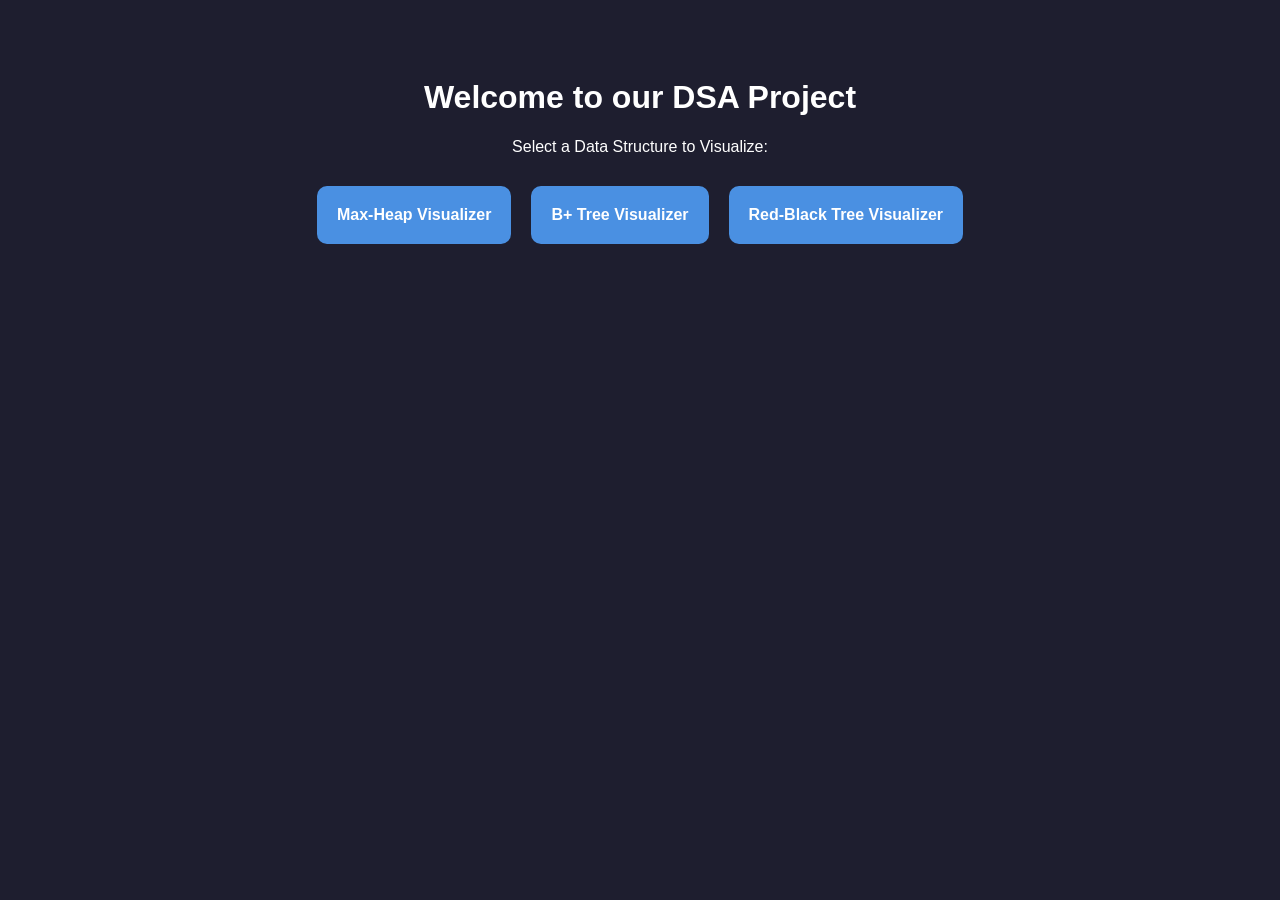
<file: index.html>
<!DOCTYPE html>
<html>
<head>
    <title>DSA Visualizer Suite</title>
    <style>
        body { font-family: sans-serif; background: #1e1e2f; color: white; text-align: center; padding: 50px; }
        .menu { display: flex; justify-content: center; gap: 20px; margin-top: 30px; }
        .btn { 
            padding: 20px; background: #4A90E2; color: white; 
            text-decoration: none; border-radius: 10px; font-weight: bold;
        }
        .btn:hover { background: #357abd; }
    </style>
</head>
<body>
    <h1>Welcome to our DSA Project</h1>
    <p>Select a Data Structure to Visualize:</p>
    
    <div class="menu">
        <a href="Heap/heap.html" class="btn">Max-Heap Visualizer</a>
        <a href="b+ tree/index.html" class="btn">B+ Tree Visualizer</a>
        <a href="red-black-tree/index.html" class="btn">Red-Black Tree Visualizer</a>
    </div>
</body>
</html>
</file>
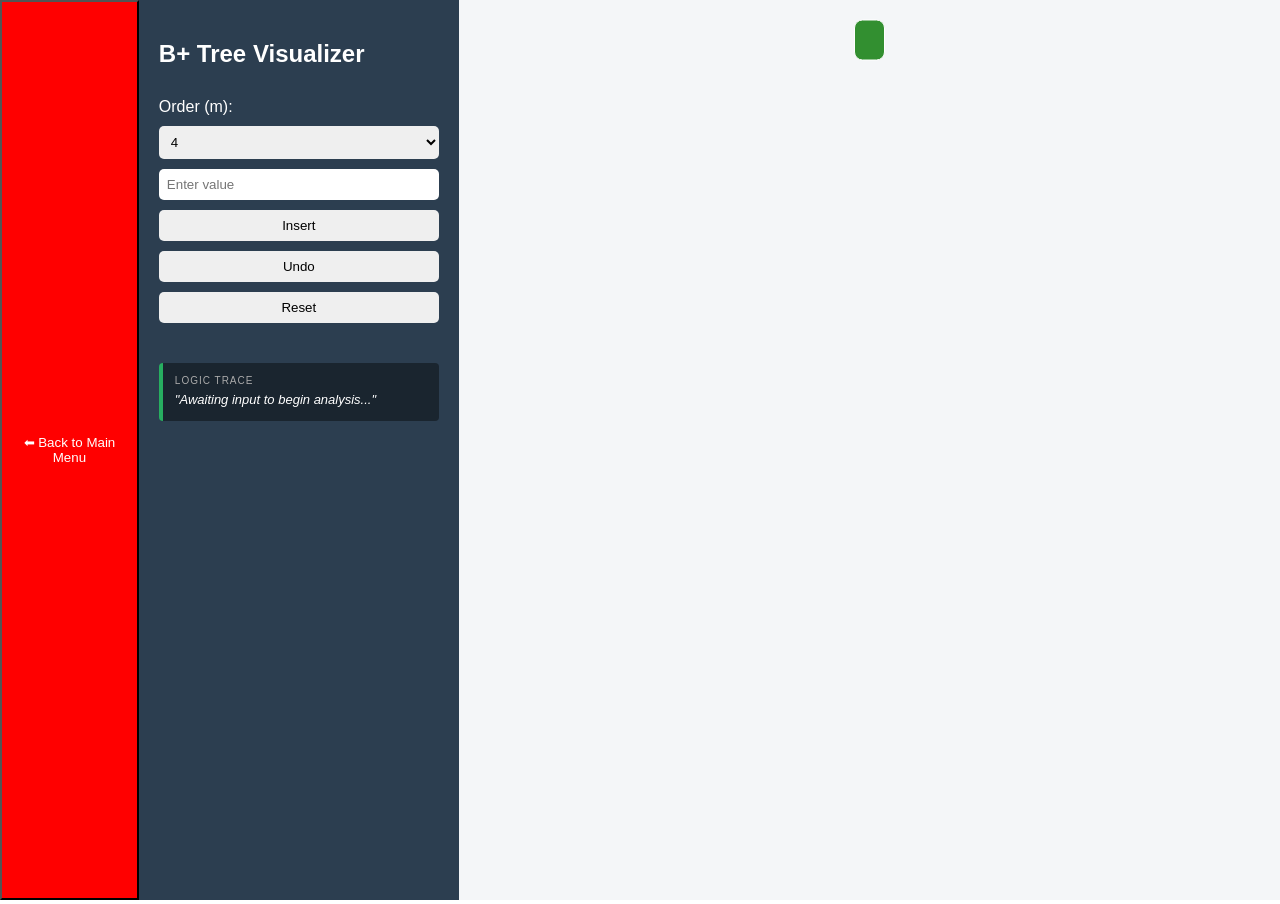
<file: b+ tree/index.html>
<!DOCTYPE html>
<html>
<head>
    <title>B+ Tree Visualizer</title>
    <link rel="stylesheet" href="style.css">
</head>
<body>
<button onclick="window.location.href='../dsaquest/index.html'" style="background:red; color:white; padding:10px;">
   ⬅ Back to Main Menu
</button>
<div class="container">
    <div class="sidebar">
        <h2>B+ Tree Visualizer</h2>

        <label>Order (m):</label>
        <select id="orderSelect">
            <option value="3">3</option>
            <option value="4" selected>4</option>
            <option value="5">5</option>
        </select>

        <input type="number" id="valueInput" placeholder="Enter value">
        <button id="insertBtn">Insert</button>
        <button id="undoBtn">Undo</button>
        <button id="resetBtn">Reset</button>
        
        <div id="logic-monitor" style="margin-top: 30px; padding: 12px; background: #1a252f; border-left: 4px solid #27ae60; border-radius: 4px;">
            <p style="color: #aaa; font-size: 10px; margin: 0 0 5px 0; font-family: 'Segoe UI', Tahoma, sans-serif; letter-spacing: 1px;">LOGIC TRACE</p>
            <div id="step-desc" style="color: #fff; font-size: 13px; font-family: 'Segoe UI', sans-serif; line-height: 1.4; font-style: italic;">
                "Awaiting input to begin analysis..."
            </div>
        </div>

        <div class="log" id="log"></div>
    </div> <div class="canvas-container">
        <svg id="treeCanvas"></svg>
    </div>
</div>

<script type="module" src="main.js"></script>

</body>
</html>
</file>
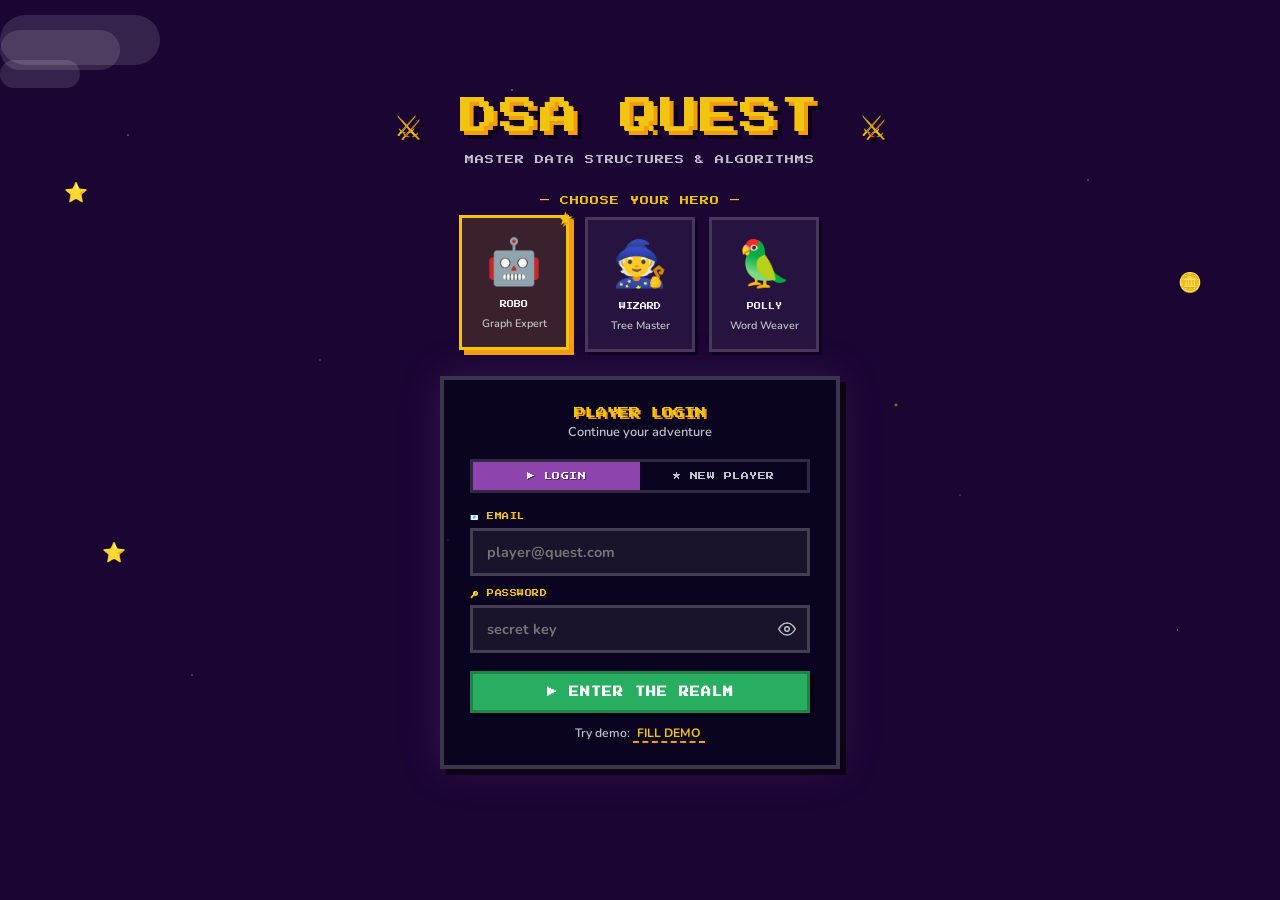
<file: dsaquest/index.html>
<!DOCTYPE html>
<html lang="en">
<head>
<meta charset="UTF-8">
<meta name="viewport" content="width=device-width, initial-scale=1.0">
<title>DSA Quest 🎮</title>
<link href="https://fonts.googleapis.com/css2?family=Press+Start+2P&family=Nunito:wght@400;600;700;800&display=swap" rel="stylesheet">
<style>
/* ═══════════════════════════════════════
   ROOT + RESET
═══════════════════════════════════════ */
*,*::before,*::after{box-sizing:border-box;margin:0;padding:0}
:root{
  --sky:#1a0533;--sky2:#2d0a5e;
  --ground:#4a2800;--ground2:#6b3c00;
  --brick:#c0392b;--brick2:#e74c3c;
  --coin:#f1c40f;--coin2:#f39c12;
  --green:#27ae60;--green2:#2ecc71;
  --blue:#2980b9;--blue2:#3498db;
  --purple:#8e44ad;--purple2:#9b59b6;
  --red:#e74c3c;--red2:#ff6b6b;
  --white:#ecf0f1;--dim:#bdc3c7;--dark:#1a0533;
  --pixel:2px;
  --font:'Press Start 2P',monospace;
  --body:'Nunito',sans-serif;
}
html,body{height:100%;overflow-x:hidden}
body{font-family:var(--body);background:var(--sky);color:var(--white);min-height:100vh}
button{font-family:var(--body);cursor:pointer}
input{font-family:var(--body)}
 
/* ═══════════════════════════════════════
   PIXEL STAR BACKGROUND
═══════════════════════════════════════ */
body::before{
  content:'';position:fixed;inset:0;z-index:0;pointer-events:none;
  background-image:
    radial-gradient(1px 1px at 10% 15%, rgba(255,255,255,.8) 0%, transparent 100%),
    radial-gradient(1px 1px at 25% 40%, rgba(255,255,255,.6) 0%, transparent 100%),
    radial-gradient(1px 1px at 40% 10%, rgba(255,255,255,.9) 0%, transparent 100%),
    radial-gradient(1px 1px at 60% 30%, rgba(255,255,255,.7) 0%, transparent 100%),
    radial-gradient(1px 1px at 75% 55%, rgba(255,255,255,.5) 0%, transparent 100%),
    radial-gradient(1px 1px at 85% 20%, rgba(255,255,255,.8) 0%, transparent 100%),
    radial-gradient(1px 1px at 92% 70%, rgba(255,255,255,.6) 0%, transparent 100%),
    radial-gradient(1px 1px at 15% 75%, rgba(255,255,255,.7) 0%, transparent 100%),
    radial-gradient(1px 1px at 50% 85%, rgba(255,255,255,.5) 0%, transparent 100%),
    radial-gradient(2px 2px at 35% 60%, rgba(241,196,15,.9) 0%, transparent 100%),
    radial-gradient(2px 2px at 70% 45%, rgba(241,196,15,.8) 0%, transparent 100%);
  animation:twinkle 4s ease-in-out infinite alternate;
}
@keyframes twinkle{0%{opacity:.7}100%{opacity:1}}
 
/* ═══════════════════════════════════════
   PAGE SYSTEM
═══════════════════════════════════════ */
.page{display:none;flex-direction:column;min-height:100vh;position:relative;z-index:1}
.page.active{display:flex}
 
/* ═══════════════════════════════════════
   PIXEL HELPERS
═══════════════════════════════════════ */
.pixel-border{
  image-rendering:pixelated;
  border:4px solid;
  box-shadow:4px 4px 0 rgba(0,0,0,.5);
}
.pixel-btn{
  font-family:var(--font);font-size:10px;
  border:3px solid rgba(0,0,0,.4);
  box-shadow:3px 3px 0 rgba(0,0,0,.4);
  padding:10px 20px;cursor:pointer;
  transition:transform .1s,box-shadow .1s;
  text-transform:uppercase;letter-spacing:1px;
  display:inline-block;
}
.pixel-btn:hover{transform:translate(-1px,-1px);box-shadow:4px 4px 0 rgba(0,0,0,.4)}
.pixel-btn:active{transform:translate(2px,2px);box-shadow:1px 1px 0 rgba(0,0,0,.4)}
.btn-gold{background:var(--coin);color:var(--dark);border-color:var(--coin2)}
.btn-green{background:var(--green);color:white;border-color:#1e8449}
.btn-blue{background:var(--blue);color:white;border-color:#1f618d}
.btn-red{background:var(--red);color:white;border-color:#c0392b}
.btn-purple{background:var(--purple);color:white;border-color:#6c3483}
.btn-gray{background:#7f8c8d;color:white;border-color:#5d6d7e}
 
/* ═══════════════════════════════════════
   FLOATING CLOUDS
═══════════════════════════════════════ */
.clouds{position:fixed;top:0;left:0;width:100%;height:200px;pointer-events:none;z-index:0;overflow:hidden}
.cloud{position:absolute;background:rgba(255,255,255,.12);border-radius:50px;animation:cloudMove linear infinite}
@keyframes cloudMove{from{transform:translateX(-200px)}to{transform:translateX(110vw)}}
 
/* ground strip removed */
 
/* ═══════════════════════════════════════
   FLOATING COINS  (decorative)
═══════════════════════════════════════ */
.fcoin{
  position:fixed;font-size:1.2rem;pointer-events:none;z-index:2;
  animation:coinFloat 3s ease-in-out infinite;
}
@keyframes coinFloat{0%,100%{transform:translateY(0)}50%{transform:translateY(-12px)}}
 
/* ═══════════════════════════════════════
   TOAST
═══════════════════════════════════════ */
#toast{
  position:fixed;top:20px;left:50%;transform:translateX(-50%) translateY(-80px);
  background:var(--coin);color:var(--dark);
  font-family:var(--font);font-size:9px;
  padding:10px 20px;border:3px solid var(--coin2);
  box-shadow:4px 4px 0 rgba(0,0,0,.5);
  z-index:999;transition:transform .3s cubic-bezier(.16,1,.3,1);
  white-space:nowrap;
}
#toast.show{transform:translateX(-50%) translateY(0)}
 
/* ═══════════════════════════════════════
   CONFETTI
═══════════════════════════════════════ */
.cf-bit{position:fixed;pointer-events:none;z-index:998;
  animation:cffall var(--dur,2s) ease-in forwards}
@keyframes cffall{
  0%{transform:translateY(-10px) rotate(0);opacity:1}
  100%{transform:translateY(105vh) rotate(720deg);opacity:0}
}
 
/* ═══════════════════════════════════════
   AUTH PAGE  — Mario-style
═══════════════════════════════════════ */
#auth-page{
  align-items:center;justify-content:center;
  padding:20px 20px 60px;
  min-height:100vh;
}
 
/* Big pixel game title */
.game-title-wrap{text-align:center;margin-bottom:32px;position:relative}
.game-title{
  font-family:var(--font);font-size:clamp(1.4rem,4vw,2.4rem);
  color:var(--coin);
  text-shadow:4px 4px 0 var(--coin2),8px 8px 0 rgba(0,0,0,.5);
  display:block;line-height:1.4;letter-spacing:2px;
  animation:titleBounce 2s ease-in-out infinite;
}
@keyframes titleBounce{0%,100%{transform:translateY(0)}50%{transform:translateY(-6px)}}
.game-subtitle{
  font-family:var(--font);font-size:9px;color:var(--white);
  margin-top:10px;display:block;letter-spacing:1px;opacity:.8;
}
 
/* Character picker */
.char-pick-title{font-family:var(--font);font-size:9px;color:var(--coin);text-align:center;margin-bottom:12px;letter-spacing:1px}
.char-row{display:flex;gap:14px;justify-content:center;margin-bottom:24px;flex-wrap:wrap}
.char-card{
  background:rgba(255,255,255,.06);
  border:3px solid rgba(255,255,255,.15);
  border-radius:0;
  padding:14px 16px;width:110px;text-align:center;cursor:pointer;
  transition:all .15s;position:relative;
  box-shadow:3px 3px 0 rgba(0,0,0,.4);
}
.char-card:hover{transform:translate(-2px,-2px);box-shadow:5px 5px 0 rgba(0,0,0,.4)}
.char-card.selected{
  border-color:var(--coin);background:rgba(241,196,15,.15);
  transform:translate(-2px,-2px);box-shadow:5px 5px 0 var(--coin2);
}
.char-card.selected::after{
  content:'★';position:absolute;top:-12px;right:-8px;
  font-size:1.2rem;color:var(--coin);
  text-shadow:2px 2px 0 var(--coin2);
}
.char-emoji{font-size:2.8rem;display:block;margin-bottom:8px;animation:charHop 1.8s ease-in-out infinite}
.char-card:nth-child(2) .char-emoji{animation-delay:.3s}
.char-card:nth-child(3) .char-emoji{animation-delay:.6s}
@keyframes charHop{0%,100%{transform:translateY(0)}50%{transform:translateY(-7px)}}
.char-name{font-family:var(--font);font-size:7px;color:var(--white);display:block;margin-bottom:3px}
.char-role{font-size:.68rem;color:var(--dim);font-weight:600}
 
/* Auth panel */
.auth-panel{
  width:100%;max-width:400px;
  background:rgba(10,5,30,.88);
  border:4px solid rgba(255,255,255,.2);
  box-shadow:6px 6px 0 rgba(0,0,0,.6),0 0 40px rgba(155,89,182,.2);
  padding:28px 26px 24px;
}
.auth-panel-title{
  font-family:var(--font);font-size:11px;color:var(--coin);
  text-align:center;margin-bottom:4px;
  text-shadow:2px 2px 0 var(--coin2);
}
.auth-panel-sub{text-align:center;color:var(--dim);font-size:.8rem;font-weight:600;margin-bottom:18px}
 
/* tab row */
.auth-tabs{display:flex;gap:0;margin-bottom:20px;border:3px solid rgba(255,255,255,.15)}
.auth-tab{
  flex:1;padding:10px;border:none;background:transparent;
  font-family:var(--font);font-size:8px;color:var(--dim);
  cursor:pointer;transition:all .2s;letter-spacing:.5px;
}
.auth-tab.on{background:var(--purple);color:var(--white);text-shadow:1px 1px 0 rgba(0,0,0,.4)}
 
/* form fields */
.fg{margin-bottom:14px}
.fg label{display:block;font-family:var(--font);font-size:7px;color:var(--coin);margin-bottom:6px;letter-spacing:.5px}
.fg input{
  width:100%;padding:11px 14px;
  background:rgba(255,255,255,.06);
  border:3px solid rgba(255,255,255,.18);
  color:var(--white);font-size:.9rem;font-weight:700;outline:none;
  transition:border-color .2s;
  border-radius:0;
}
.fg input:focus{border-color:var(--coin)}
.pw-wrap{position:relative}
.pw-wrap input{padding-right:44px}
.eye-btn{
  position:absolute;right:10px;top:50%;transform:translateY(-50%);
  border:none;background:transparent;color:var(--dim);cursor:pointer;
  padding:4px;display:flex;align-items:center;transition:color .2s;
}
.eye-btn:hover{color:var(--coin)}
.eye-btn svg{width:18px;height:18px;fill:none;stroke:currentColor;stroke-width:2;stroke-linecap:round;stroke-linejoin:round}
 
/* auth button */
.btn-auth{
  width:100%;padding:13px;border:none;
  background:var(--green);
  color:white;font-family:var(--font);font-weight:700;font-size:10px;
  border:3px solid #1e8449;box-shadow:4px 4px 0 rgba(0,0,0,.4);
  transition:all .15s;letter-spacing:1px;cursor:pointer;margin-top:4px;
}
.btn-auth:hover{transform:translate(-1px,-1px);box-shadow:5px 5px 0 rgba(0,0,0,.4)}
.btn-auth:active{transform:translate(2px,2px);box-shadow:1px 1px 0 rgba(0,0,0,.4)}
 
.auth-msg{padding:9px 13px;font-family:var(--font);font-size:7px;
  margin-bottom:12px;display:none;letter-spacing:.5px}
.auth-msg.err{background:rgba(231,76,60,.2);border:2px solid var(--red);color:#ff9999}
.auth-msg.ok{background:rgba(39,174,96,.15);border:2px solid var(--green);color:#aaffcc}
.demo-row{text-align:center;margin-top:12px;font-size:.76rem;color:var(--dim);font-weight:600}
.demo-link{
  color:var(--coin);cursor:pointer;border-bottom:2px dashed var(--coin2);
  padding:0 4px;font-weight:700;transition:color .2s;
}
.demo-link:hover{color:var(--white)}
 
/* ═══════════════════════════════════════
   HOME — WORLD MAP
═══════════════════════════════════════ */
#home-page{padding-bottom:60px}
 
.world-topbar{
  display:flex;align-items:center;gap:14px;padding:0 22px;height:54px;
  background:rgba(10,3,24,.92);border-bottom:3px solid rgba(255,255,255,.1);
  position:sticky;top:0;z-index:200;
}
.world-topbar .t-logo{
  font-family:var(--font);font-size:11px;color:var(--coin);
  text-shadow:2px 2px 0 var(--coin2);white-space:nowrap;
}
.player-chip{display:flex;align-items:center;gap:9px}
.player-avatar{font-size:1.5rem;width:34px;height:34px;
  background:rgba(255,255,255,.08);border:2px solid rgba(255,255,255,.18);
  display:grid;place-items:center;}
.player-name{font-family:var(--font);font-size:8px;color:var(--white)}
.player-lvl{font-size:.68rem;color:var(--dim);font-weight:700}
 
.stat-pill{display:flex;align-items:center;gap:5px;padding:5px 11px;
  background:rgba(255,255,255,.07);border:2px solid rgba(255,255,255,.12);
  font-family:var(--font);font-size:8px}
.stat-pill .sv{color:var(--coin)}
 
/* XP bar in topbar */
.xp-mini{display:flex;align-items:center;gap:6px;min-width:120px}
.xp-bar-wrap{flex:1;height:7px;background:rgba(255,255,255,.1);border:1px solid rgba(255,255,255,.18);overflow:hidden}
.xp-bar-fill{height:100%;background:linear-gradient(90deg,var(--purple2),var(--coin));transition:width .6s}
.xp-txt{font-family:var(--font);font-size:6px;color:var(--dim);white-space:nowrap}
 
/* World map hero section */
.world-hero{
  text-align:center;padding:36px 20px 24px;
  background:linear-gradient(180deg,transparent,rgba(45,10,94,.4));
}
.world-hero h1{
  font-family:var(--font);font-size:clamp(1.1rem,3vw,1.8rem);
  color:var(--coin);text-shadow:3px 3px 0 var(--coin2),5px 5px 0 rgba(0,0,0,.4);
  margin-bottom:10px;line-height:1.5;
}
.world-hero p{font-size:.9rem;color:var(--dim);max-width:500px;margin:0 auto;font-weight:600}
 
/* World stats row */
.world-stats{
  display:flex;gap:0;background:rgba(0,0,0,.3);
  border-top:2px solid rgba(255,255,255,.08);
  border-bottom:2px solid rgba(255,255,255,.08);
}
.wstat{flex:1;padding:11px 8px;text-align:center;border-right:1px solid rgba(255,255,255,.06)}
.wstat:last-child{border-right:none}
.wstat-val{font-family:var(--font);font-size:1.2rem}
.wstat-lbl{font-family:var(--font);font-size:6px;color:var(--dim);margin-top:3px;letter-spacing:.5px}
 
/* Quest cards — world map style */
.quests-area{padding:28px 20px 20px;max-width:900px;margin:0 auto;width:100%}
.quests-label{font-family:var(--font);font-size:9px;color:var(--dim);
  text-align:center;margin-bottom:20px;letter-spacing:1px}
 
.quest-card{
  background:rgba(10,5,30,.85);
  border:4px solid rgba(255,255,255,.12);
  box-shadow:5px 5px 0 rgba(0,0,0,.5);
  margin-bottom:20px;cursor:pointer;
  transition:transform .15s,box-shadow .15s,border-color .15s;
  position:relative;overflow:hidden;
}
.quest-card:hover{transform:translate(-3px,-3px);box-shadow:8px 8px 0 rgba(0,0,0,.5)}
.quest-card.qc-rbt{border-color:rgba(231,76,60,.5)}
.quest-card.qc-rbt:hover{border-color:var(--red2);box-shadow:8px 8px 0 rgba(231,76,60,.3)}
.quest-card.qc-trie{border-color:rgba(52,152,219,.5)}
.quest-card.qc-trie:hover{border-color:var(--blue2);box-shadow:8px 8px 0 rgba(52,152,219,.3)}
.quest-card.qc-graph{border-color:rgba(39,174,96,.5)}
.quest-card.qc-graph:hover{border-color:var(--green2);box-shadow:8px 8px 0 rgba(39,174,96,.3)}
.quest-card.locked{opacity:.5;cursor:not-allowed}
.quest-card.locked:hover{transform:none;box-shadow:5px 5px 0 rgba(0,0,0,.5)}
 
.qc-banner{padding:20px 22px;display:flex;align-items:center;gap:18px;
  border-bottom:2px solid rgba(255,255,255,.07);position:relative}
.qc-banner::before{content:'';position:absolute;inset:0;opacity:.04;pointer-events:none}
.qc-rbt .qc-banner::before{background:var(--red)}
.qc-trie .qc-banner::before{background:var(--blue)}
.qc-graph .qc-banner::before{background:var(--green)}
 
.qc-icon{font-size:3rem;flex-shrink:0}
.qc-name{font-family:var(--font);font-size:14px;margin-bottom:5px}
.qc-rbt .qc-name{color:var(--red2)}
.qc-trie .qc-name{color:var(--blue2)}
.qc-graph .qc-name{color:var(--green2)}
.qc-desc{font-size:.85rem;color:var(--dim);line-height:1.6;font-weight:600;max-width:500px}
.qc-meta{margin-left:auto;display:flex;flex-direction:column;align-items:flex-end;gap:8px;flex-shrink:0}
.qc-xp{font-family:var(--font);font-size:8px;padding:4px 12px;
  border:2px solid;color:var(--coin);border-color:var(--coin2);
  background:rgba(241,196,15,.1);}
.qc-lock{font-family:var(--font);font-size:7px;color:var(--dim);
  padding:4px 10px;border:2px solid rgba(255,255,255,.15)}
.qc-stars{font-size:1.1rem;letter-spacing:2px}
 
/* mission chips */
.qc-missions{padding:12px 18px;display:flex;gap:8px;flex-wrap:wrap}
.mc{display:flex;align-items:center;gap:6px;padding:5px 12px;
  background:rgba(255,255,255,.04);border:1.5px solid rgba(255,255,255,.1);
  font-family:var(--font);font-size:6.5px;letter-spacing:.3px}
.mc .mcd{width:7px;height:7px;flex-shrink:0;background:rgba(255,255,255,.2)}
.mc.done .mcd{background:var(--green2);box-shadow:0 0 6px var(--green)}
.mc.done{border-color:rgba(39,174,96,.3);color:var(--green2)}
 
/* badge wall */
.badge-wall{padding:0 20px 32px;max-width:900px;margin:0 auto;width:100%}
.bw-title{font-family:var(--font);font-size:8px;color:var(--dim);
  margin-bottom:12px;letter-spacing:.8px}
.bw-grid{display:flex;flex-wrap:wrap;gap:7px}
.bw-chip{display:flex;align-items:center;gap:6px;padding:5px 12px;
  border:2px solid;font-family:var(--font);font-size:6px;
  transition:all .2s;letter-spacing:.3px}
.bw-chip.earned{border-color:rgba(241,196,15,.4);color:var(--coin);background:rgba(241,196,15,.06)}
.bw-chip.earned:hover{background:rgba(241,196,15,.14);transform:translate(-1px,-1px)}
.bw-chip.locked{border-color:rgba(255,255,255,.06);color:rgba(255,255,255,.2);filter:grayscale(1)}
 
/* ═══════════════════════════════════════
   GAME TOPBAR (in-game)
═══════════════════════════════════════ */
.game-topbar{
  display:flex;align-items:center;gap:12px;padding:0 18px;height:52px;
  background:rgba(10,3,24,.95);border-bottom:3px solid rgba(255,255,255,.1);
  position:sticky;top:0;z-index:200;flex-wrap:wrap;
}
.game-score{display:flex;align-items:center;gap:10px}
.gscore-item{font-family:var(--font);font-size:8px;display:flex;align-items:center;gap:5px}
.gscore-item .sv{color:var(--coin)}
 
/* HUD game bar */
.game-hud{
  display:flex;align-items:center;gap:12px;padding:6px 18px;
  background:rgba(45,10,94,.6);border-bottom:2px solid rgba(255,255,255,.08);
  flex-wrap:wrap;
}
.hud-lvl{font-family:var(--font);font-size:7px;color:var(--coin);
  padding:3px 9px;border:2px solid var(--coin2);background:rgba(241,196,15,.1)}
.hud-xp-bar{flex:1;height:6px;background:rgba(255,255,255,.08);
  border:1px solid rgba(255,255,255,.15);max-width:140px;overflow:hidden}
.hud-xp-fill{height:100%;background:linear-gradient(90deg,var(--purple2),var(--coin));transition:width .6s}
.hud-xp-txt{font-family:var(--font);font-size:6px;color:var(--dim);white-space:nowrap}
 
/* ═══════════════════════════════════════
   PROGRESS BAR
═══════════════════════════════════════ */
.prog-bar{height:4px;background:rgba(255,255,255,.08);flex-shrink:0}
.prog-fill{height:100%;background:linear-gradient(90deg,var(--purple2),var(--coin));width:0%;transition:width .4s}
 
/* ═══════════════════════════════════════
   RED-BLACK TREE GAME
═══════════════════════════════════════ */
#rbt-game-page{background:linear-gradient(180deg,#1a0533,#2d0a14)}
 
.rbt-layout{display:grid;grid-template-columns:1fr 300px;flex:1;height:calc(100vh - 120px);overflow:hidden}
.rbt-canvas-area{position:relative;overflow:hidden;background:rgba(0,0,0,.3)}
.rbt-canvas-area svg{display:block;width:100%;height:100%}
 
.rbt-sidebar{display:flex;flex-direction:column;overflow:hidden;
  background:rgba(10,3,24,.92);border-left:3px solid rgba(255,255,255,.08)}
 
/* Scenario info box */
.scenario-box{padding:14px;border-bottom:2px solid rgba(255,255,255,.08);
  background:rgba(45,10,94,.4);flex-shrink:0}
.scenario-title{font-family:var(--font);font-size:9px;color:var(--red2);margin-bottom:6px}
.scenario-desc{font-size:.8rem;color:var(--dim);line-height:1.6;font-weight:600}
 
/* Mascot bubble */
.mascot-zone{padding:12px;border-bottom:2px solid rgba(255,255,255,.08);
  display:flex;gap:10px;align-items:flex-start;flex-shrink:0;background:rgba(0,0,0,.2)}
.mascot-em{font-size:2rem;flex-shrink:0;animation:bob 2.5s ease-in-out infinite}
@keyframes bob{0%,100%{transform:translateY(0) rotate(-4deg)}50%{transform:translateY(-5px) rotate(4deg)}}
.bubble{background:rgba(255,255,255,.06);border:2px solid rgba(255,255,255,.12);
  border-radius:12px 12px 12px 2px;padding:9px 11px;font-size:.8rem;
  line-height:1.5;color:var(--white);font-weight:500;min-height:52px}
 
/* Controls */
.controls-panel{padding:14px;border-bottom:2px solid rgba(255,255,255,.08);flex-shrink:0}
.ctrl-title{font-family:var(--font);font-size:7px;color:var(--coin);margin-bottom:10px;letter-spacing:.5px}
.ctrl-row{display:flex;gap:7px;flex-wrap:wrap;margin-bottom:8px}
 
/* Step log */
.step-log{flex:1;overflow-y:auto;padding:10px;display:flex;flex-direction:column;gap:5px}
.step-log::-webkit-scrollbar{width:3px}
.step-log::-webkit-scrollbar-thumb{background:rgba(155,89,182,.3)}
.log-item{padding:6px 10px;font-size:.76rem;line-height:1.5;color:var(--dim);
  border-left:3px solid transparent;background:rgba(255,255,255,.03);
  animation:liIn .2s ease-out both}
.log-item.hi{border-left-color:var(--coin);color:var(--white);background:rgba(241,196,15,.04)}
.log-item.ok{border-left-color:var(--green);color:#aaffcc;background:rgba(39,174,96,.04)}
.log-item.err{border-left-color:var(--red);color:#ffaaaa;background:rgba(231,76,60,.04)}
@keyframes liIn{from{opacity:0;transform:translateX(6px)}to{opacity:1;transform:none}}
 
/* Status bar */
.status-bar{display:flex;align-items:center;gap:8px;padding:7px 14px;
  background:rgba(0,0,0,.3);border-top:2px solid rgba(255,255,255,.06);
  font-family:var(--font);font-size:7px;color:var(--dim);flex-shrink:0}
.sdot{width:7px;height:7px;background:var(--green2);box-shadow:0 0 6px var(--green);flex-shrink:0}
.sdot.busy{background:var(--coin);box-shadow:0 0 6px var(--coin);animation:bl .6s infinite}
@keyframes bl{50%{opacity:.2}}
 
/* RBT node styles */
.rbt-node-red{fill:#c0392b;stroke:#ff6b6b;stroke-width:3}
.rbt-node-blk{fill:#1a0533;stroke:rgba(155,89,182,.6);stroke-width:2}
.rbt-node-nil{fill:#0d0020;stroke:rgba(155,89,182,.2);stroke-width:1.2;stroke-dasharray:4,3}
.rbt-edge{stroke:rgba(155,89,182,.3);stroke-width:1.8;fill:none}
.rbt-lbl{fill:#fff;font-family:'Press Start 2P',monospace;font-size:11px;dominant-baseline:middle;text-anchor:middle;pointer-events:none}
.rbt-nil-lbl{fill:rgba(155,89,182,.4);font-size:7px;dominant-baseline:middle;text-anchor:middle}
.hl-viol{stroke:var(--coin)!important;stroke-width:4.5!important;filter:drop-shadow(0 0 8px rgba(241,196,15,.7))}
.hl-sel{stroke:var(--blue2)!important;stroke-width:4!important;filter:drop-shadow(0 0 8px rgba(52,152,219,.7))}
.hl-ok{stroke:var(--green2)!important;stroke-width:4!important;filter:drop-shadow(0 0 8px rgba(39,174,96,.7))}
 
/* ═══════════════════════════════════════
   TRIE GAME
═══════════════════════════════════════ */
#trie-game-page{background:linear-gradient(180deg,#0a1628,#0d2440)}
.trie-layout{display:grid;grid-template-columns:1fr 300px;flex:1;height:calc(100vh - 120px);overflow:hidden}
.trie-canvas-area{position:relative;overflow:hidden;background:rgba(0,0,0,.3)}
.trie-canvas-area svg{width:100%;height:100%}
 
/* Letter tiles */
.letter-bank{padding:14px;border-bottom:2px solid rgba(255,255,255,.08);flex-shrink:0;background:rgba(10,20,50,.4)}
.lb-title{font-family:var(--font);font-size:7px;color:var(--blue2);margin-bottom:8px}
.lb-tiles{display:flex;flex-wrap:wrap;gap:7px}
.letter-tile{
  width:38px;height:38px;display:grid;place-items:center;
  background:var(--blue);border:3px solid #1f618d;
  box-shadow:3px 3px 0 rgba(0,0,0,.4);
  font-family:var(--font);font-size:13px;color:white;
  cursor:pointer;transition:all .12s;user-select:none;
}
.letter-tile:hover{transform:translate(-2px,-2px);box-shadow:5px 5px 0 rgba(0,0,0,.4)}
.letter-tile:active{transform:translate(1px,1px);box-shadow:1px 1px 0 rgba(0,0,0,.4)}
.letter-tile.used{opacity:.3;cursor:not-allowed;pointer-events:none}
 
/* Word display area */
.word-display{padding:10px 14px;background:rgba(0,0,0,.25);border-bottom:2px solid rgba(255,255,255,.08);flex-shrink:0}
.wd-label{font-family:var(--font);font-size:6.5px;color:var(--dim);margin-bottom:6px}
.wd-letters{display:flex;gap:5px;min-height:40px;align-items:center;flex-wrap:wrap}
.wd-slot{
  width:36px;height:36px;display:grid;place-items:center;
  background:rgba(52,152,219,.15);border:2px solid rgba(52,152,219,.4);
  font-family:var(--font);font-size:11px;color:var(--blue2);
  cursor:pointer;transition:all .15s;
}
.wd-slot:hover{background:rgba(231,76,60,.15);border-color:var(--red2);color:var(--red2)}
.wd-placeholder{font-family:var(--font);font-size:7px;color:rgba(255,255,255,.2);letter-spacing:.5px}
 
/* word list */
.word-list{padding:8px 14px;border-bottom:2px solid rgba(255,255,255,.08);flex-shrink:0}
.wl-title{font-family:var(--font);font-size:6.5px;color:var(--dim);margin-bottom:6px}
.wl-chips{display:flex;flex-wrap:wrap;gap:5px}
.wl-chip{padding:3px 9px;border:2px solid rgba(52,152,219,.3);
  font-family:var(--font);font-size:6.5px;color:var(--blue2);background:rgba(52,152,219,.06)}
.wl-chip.done{border-color:rgba(39,174,96,.4);color:var(--green2);background:rgba(39,174,96,.06)}
 
/* trie svg */
.trie-edge{stroke:rgba(52,152,219,.3);stroke-width:1.8}
.trie-edge.hl{stroke:var(--green2)!important;stroke-width:3!important;filter:drop-shadow(0 0 5px rgba(39,174,96,.5))}
.trie-node-circle{fill:rgba(26,26,68,.95);stroke:rgba(52,152,219,.5);stroke-width:2}
.trie-node-circle.eow{fill:rgba(241,196,15,.2);stroke:var(--coin);stroke-width:3}
.trie-node-circle.hl-insert{stroke:var(--green2)!important;stroke-width:3.5!important;filter:drop-shadow(0 0 8px rgba(39,174,96,.7))}
.trie-node-circle.hl-search{stroke:var(--coin)!important;stroke-width:3.5!important;filter:drop-shadow(0 0 8px rgba(241,196,15,.7))}
.trie-char{fill:rgba(52,152,219,.8);font-family:'Press Start 2P',monospace;font-size:10px;dominant-baseline:middle;text-anchor:middle;pointer-events:none}
.trie-lbl{fill:#fff;font-family:'Press Start 2P',monospace;font-size:12px;dominant-baseline:middle;text-anchor:middle;pointer-events:none}
.eow-dot{fill:var(--coin);stroke:var(--coin2);stroke-width:1.5}
 
/* ═══════════════════════════════════════
   GRAPH GAME
═══════════════════════════════════════ */
#graph-game-page{background:linear-gradient(180deg,#0a2810,#0d3b18)}
.graph-layout{display:grid;grid-template-columns:1fr 300px;flex:1;height:calc(100vh - 120px);overflow:hidden}
.graph-canvas-area{position:relative;overflow:hidden;background:rgba(0,0,0,.3)}
.graph-canvas-area svg{width:100%;height:100%}
 
/* algo mode strip */
.algo-strip{padding:10px 16px;background:rgba(39,174,96,.1);border-bottom:2px solid rgba(39,174,96,.2);
  display:flex;align-items:center;gap:12px;flex-shrink:0}
.algo-strip-name{font-family:var(--font);font-size:9px;color:var(--green2)}
.algo-strip-desc{font-size:.78rem;color:var(--dim);font-weight:600}
 
/* graph node classes */
.gn-unvisited{fill:#0d3b18;stroke:rgba(39,174,96,.5);stroke-width:2.5}
.gn-start{fill:#0b5394;stroke:var(--blue2);stroke-width:3}
.gn-queue{fill:#6c3483;stroke:var(--purple2);stroke-width:3}
.gn-visiting{fill:#7d6608;stroke:var(--coin);stroke-width:3}
.gn-visited{fill:#145a32;stroke:var(--green2);stroke-width:3}
.gn-wrong{fill:#7b241c;stroke:var(--red2);stroke-width:3;animation:wrongShake .3s ease both}
@keyframes wrongShake{0%,100%{transform:none}25%{transform:translateX(-4px)}75%{transform:translateX(4px)}}
.ge-normal{stroke:rgba(39,174,96,.2);stroke-width:2;fill:none}
.ge-active{stroke:var(--green2);stroke-width:3;fill:none;filter:drop-shadow(0 0 4px rgba(39,174,96,.5))}
.gn-lbl{fill:white;font-family:'Press Start 2P',monospace;font-size:12px;dominant-baseline:middle;text-anchor:middle;pointer-events:none}
.gnw-lbl{fill:rgba(241,196,15,.9);font-family:'Press Start 2P',monospace;font-size:9px;dominant-baseline:middle;text-anchor:middle;pointer-events:none}
 
/* queue display */
.ds-strip{padding:7px 14px;background:rgba(0,0,0,.25);border-bottom:2px solid rgba(255,255,255,.08);
  display:flex;align-items:center;gap:8px;overflow-x:auto;min-height:38px;flex-shrink:0}
.ds-lbl{font-family:var(--font);font-size:6.5px;color:var(--dim);white-space:nowrap}
.ds-items{display:flex;gap:4px}
.ds-cell{padding:3px 8px;border:2px solid rgba(39,174,96,.4);
  font-family:var(--font);font-size:7px;color:var(--green2);background:rgba(39,174,96,.08);
  animation:cellPop .2s ease both}
@keyframes cellPop{from{opacity:0;transform:scale(.6)}to{opacity:1;transform:scale(1)}}
.ds-cell.stk{border-color:rgba(155,89,182,.4);color:var(--purple2);background:rgba(155,89,182,.08)}
 
/* click order display */
.click-order{padding:7px 14px;background:rgba(0,0,0,.15);border-bottom:2px solid rgba(255,255,255,.06);
  display:flex;align-items:center;gap:8px;flex-shrink:0}
.co-lbl{font-family:var(--font);font-size:6.5px;color:var(--dim)}
.co-items{display:flex;gap:4px;flex-wrap:wrap}
.co-item{width:26px;height:26px;display:grid;place-items:center;
  border:2px solid rgba(241,196,15,.4);font-family:var(--font);font-size:8px;
  color:var(--coin);background:rgba(241,196,15,.06);
  animation:cellPop .2s ease both}
 
/* ═══════════════════════════════════════
   QUESTION MODAL  (in-game challenge)
═══════════════════════════════════════ */
.q-overlay{
  position:fixed;inset:0;background:rgba(0,0,0,.82);z-index:500;
  display:none;align-items:center;justify-content:center;
  backdrop-filter:blur(6px);padding:20px;
}
.q-overlay.open{display:flex;animation:fadeIn .25s ease both}
.q-box{
  background:rgba(10,5,30,.97);border:4px solid var(--coin);
  box-shadow:8px 8px 0 rgba(241,196,15,.2),0 0 60px rgba(155,89,182,.3);
  padding:28px;max-width:480px;width:100%;
  animation:qPop .35s cubic-bezier(.16,1,.3,1) both;
}
@keyframes qPop{from{opacity:0;transform:scale(.85)}to{opacity:1;transform:scale(1)}}
.q-title{font-family:var(--font);font-size:10px;color:var(--coin);
  margin-bottom:6px;text-shadow:2px 2px 0 var(--coin2)}
.q-sub{font-size:.8rem;color:var(--dim);margin-bottom:16px;font-weight:600;line-height:1.5}
.q-opts{display:flex;flex-direction:column;gap:8px;margin-bottom:14px}
.q-opt{padding:10px 14px;border:2px solid rgba(255,255,255,.15);background:rgba(255,255,255,.04);
  color:var(--white);font-weight:700;font-size:.86rem;text-align:left;
  cursor:pointer;transition:all .18s}
.q-opt:hover{border-color:var(--coin);background:rgba(241,196,15,.06)}
.q-opt.correct{border-color:var(--green2);background:rgba(39,174,96,.12);color:#aaffcc}
.q-opt.wrong{border-color:var(--red2);background:rgba(231,76,60,.1);color:#ffaaaa}
.q-fb{padding:10px 13px;font-size:.82rem;font-weight:600;line-height:1.5;margin-bottom:10px}
.q-fb.win{background:rgba(39,174,96,.1);border-left:3px solid var(--green2);color:#aaffcc}
.q-fb.lose{background:rgba(231,76,60,.09);border-left:3px solid var(--red2);color:#ffaaaa}
.q-close{font-family:var(--font);font-size:8px;padding:9px 22px;border:2px solid var(--coin);
  background:rgba(241,196,15,.15);color:var(--coin);cursor:pointer;transition:all .18s}
.q-close:hover{background:var(--coin);color:var(--dark)}
 
/* ═══════════════════════════════════════
   LEVEL UP OVERLAY
═══════════════════════════════════════ */
.lvlup-overlay{display:none;position:fixed;inset:0;background:rgba(0,0,0,.88);
  z-index:700;align-items:center;justify-content:center;backdrop-filter:blur(14px)}
.lvlup-overlay.open{display:flex;animation:fadeIn .3s ease both}
.lvlup-box{background:rgba(10,5,30,.98);border:5px solid var(--coin);
  box-shadow:8px 8px 0 var(--coin2),0 0 80px rgba(241,196,15,.25);
  padding:44px 40px;text-align:center;max-width:400px;width:92%;
  animation:qPop .6s cubic-bezier(.16,1,.3,1) both}
.lvlup-emoji{font-size:4rem;display:block;margin-bottom:12px;animation:spinPop .6s ease both .2s}
@keyframes spinPop{from{transform:scale(0) rotate(-180deg)}to{transform:scale(1) rotate(0)}}
.lvlup-title{font-family:var(--font);font-size:1.4rem;color:var(--coin);
  text-shadow:3px 3px 0 var(--coin2);margin-bottom:8px;line-height:1.4}
.lvlup-name{font-family:var(--font);font-size:11px;color:var(--purple2);margin-bottom:10px}
.lvlup-perk{font-size:.85rem;color:var(--dim);margin-bottom:22px;font-weight:600}
.lvlup-ok{font-family:var(--font);font-size:9px;padding:12px 28px;border:3px solid #1e8449;
  background:var(--green);color:white;cursor:pointer;
  box-shadow:4px 4px 0 rgba(0,0,0,.4);transition:all .15s}
.lvlup-ok:hover{transform:translate(-2px,-2px);box-shadow:6px 6px 0 rgba(0,0,0,.4)}
 
/* badge popup */
.badge-pop{position:fixed;bottom:70px;right:20px;
  background:rgba(10,5,30,.97);border:3px solid var(--coin);
  box-shadow:4px 4px 0 var(--coin2);
  padding:14px 18px;display:flex;align-items:center;gap:12px;
  z-index:600;transform:translateX(120%);transition:transform .4s cubic-bezier(.16,1,.3,1);
  max-width:260px}
.badge-pop.show{transform:translateX(0)}
.badge-pop-icon{font-size:2rem;flex-shrink:0}
.badge-pop-text b{display:block;font-family:var(--font);font-size:8px;color:var(--coin)}
.badge-pop-text span{font-size:.73rem;color:var(--dim);font-weight:600}
 
/* xp pop */
.xp-pop{position:fixed;pointer-events:none;z-index:600;
  font-family:var(--font);font-size:14px;color:var(--coin);
  text-shadow:2px 2px 0 var(--coin2);
  animation:xpFly 1.8s cubic-bezier(.16,1,.3,1) forwards}
@keyframes xpFly{0%{opacity:1;transform:translateY(0) scale(1)}
  60%{opacity:1;transform:translateY(-55px) scale(1.15)}
  100%{opacity:0;transform:translateY(-85px) scale(.9)}}
 
/* scenario progress bar (RBT game) */
.scenario-progress{display:flex;gap:6px;padding:10px 14px;
  background:rgba(0,0,0,.2);border-bottom:2px solid rgba(255,255,255,.06);flex-shrink:0}
.sp-dot{width:12px;height:12px;border:2px solid rgba(255,255,255,.2);
  background:rgba(255,255,255,.05);transition:all .3s}
.sp-dot.done{background:var(--green2);border-color:var(--green);box-shadow:0 0 6px var(--green)}
.sp-dot.current{background:var(--coin);border-color:var(--coin2);box-shadow:0 0 6px var(--coin);animation:bl .6s infinite}
 
/* ═══════════════════════════════════════
   MASTER CLASS OVERLAY
═══════════════════════════════════════ */
.mc-overlay{display:none;position:fixed;inset:0;background:rgba(0,0,0,.88);
  z-index:800;overflow-y:auto;align-items:flex-start;justify-content:center;
  padding:20px;backdrop-filter:blur(8px)}
.mc-overlay.open{display:flex;animation:fadeIn .3s ease both}
.mc-box{background:rgba(10,5,30,.99);border:4px solid var(--coin);
  box-shadow:8px 8px 0 rgba(241,196,15,.15);
  max-width:700px;width:100%;padding:0;animation:qPop .4s cubic-bezier(.16,1,.3,1) both}
.mc-header{padding:22px 26px 16px;border-bottom:2px solid rgba(255,255,255,.08);
  background:rgba(45,10,94,.4);position:sticky;top:0;z-index:1;backdrop-filter:blur(8px);
  display:flex;align-items:center;gap:14px}
.mc-icon{font-size:2.2rem;flex-shrink:0}
.mc-algo-name{font-family:var(--font);font-size:9px;color:var(--coin);margin-bottom:3px}
.mc-lvl-badge{font-family:var(--font);font-size:7px;color:var(--green2)}
.mc-content{padding:22px 26px}
.mc-section{margin-bottom:26px}
.mc-sec-title{font-family:var(--font);font-size:9px;margin-bottom:12px;
  display:flex;align-items:center;gap:8px;padding-bottom:7px;
  border-bottom:1px solid rgba(255,255,255,.07)}
.mc-step{display:flex;gap:11px;margin-bottom:9px}
.mc-step-num{width:24px;height:24px;display:grid;place-items:center;
  font-family:var(--font);font-size:8px;flex-shrink:0;border:2px solid;margin-top:2px}
.mc-step-txt{font-size:.84rem;color:var(--dim);line-height:1.65;font-weight:500}
.mc-step-txt b{font-weight:800;color:var(--white)}
.mc-code{background:#050515;border:2px solid rgba(155,89,182,.2);
  padding:14px 16px;overflow-x:auto;font-family:'Courier New',monospace;
  font-size:.77rem;line-height:1.75;color:#e2e8f0;margin-bottom:8px}
.mc-code .kw{color:var(--purple2)}.mc-code .fn{color:var(--blue2)}
.mc-code .cm{color:#4a5568;font-style:italic}.mc-code .st{color:var(--green2)}.mc-code .nm{color:var(--coin)}
.mc-tabs{display:flex;gap:0;background:rgba(0,0,0,.3);margin-bottom:12px;
  border:2px solid rgba(255,255,255,.1)}
.mc-tab{flex:1;padding:8px;border:none;background:transparent;font-family:var(--font);
  font-size:7px;color:var(--dim);cursor:pointer;transition:all .2s}
.mc-tab.on{background:var(--purple);color:white}
.mc-problem{padding:11px 14px;border:2px solid rgba(255,255,255,.08);
  background:rgba(255,255,255,.02);margin-bottom:7px;cursor:pointer;transition:all .18s}
.mc-problem:hover{border-color:rgba(241,196,15,.3);background:rgba(241,196,15,.03)}
.mc-problem-title{font-weight:700;font-size:.84rem;margin-bottom:3px}
.mc-problem-meta{font-size:.72rem;color:var(--dim);display:flex;gap:10px}
.diff-e{color:var(--green2)}.diff-m{color:var(--coin)}.diff-h{color:var(--red2)}
.mc-insight{display:flex;gap:9px;margin-bottom:7px;padding:9px 13px;
  background:rgba(52,152,219,.05);border-left:3px solid var(--blue2)}
.mc-insight-icon{font-size:1.1rem;flex-shrink:0}
.mc-insight-txt{font-size:.82rem;color:var(--dim);line-height:1.55;font-weight:500}
.mc-close{font-family:var(--font);font-size:8px;padding:11px 28px;
  border:3px solid var(--green);background:rgba(39,174,96,.15);
  color:var(--green2);cursor:pointer;transition:all .18s;
  box-shadow:3px 3px 0 rgba(0,0,0,.4)}
.mc-close:hover{background:var(--green);color:white}
 
 
/* ═══════════════════════════════════════
   MODE SELECTOR  (home page)
═══════════════════════════════════════ */
.mode-selector{
  display:flex;gap:0;padding:0 0 0 0;
  background:rgba(0,0,0,.4);
  border-bottom:3px solid rgba(255,255,255,.08);
  position:sticky;top:54px;z-index:150;
}
.mode-btn{
  flex:1;padding:14px;border:none;background:transparent;
  font-family:var(--font);font-size:9px;color:var(--dim);
  cursor:pointer;transition:all .2s;letter-spacing:.5px;
  border-bottom:3px solid transparent;margin-bottom:-3px;
}
.mode-btn:hover{color:var(--white);background:rgba(255,255,255,.04)}
.mode-btn.active{color:var(--coin);border-bottom-color:var(--coin);background:rgba(241,196,15,.04)}
.mode-section{display:none}
.mode-section.active{display:block}
 
/* ═══════════════════════════════════════
   LEARN PAGE  (full page)
═══════════════════════════════════════ */
#learn-page{padding-bottom:60px}
.learn-topbar{
  display:flex;align-items:center;gap:12px;padding:0 20px;height:54px;
  background:rgba(10,3,24,.95);border-bottom:3px solid rgba(255,255,255,.1);
  position:sticky;top:0;z-index:200;
}
.learn-topbar .t-logo{font-family:var(--font);font-size:9px;color:var(--blue2);white-space:nowrap}
 
/* DSA picker */
.learn-dsa-tabs{
  display:flex;gap:0;
  background:rgba(0,0,0,.4);
  border-bottom:2px solid rgba(255,255,255,.08);
  position:sticky;top:54px;z-index:150;
}
.ldsa-tab{
  flex:1;padding:12px;border:none;background:transparent;
  font-family:var(--font);font-size:8px;color:var(--dim);
  cursor:pointer;transition:all .22s;letter-spacing:.3px;
  border-bottom:3px solid transparent;margin-bottom:-2px;
}
.ldsa-tab:hover{color:var(--white)}
.ldsa-tab.on{color:var(--coin);border-bottom-color:var(--coin);background:rgba(241,196,15,.04)}
 
/* Learn layout */
.learn-layout{
  display:grid;grid-template-columns:320px 1fr;
  min-height:calc(100vh - 110px);
}
.learn-sidebar{
  background:rgba(10,3,24,.92);border-right:2px solid rgba(255,255,255,.06);
  display:flex;flex-direction:column;overflow-y:auto;
}
.learn-canvas{
  position:relative;background:rgba(0,0,0,.3);
  display:flex;flex-direction:column;overflow:hidden;
}
 
/* Op panel */
.op-panel{padding:16px;border-bottom:2px solid rgba(255,255,255,.07);flex-shrink:0}
.op-panel-title{font-family:var(--font);font-size:8px;color:var(--coin);margin-bottom:12px;letter-spacing:.5px}
 
/* Input row */
.input-row{display:flex;gap:7px;margin-bottom:10px;align-items:center;flex-wrap:wrap}
.learn-input{
  padding:9px 12px;background:rgba(255,255,255,.06);
  border:2px solid rgba(255,255,255,.15);color:var(--white);
  font-size:.9rem;font-weight:700;outline:none;transition:border-color .2s;
  width:90px;
}
.learn-input:focus{border-color:var(--coin)}
.learn-input.wide{width:160px}
 
/* Op buttons */
.op-btns{display:flex;gap:6px;flex-wrap:wrap}
.op-btn{
  padding:8px 14px;border:2px solid;font-family:var(--font);
  font-size:7.5px;cursor:pointer;transition:all .15s;
  box-shadow:2px 2px 0 rgba(0,0,0,.3);letter-spacing:.3px;
}
.op-btn:hover{transform:translate(-1px,-1px);box-shadow:3px 3px 0 rgba(0,0,0,.3)}
.op-btn:active{transform:translate(1px,1px);box-shadow:1px 1px 0 rgba(0,0,0,.3)}
.op-btn.ins{background:rgba(39,174,96,.15);border-color:var(--green2);color:var(--green2)}
.op-btn.del{background:rgba(231,76,60,.1);border-color:var(--red2);color:var(--red2)}
.op-btn.srch{background:rgba(52,152,219,.1);border-color:var(--blue2);color:var(--blue2)}
.op-btn.trav{background:rgba(155,89,182,.12);border-color:var(--purple2);color:var(--purple2)}
.op-btn.rand{background:rgba(241,196,15,.1);border-color:var(--coin);color:var(--coin)}
.op-btn.rst{background:rgba(255,255,255,.05);border-color:rgba(255,255,255,.2);color:var(--dim)}
 
/* Speed slider */
.spd-row{display:flex;align-items:center;gap:7px;margin-top:10px;flex-wrap:wrap}
.spd-lbl{font-family:var(--font);font-size:6.5px;color:var(--dim)}
input[type=range]{accent-color:var(--coin);cursor:pointer;width:90px}
.spd-val{font-family:var(--font);font-size:7px;color:var(--coin);min-width:28px}
 
/* Explanation panel */
.explain-panel{padding:14px;border-bottom:2px solid rgba(255,255,255,.07);flex-shrink:0}
.explain-title{font-family:var(--font);font-size:7px;color:var(--purple2);margin-bottom:8px;letter-spacing:.3px}
.explain-box{
  background:rgba(155,89,182,.06);border:2px solid rgba(155,89,182,.2);
  border-radius:0;padding:10px 13px;font-size:.82rem;line-height:1.65;
  color:var(--dim);font-weight:500;min-height:70px;transition:all .3s;
}
.explain-box.active{border-color:var(--purple2);color:var(--white);background:rgba(155,89,182,.1)}
.explain-box b{color:var(--coin);font-weight:800}
.explain-box .hl-green{color:var(--green2);font-weight:700}
.explain-box .hl-red{color:var(--red2);font-weight:700}
.explain-box .hl-blue{color:var(--blue2);font-weight:700}
.explain-box .hl-yellow{color:var(--coin);font-weight:700}
 
/* Step log */
.learn-log{flex:1;overflow-y:auto;padding:10px 14px;display:flex;flex-direction:column;gap:5px}
.learn-log::-webkit-scrollbar{width:3px}
.learn-log::-webkit-scrollbar-thumb{background:rgba(155,89,182,.25)}
.llog-item{
  padding:7px 10px;font-size:.77rem;line-height:1.5;color:var(--dim);
  border-left:2px solid transparent;font-weight:500;
  animation:liIn .22s ease-out both;
}
.llog-item.step{border-left-color:var(--purple2);color:var(--white);background:rgba(155,89,182,.04)}
.llog-item.ok{border-left-color:var(--green2);color:#aaffcc;background:rgba(39,174,96,.03)}
.llog-item.err{border-left-color:var(--red2);color:#ffaaaa;background:rgba(231,76,60,.03)}
.llog-item.info{border-left-color:var(--blue2);color:rgba(200,220,255,.9);background:rgba(52,152,219,.03)}
.llog-num{font-family:var(--font);font-size:6.5px;color:var(--coin);margin-right:5px}
 
/* Complexity badge */
.cx-bar{
  padding:10px 14px;border-top:2px solid rgba(255,255,255,.06);
  background:rgba(0,0,0,.2);display:flex;gap:14px;flex-wrap:wrap;flex-shrink:0;
}
.cx-chip{
  padding:4px 10px;border:2px solid;font-family:var(--font);font-size:6.5px;
  background:rgba(255,255,255,.03);
}
.cx-chip.time{border-color:rgba(155,89,182,.4);color:var(--purple2)}
.cx-chip.space{border-color:rgba(52,152,219,.4);color:var(--blue2)}
.cx-chip.op{border-color:rgba(241,196,15,.35);color:var(--coin)}
 
/* SVG canvas */
.learn-svg-wrap{flex:1;overflow:hidden;position:relative}
.learn-svg-wrap svg{display:block;width:100%;height:100%}
.learn-hint{
  position:absolute;bottom:10px;left:50%;transform:translateX(-50%);
  font-family:var(--font);font-size:6.5px;color:var(--dim);
  background:rgba(0,0,0,.7);border:2px solid rgba(255,255,255,.08);
  padding:5px 13px;pointer-events:none;white-space:nowrap;
}
 
/* Graph learn mode tabs */
.graph-algo-tabs{display:flex;gap:0;padding:0;
  border-bottom:2px solid rgba(255,255,255,.07);flex-shrink:0}
.gat-btn{flex:1;padding:9px;border:none;background:transparent;
  font-family:var(--font);font-size:7px;color:var(--dim);
  cursor:pointer;transition:all .22s;border-bottom:2px solid transparent;margin-bottom:-2px}
.gat-btn.on{color:var(--green2);border-bottom-color:var(--green2)}
 
/* Trie learn word list */
.trie-words-list{padding:10px 14px;border-bottom:2px solid rgba(255,255,255,.07);flex-shrink:0}
.twl-title{font-family:var(--font);font-size:6.5px;color:var(--dim);margin-bottom:6px}
.twl-chips{display:flex;flex-wrap:wrap;gap:5px}
.twl-chip{padding:3px 9px;font-family:var(--font);font-size:6px;
  border:2px solid rgba(52,152,219,.3);color:var(--blue2);background:rgba(52,152,219,.05)}
.twl-chip.del-mode{border-color:rgba(231,76,60,.3);color:var(--red2);cursor:pointer;transition:all .15s}
.twl-chip.del-mode:hover{background:rgba(231,76,60,.12)}
 
/* Progress indicator during animation */
.learn-running .explain-box{animation:explainPulse 1s ease-in-out infinite alternate}
@keyframes explainPulse{from{box-shadow:0 0 8px rgba(155,89,182,.1)}to{box-shadow:0 0 20px rgba(155,89,182,.35)}}
 
@media(max-width:768px){
  .learn-layout{grid-template-columns:1fr;grid-template-rows:1fr auto}
  .learn-sidebar{order:2;max-height:50vh}
  .learn-canvas{order:1;min-height:300px}
}
 
/* RESPONSIVE */
@media(max-width:768px){
  .rbt-layout,.trie-layout,.graph-layout{grid-template-columns:1fr;grid-template-rows:55vh 1fr;height:auto}
  .rbt-sidebar,.trie-layout>div:nth-child(2),.graph-layout>div:nth-child(2){max-height:44vh}
  .game-topbar{height:auto;padding:8px 14px;gap:8px}
}
</style>
</head>
<body>
 
<!-- Floating decorations -->
<div class="clouds">
  <div class="cloud" style="width:120px;height:40px;top:30px;animation-duration:28s;animation-delay:0s"></div>
  <div class="cloud" style="width:80px;height:28px;top:60px;animation-duration:22s;animation-delay:-8s"></div>
  <div class="cloud" style="width:160px;height:50px;top:15px;animation-duration:35s;animation-delay:-15s"></div>
</div>
<div class="fcoin" style="left:5%;top:20%;animation-delay:0s">⭐</div>
<div class="fcoin" style="left:92%;top:30%;animation-delay:1s">🪙</div>
<div class="fcoin" style="left:8%;top:60%;animation-delay:.5s">⭐</div>
 
<div id="toast"></div>
 
<!-- ════════════════════════════════════
     AUTH PAGE
════════════════════════════════════ -->
<div id="auth-page" class="page active">
<div class="game-title-wrap">
  <span class="game-title">⚔️ DSA QUEST ⚔️</span>
  <span class="game-subtitle">MASTER DATA STRUCTURES &amp; ALGORITHMS</span>
</div>
 
<!-- Character select -->
<div class="char-pick-title">— CHOOSE YOUR HERO —</div>
<div class="char-row" id="char-row">
  <div class="char-card selected" data-char="🤖" data-cname="Robo" onclick="selectChar(this)">
    <span class="char-emoji">🤖</span>
    <span class="char-name">ROBO</span>
    <span class="char-role">Graph Expert</span>
  </div>
  <div class="char-card" data-char="🧙" data-cname="Wizard" onclick="selectChar(this)">
    <span class="char-emoji">🧙</span>
    <span class="char-name">WIZARD</span>
    <span class="char-role">Tree Master</span>
  </div>
  <div class="char-card" data-char="🦜" data-cname="Polly" onclick="selectChar(this)">
    <span class="char-emoji">🦜</span>
    <span class="char-name">POLLY</span>
    <span class="char-role">Word Weaver</span>
  </div>
</div>
 
<!-- Login / Signup panel -->
<div class="auth-panel">
  <div class="auth-panel-title" id="auth-panel-title">PLAYER LOGIN</div>
  <div class="auth-panel-sub" id="auth-panel-sub">Continue your adventure</div>
  <div class="auth-tabs">
    <button class="auth-tab on" id="tab-login" onclick="switchTab('login')">▶ LOGIN</button>
    <button class="auth-tab" id="tab-signup" onclick="switchTab('signup')">★ NEW PLAYER</button>
  </div>
  <div id="auth-msg" class="auth-msg"></div>
  <div id="form-login">
    <div class="fg"><label>📧 EMAIL</label><input id="li-email" type="email" placeholder="player@quest.com" autocomplete="email" onkeydown="if(event.key==='Enter')doLogin()"></div>
    <div class="fg"><label>🔑 PASSWORD</label>
      <div class="pw-wrap">
        <input id="li-pass" type="password" placeholder="secret key" autocomplete="current-password" onkeydown="if(event.key==='Enter')doLogin()">
        <button class="eye-btn" type="button" onclick="toggleEye('li-pass',this)" tabindex="-1">
          <svg viewBox="0 0 24 24"><path d="M1 12s4-8 11-8 11 8 11 8-4 8-11 8-11-8-11-8z"/><circle cx="12" cy="12" r="3"/></svg>
        </button>
      </div>
    </div>
    <button class="btn-auth" onclick="doLogin()">▶ ENTER THE REALM</button>
    <div class="demo-row">Try demo: <span class="demo-link" onclick="fillDemo()">FILL DEMO</span></div>
  </div>
  <div id="form-signup" style="display:none">
    <div class="fg"><label>🦸 HERO NAME</label><input id="su-name" type="text" placeholder="Name your legend" autocomplete="name"></div>
    <div class="fg"><label>📧 EMAIL</label><input id="su-email" type="email" placeholder="player@quest.com" autocomplete="email"></div>
    <div class="fg"><label>🔑 SECRET KEY (min 6)</label>
      <div class="pw-wrap">
        <input id="su-pass" type="password" placeholder="choose wisely" autocomplete="new-password" onkeydown="if(event.key==='Enter')doSignup()">
        <button class="eye-btn" type="button" onclick="toggleEye('su-pass',this)" tabindex="-1">
          <svg viewBox="0 0 24 24"><path d="M1 12s4-8 11-8 11 8 11 8-4 8-11 8-11-8-11-8z"/><circle cx="12" cy="12" r="3"/></svg>
        </button>
      </div>
    </div>
    <button class="btn-auth" onclick="doSignup()">★ BEGIN QUEST</button>
  </div>
</div>
</div>
 
<!-- ════════════════════════════════════
     HOME — WORLD MAP
════════════════════════════════════ -->
<div id="home-page" class="page">
<div class="world-topbar">
  <span class="t-logo">⚔️ DSA QUEST</span>
  <div style="width:1px;height:24px;background:rgba(255,255,255,.1);flex-shrink:0"></div>
  <div class="player-chip">
    <div class="player-avatar" id="home-avatar">🤖</div>
    <div>
      <div class="player-name" id="uname">Hero</div>
      <div class="player-lvl" id="home-plvl">Level 1 · Rookie</div>
    </div>
  </div>
  <div class="xp-mini" style="margin-left:8px">
    <div class="xp-bar-wrap"><div class="xp-bar-fill" id="hxp-fill" style="width:0%"></div></div>
    <div class="xp-txt" id="hxp-txt">0 XP</div>
  </div>
  <div style="margin-left:auto;display:flex;gap:9px;align-items:center">
    <div class="stat-pill">🪙 <span class="sv" id="h-coins">0</span></div>
    <div class="stat-pill">🔥 <span class="sv" id="h-streak">0</span></div>
    <button class="pixel-btn btn-gray" style="font-size:7px;padding:7px 13px" onclick="doLogout()">LOGOUT</button>
  </div>
</div>
 
<div class="world-stats">
  <div class="wstat"><div class="wstat-val" style="color:var(--coin)" id="hs-xp">0</div><div class="wstat-lbl">TOTAL XP</div></div>
  <div class="wstat"><div class="wstat-val" style="color:var(--purple2)" id="hs-lvl">1</div><div class="wstat-lbl">LEVEL</div></div>
  <div class="wstat"><div class="wstat-val" style="color:var(--green2)" id="hs-badges">0</div><div class="wstat-lbl">BADGES</div></div>
  <div class="wstat"><div class="wstat-val" style="color:var(--blue2)" id="hs-algos">0</div><div class="wstat-lbl">WINS</div></div>
</div>
 
<!-- MODE SELECTOR -->
<div class="mode-selector">
  <button class="mode-btn active" id="mode-game-btn" onclick="switchMode('game')">⚔️ GAME MODE</button>
  <button class="mode-btn" id="mode-learn-btn" onclick="switchMode('learn')">📚 LEARN MODE</button>
</div>
 
<!-- GAME MODE SECTION -->
<div class="mode-section active" id="mode-game-section">
<div class="world-hero">
  <h1>CHOOSE YOUR WORLD</h1>
  <p>Complete each world to earn XP, badges and unlock the next challenge!</p>
</div>
 
<div class="quests-area">
  <div class="quests-label">— AVAILABLE WORLDS —</div>
 
  <!-- World 1: RBT -->
  <div class="quest-card qc-rbt" id="qi-rbt" onclick="showGame('rbt')">
    <div class="qc-banner">
      <div class="qc-icon">🌳</div>
      <div>
        <div class="qc-name">RED-BLACK TREE ARENA</div>
        <div class="qc-desc">Fix broken Red-Black Trees! Use rotations and recolouring to restore balance. Used in every real database engine.</div>
      </div>
      <div class="qc-meta">
        <div class="qc-stars" id="qs-rbt">☆☆☆</div>
        <div class="qc-xp">⭐ UP TO +150 XP</div>
      </div>
    </div>
    <div class="qc-missions">
      <div class="mc todo" id="mc-rbt-1"><div class="mcd"></div>Fix 3 broken trees</div>
      <div class="mc todo" id="mc-rbt-2"><div class="mcd"></div>Perform a rotation</div>
      <div class="mc todo" id="mc-rbt-3"><div class="mcd"></div>Win all 5 scenarios</div>
      <div class="mc todo" id="mc-rbt-4"><div class="mcd"></div>Get the Master Class</div>
    </div>
  </div>
<!-- World : b+tree -->
  <div class="quest-card" onclick="window.location.href='../bplustree/index.html'">
    <div class="qc-banner">
        <div class="qc-icon">📁</div>
        <div>
            <div class="qc-name">B+ Tree Indexer</div>
            <div class="qc-desc">Industrial Database Indexing visualization.</div>
        </div>
        <div class="qc-meta">
            <div class="qc-xp">PRO MODE</div>
        </div>
    </div>
</div>

<!-- World : max haep -->
<div class="quest-card" onclick="window.location.href='../Heap/index.html'">
    <div class="qc-banner">
        <div class="qc-icon">🏔️</div>
        <div>
            <div class="qc-name">Max-Heap Lab</div>
            <div class="qc-desc">Professional environment for Priority Queues.</div>
        </div>
        <div class="qc-meta">
            <div class="qc-xp">PRO MODE</div>
        </div>
    </div>
</div>
 
  <!-- World 2: Trie -->
  <div class="quest-card qc-trie" id="qi-trie" onclick="showGame('trie')">
    <div class="qc-banner">
      <div class="qc-icon">🔤</div>
      <div>
        <div class="qc-name">TRIE WORD QUEST</div>
        <div class="qc-desc">Build words letter by letter, watch the prefix tree grow! Power behind Google autocomplete and spell-check.</div>
      </div>
      <div class="qc-meta">
        <div class="qc-stars" id="qs-trie">☆☆☆</div>
        <div class="qc-xp">⭐ UP TO +120 XP</div>
        <div class="qc-lock" id="trie-lock" style="display:none">🔒 REACH LEVEL 2</div>
      </div>
    </div>
    <div class="qc-missions">
      <div class="mc todo" id="mc-trie-1"><div class="mcd"></div>Insert 5 words</div>
      <div class="mc todo" id="mc-trie-2"><div class="mcd"></div>Find shared prefix</div>
      <div class="mc todo" id="mc-trie-3"><div class="mcd"></div>Search success + fail</div>
      <div class="mc todo" id="mc-trie-4"><div class="mcd"></div>Complete the demo</div>
    </div>
  </div>
 
  <!-- World 3: Graph -->
  <div class="quest-card qc-graph" id="qi-graph" onclick="showGame('graph')">
    <div class="qc-banner">
      <div class="qc-icon">🧩</div>
      <div>
        <div class="qc-name">GRAPH EXPLORER</div>
        <div class="qc-desc">Traverse graphs by clicking nodes in the correct BFS or DFS order. One wrong click and you retry! Master graph traversal.</div>
      </div>
      <div class="qc-meta">
        <div class="qc-stars" id="qs-graph">☆☆☆</div>
        <div class="qc-xp">⭐ UP TO +130 XP</div>
        <div class="qc-lock" id="graph-lock" style="display:none">🔒 REACH LEVEL 2</div>
      </div>
    </div>
    <div class="qc-missions">
      <div class="mc todo" id="mc-graph-1"><div class="mcd"></div>Complete BFS level</div>
      <div class="mc todo" id="mc-graph-2"><div class="mcd"></div>Complete DFS level</div>
      <div class="mc todo" id="mc-graph-3"><div class="mcd"></div>Zero mistakes run</div>
      <div class="mc todo" id="mc-graph-4"><div class="mcd"></div>Beat Dijkstra level</div>
    </div>
  </div>
</div>
 
</div><!-- end mode-game-section -->
 
<!-- LEARN MODE SECTION -->
<div class="mode-section" id="mode-learn-section">
<div style="text-align:center;padding:32px 20px 24px;background:linear-gradient(180deg,transparent,rgba(10,40,80,.4))">
  <h1 style="font-family:var(--font);font-size:clamp(.9rem,2.5vw,1.4rem);color:var(--blue2);text-shadow:3px 3px 0 rgba(52,152,219,.3);margin-bottom:10px;line-height:1.5">📚 LEARN MODE</h1>
  <p style="font-size:.9rem;color:var(--dim);max-width:480px;margin:0 auto;font-weight:600">Pick any data structure and explore every operation — with step-by-step explanations as you go!</p>
</div>
<div style="display:grid;grid-template-columns:repeat(auto-fit,minmax(260px,1fr));gap:18px;padding:0 20px 40px;max-width:900px;margin:0 auto;width:100%">
 
  <!-- Learn: RBT -->
  <div class="quest-card qc-rbt" onclick="showLearn('rbt')" style="cursor:pointer">
    <div class="qc-banner">
      <div class="qc-icon">🌳</div>
      <div>
        <div class="qc-name">RED-BLACK TREE</div>
        <div class="qc-desc">Insert, delete, search any value. Watch rotations and recolouring happen live with full explanations.</div>
      </div>
    </div>
    <div class="qc-missions" style="font-family:var(--font);font-size:6.5px;color:var(--dim);gap:6px">
      <span style="padding:4px 10px;border:1.5px solid rgba(231,76,60,.3);color:var(--red2)">INSERT</span>
      <span style="padding:4px 10px;border:1.5px solid rgba(231,76,60,.2);color:var(--dim)">DELETE</span>
      <span style="padding:4px 10px;border:1.5px solid rgba(231,76,60,.2);color:var(--dim)">SEARCH</span>
      <span style="padding:4px 10px;border:1.5px solid rgba(231,76,60,.2);color:var(--dim)">TRAVERSAL</span>
    </div>
  </div>
 
  <!-- Learn: Trie -->
  <div class="quest-card qc-trie" onclick="showLearn('trie')" style="cursor:pointer">
    <div class="qc-banner">
      <div class="qc-icon">🔤</div>
      <div>
        <div class="qc-name">TRIE</div>
        <div class="qc-desc">Insert any word, search, delete, and run prefix autocomplete — node by node with narrated explanations.</div>
      </div>
    </div>
    <div class="qc-missions" style="font-family:var(--font);font-size:6.5px;color:var(--dim);gap:6px">
      <span style="padding:4px 10px;border:1.5px solid rgba(52,152,219,.3);color:var(--blue2)">INSERT WORD</span>
      <span style="padding:4px 10px;border:1.5px solid rgba(52,152,219,.2);color:var(--dim)">SEARCH</span>
      <span style="padding:4px 10px;border:1.5px solid rgba(52,152,219,.2);color:var(--dim)">PREFIX</span>
      <span style="padding:4px 10px;border:1.5px solid rgba(52,152,219,.2);color:var(--dim)">DELETE</span>
    </div>
  </div>
 
  <!-- Learn: Graph -->
  <div class="quest-card qc-graph" onclick="showLearn('graph')" style="cursor:pointer">
    <div class="qc-banner">
      <div class="qc-icon">🧩</div>
      <div>
        <div class="qc-name">GRAPH</div>
        <div class="qc-desc">Build your own graph, then run BFS, DFS, or Dijkstra step-by-step with live narrated walkthroughs.</div>
      </div>
    </div>
    <div class="qc-missions" style="font-family:var(--font);font-size:6.5px;color:var(--dim);gap:6px">
      <span style="padding:4px 10px;border:1.5px solid rgba(39,174,96,.3);color:var(--green2)">BFS</span>
      <span style="padding:4px 10px;border:1.5px solid rgba(39,174,96,.2);color:var(--dim)">DFS</span>
      <span style="padding:4px 10px;border:1.5px solid rgba(39,174,96,.2);color:var(--dim)">DIJKSTRA</span>
      <span style="padding:4px 10px;border:1.5px solid rgba(39,174,96,.2);color:var(--dim)">ADD NODES</span>
    </div>
  </div>
 
</div>
</div><!-- end mode-learn-section -->
 
<!-- Badge wall -->
<div class="badge-wall">
  <div class="bw-title">🏅 YOUR BADGE COLLECTION</div>
  <div class="bw-grid" id="badges-grid"></div>
</div>
 
</div>
 
<!-- ════════════════════════════════════
     RED-BLACK TREE GAME PAGE
════════════════════════════════════ -->
<div id="rbt-game-page" class="page">
<div class="game-topbar">
  <button class="pixel-btn btn-gray" style="font-size:7px;padding:7px 13px" onclick="showGame('home')">← MAP</button>
  <span style="font-family:var(--font);font-size:9px;color:var(--red2)">🌳 RED-BLACK TREE ARENA</span>
  <div class="game-score">
    <div class="gscore-item">SCORE: <span class="sv" id="rbt-score">0</span></div>
    <div class="gscore-item">LIVES: <span class="sv" id="rbt-lives">❤️❤️❤️</span></div>
  </div>
  <div style="margin-left:auto;display:flex;gap:8px">
    <div class="hud-lvl" id="rbt-hud-lvl">Lv 1</div>
    <div class="hud-xp-bar"><div class="hud-xp-fill" id="rbt-hud-xpf" style="width:0%"></div></div>
    <div class="hud-xp-txt" id="rbt-hud-xpt">0 XP</div>
  </div>
</div>
<div class="prog-bar"><div class="prog-fill" id="rbt-prog"></div></div>
<div class="scenario-progress" id="rbt-sp"></div>
<div class="rbt-layout">
  <div class="rbt-canvas-area">
    <svg id="rbt-svg">
      <defs>
        <filter id="fr-g"><feGaussianBlur stdDeviation="4" result="b"/><feMerge><feMergeNode in="b"/><feMergeNode in="SourceGraphic"/></feMerge></filter>
        <filter id="fr-y"><feGaussianBlur stdDeviation="5" result="b"/><feMerge><feMergeNode in="b"/><feMergeNode in="SourceGraphic"/></feMerge></filter>
        <filter id="fr-b"><feGaussianBlur stdDeviation="4" result="b"/><feMerge><feMergeNode in="b"/><feMergeNode in="SourceGraphic"/></feMerge></filter>
      </defs>
      <g id="rbt-edges-g"></g>
      <g id="rbt-nodes-g"></g>
    </svg>
    <div id="rbt-cv-hint" style="position:absolute;bottom:12px;left:50%;transform:translateX(-50%);
      font-family:var(--font);font-size:7px;color:var(--dim);background:rgba(0,0,0,.7);
      border:2px solid rgba(255,255,255,.1);padding:5px 14px;pointer-events:none;white-space:nowrap">
      Click a node to select it, then use the controls
    </div>
  </div>
  <div class="rbt-sidebar">
    <div class="scenario-box">
      <div class="scenario-title" id="rbt-s-title">SCENARIO 1 / 5</div>
      <div class="scenario-desc" id="rbt-s-desc">Loading scenario...</div>
    </div>
    <div class="mascot-zone">
      <div class="mascot-em">🧙</div>
      <div><div class="bubble" id="rbt-bubble">I am Wizard Treeby! Red nodes cannot have red children — that's Rule 3. Find the violation and fix it!</div></div>
    </div>
    <div class="controls-panel">
      <div class="ctrl-title">🎮 YOUR CONTROLS</div>
      <div class="ctrl-row">
        <button class="pixel-btn btn-red" style="font-size:8px;padding:8px 12px" onclick="rbtAction('rotL')">↺ ROT LEFT</button>
        <button class="pixel-btn btn-blue" style="font-size:8px;padding:8px 12px" onclick="rbtAction('rotR')">↻ ROT RIGHT</button>
      </div>
      <div class="ctrl-row">
        <button class="pixel-btn btn-purple" style="font-size:8px;padding:8px 12px" onclick="rbtAction('recolor')">🎨 RECOLOR</button>
        <button class="pixel-btn btn-green" style="font-size:8px;padding:8px 12px" onclick="rbtCheckSolution()">✓ CHECK</button>
      </div>
      <div class="ctrl-row">
        <button class="pixel-btn btn-gray" style="font-size:7px;padding:7px 12px" onclick="rbtNextScenario()">⏭ SKIP</button>
        <button class="pixel-btn btn-gold" style="font-size:7px;padding:7px 12px" onclick="rbtShowHint()">💡 HINT</button>
      </div>
      <div style="margin-top:8px;font-family:var(--font);font-size:6.5px;color:var(--dim)">
        Selected: <span id="rbt-selected" style="color:var(--coin)">none</span>
      </div>
    </div>
    <div class="step-log" id="rbt-log"><div class="log-item">Select a node by clicking it, then apply a fix!</div></div>
    <div class="status-bar"><div class="sdot" id="rbt-sdot"></div><span id="rbt-status" style="font-family:var(--font);font-size:7px">Ready</span></div>
  </div>
</div>
</div>
 
<!-- ════════════════════════════════════
     TRIE GAME PAGE
════════════════════════════════════ -->
<div id="trie-game-page" class="page">
<div class="game-topbar">
  <button class="pixel-btn btn-gray" style="font-size:7px;padding:7px 13px" onclick="showGame('home')">← MAP</button>
  <span style="font-family:var(--font);font-size:9px;color:var(--blue2)">🔤 TRIE WORD QUEST</span>
  <div class="game-score">
    <div class="gscore-item">SCORE: <span class="sv" id="trie-score">0</span></div>
    <div class="gscore-item">WORDS: <span class="sv" id="trie-words-done">0/0</span></div>
  </div>
  <div style="margin-left:auto;display:flex;gap:8px">
    <div class="hud-lvl" id="trie-hud-lvl">Lv 1</div>
    <div class="hud-xp-bar"><div class="hud-xp-fill" id="trie-hud-xpf" style="width:0%"></div></div>
    <div class="hud-xp-txt" id="trie-hud-xpt">0 XP</div>
  </div>
</div>
<div class="prog-bar"><div class="prog-fill" id="trie-prog"></div></div>
<div class="trie-layout">
  <div class="trie-canvas-area">
    <svg id="trie-svg">
      <g id="trie-edges-g"></g>
      <g id="trie-nodes-g"></g>
    </svg>
    <div style="position:absolute;bottom:12px;left:50%;transform:translateX(-50%);
      font-family:var(--font);font-size:7px;color:var(--dim);background:rgba(0,0,0,.7);
      border:2px solid rgba(255,255,255,.1);padding:5px 14px;pointer-events:none;white-space:nowrap">
      Click letters to build words — shared prefixes share the same path!
    </div>
  </div>
  <div class="rbt-sidebar">
    <div class="letter-bank">
      <div class="lb-title">🔡 LETTER BANK — Click to add</div>
      <div class="lb-tiles" id="trie-letter-bank"></div>
    </div>
    <div class="word-display">
      <div class="wd-label">BUILDING WORD:</div>
      <div class="wd-letters" id="trie-word-display"><span class="wd-placeholder">click letters above...</span></div>
    </div>
    <div style="padding:8px 14px;display:flex;gap:7px;border-bottom:2px solid rgba(255,255,255,.08);flex-shrink:0">
      <button class="pixel-btn btn-green" style="font-size:8px;padding:8px 12px;flex:1" onclick="trieSubmitWord()">✓ INSERT</button>
      <button class="pixel-btn btn-blue" style="font-size:8px;padding:8px 12px;flex:1" onclick="trieSearchWord()">🔍 SEARCH</button>
      <button class="pixel-btn btn-gray" style="font-size:8px;padding:8px 12px" onclick="trieClearWord()">✕</button>
    </div>
    <div class="word-list">
      <div class="wl-title">TARGET WORDS TO INSERT:</div>
      <div class="wl-chips" id="trie-target-chips"></div>
    </div>
    <div class="mascot-zone" style="border-top:2px solid rgba(255,255,255,.06)">
      <div class="mascot-em">🦜</div>
      <div><div class="bubble" id="trie-bubble">I am Polly! Click letters to build a word, then hit INSERT. Watch how shared prefixes (like CA in CAT and CAR) reuse the same path!</div></div>
    </div>
    <div class="step-log" id="trie-log"></div>
    <div class="status-bar"><div class="sdot" id="trie-sdot"></div><span id="trie-status" style="font-family:var(--font);font-size:7px">Ready</span></div>
  </div>
</div>
</div>
 
<!-- ════════════════════════════════════
     GRAPH GAME PAGE
════════════════════════════════════ -->
<div id="graph-game-page" class="page">
<div class="game-topbar">
  <button class="pixel-btn btn-gray" style="font-size:7px;padding:7px 13px" onclick="showGame('home')">← MAP</button>
  <span style="font-family:var(--font);font-size:9px;color:var(--green2)">🧩 GRAPH EXPLORER</span>
  <div class="game-score">
    <div class="gscore-item">SCORE: <span class="sv" id="graph-score">0</span></div>
    <div class="gscore-item">MISTAKES: <span class="sv" id="graph-mistakes">0</span></div>
  </div>
  <div style="margin-left:auto;display:flex;gap:8px">
    <div class="hud-lvl" id="graph-hud-lvl">Lv 1</div>
    <div class="hud-xp-bar"><div class="hud-xp-fill" id="graph-hud-xpf" style="width:0%"></div></div>
    <div class="hud-xp-txt" id="graph-hud-xpt">0 XP</div>
  </div>
</div>
<div class="prog-bar"><div class="prog-fill" id="graph-prog"></div></div>
<div class="algo-strip">
  <span class="algo-strip-name" id="graph-algo-name">BFS CHALLENGE</span>
  <span class="algo-strip-desc" id="graph-algo-desc">Click nodes in the correct BFS order starting from the green node</span>
</div>
<div class="ds-strip">
  <span class="ds-lbl" id="graph-ds-lbl">Queue:</span>
  <div class="ds-items" id="graph-ds-items"><span style="font-family:var(--font);font-size:6.5px;color:var(--dim)">empty</span></div>
  <div style="margin-left:auto;display:flex;gap:8px;align-items:center">
    <button class="pixel-btn btn-blue" style="font-size:7px;padding:5px 11px" onclick="graphNextLevel()">NEXT LEVEL ⏭</button>
    <button class="pixel-btn btn-gray" style="font-size:7px;padding:5px 11px" onclick="graphRestart()">↺ RETRY</button>
  </div>
</div>
<div class="click-order">
  <span class="co-lbl">YOUR ORDER:</span>
  <div class="co-items" id="graph-click-order"></div>
</div>
<div class="graph-layout">
  <div class="graph-canvas-area" id="graph-cv">
    <svg id="graph-svg">
      <defs>
        <marker id="garrow" viewBox="0 0 10 10" refX="8" refY="5" markerWidth="6" markerHeight="6" orient="auto-start-reverse">
          <path d="M2 1L8 5L2 9" fill="none" stroke="rgba(39,174,96,.6)" stroke-width="1.5"/>
        </marker>
        <filter id="fg-g"><feGaussianBlur stdDeviation="4" result="b"/><feMerge><feMergeNode in="b"/><feMergeNode in="SourceGraphic"/></feMerge></filter>
        <filter id="fg-y"><feGaussianBlur stdDeviation="5" result="b"/><feMerge><feMergeNode in="b"/><feMergeNode in="SourceGraphic"/></feMerge></filter>
        <filter id="fg-r"><feGaussianBlur stdDeviation="4" result="b"/><feMerge><feMergeNode in="b"/><feMergeNode in="SourceGraphic"/></feMerge></filter>
      </defs>
      <g id="graph-edges-g"></g>
      <g id="graph-nodes-g"></g>
    </svg>
  </div>
  <div class="rbt-sidebar">
    <div class="scenario-box" style="border-left:3px solid var(--green)">
      <div class="scenario-title" style="color:var(--green2)" id="graph-lvl-title">LEVEL 1 — BFS BASICS</div>
      <div class="scenario-desc" id="graph-lvl-desc">Click the nodes in correct BFS order. Start from the green node. Wrong click = retry!</div>
    </div>
    <div class="mascot-zone">
      <div class="mascot-em">🤖</div>
      <div><div class="bubble" id="graph-bubble">I am Robo! In BFS, visit ALL nodes at distance 1 before going deeper. Think: which nodes are closest to the start?</div></div>
    </div>
    <div class="controls-panel">
      <div class="ctrl-title">📋 CORRECT ORDER SO FAR</div>
      <div id="graph-correct-so-far" style="font-family:var(--font);font-size:7px;color:var(--green2);min-height:24px;line-height:2">
        —
      </div>
      <div style="height:8px"></div>
      <div class="ctrl-title">⏱ EXPECTED NEXT</div>
      <div id="graph-expected-next" style="font-family:var(--font);font-size:10px;color:var(--coin)">?</div>
    </div>
    <div class="step-log" id="graph-log"><div class="log-item">Click the START node (green) to begin!</div></div>
    <div class="status-bar"><div class="sdot" id="graph-sdot"></div><span id="graph-status" style="font-family:var(--font);font-size:7px">Waiting for first click</span></div>
  </div>
</div>
</div>
 
<!-- ════════════════════════════════════
     LEARN — RBT PAGE
════════════════════════════════════ -->
<div id="learn-rbt-page" class="page">
<div class="learn-topbar">
  <button class="pixel-btn btn-gray" style="font-size:7px;padding:7px 13px" onclick="showGame('home')">← HOME</button>
  <span class="t-logo">🌳 RED-BLACK TREE — LEARN</span>
  <div style="margin-left:auto;display:flex;gap:8px;align-items:center">
    <div class="cx-chip op">O(log n) all ops</div>
  </div>
</div>
<div class="learn-layout">
  <div class="learn-sidebar">
    <div class="op-panel">
      <div class="op-panel-title">🎮 OPERATIONS</div>
      <div class="input-row">
        <input class="learn-input" id="lrbt-val" type="number" placeholder="value" min="1" max="999">
        <button class="op-btn ins" onclick="lrbtInsert()">INSERT</button>
        <button class="op-btn srch" onclick="lrbtSearch()">SEARCH</button>
      </div>
      <div class="op-btns">
        <button class="op-btn del" onclick="lrbtDelete()">DELETE</button>
        <button class="op-btn trav" onclick="lrbtTraverse('inorder')">IN-ORDER</button>
        <button class="op-btn trav" style="border-color:rgba(241,196,15,.4);color:var(--coin)" onclick="lrbtTraverse('preorder')">PRE-ORDER</button>
        <button class="op-btn rand" onclick="lrbtRandom()">RANDOM</button>
        <button class="op-btn rst" onclick="lrbtReset()">RESET</button>
      </div>
      <div class="spd-row">
        <span class="spd-lbl">🐢</span>
        <input type="range" id="lrbt-spd" min="400" max="2500" value="1400" step="100" oninput="document.getElementById('lrbt-spd-lbl').textContent=Math.round(2500/this.value*10)/10+'x'">
        <span class="spd-lbl">🐇</span>
        <span class="spd-val" id="lrbt-spd-lbl">1.8x</span>
        <span class="spd-lbl" style="margin-left:4px">SPEED</span>
      </div>
    </div>
    <div class="explain-panel">
      <div class="explain-title">🧠 WHAT IS HAPPENING</div>
      <div class="explain-box" id="lrbt-explain">Insert a number to begin! I will explain every comparison, rotation and recolouring as it happens.</div>
    </div>
    <div class="learn-log" id="lrbt-log"></div>
    <div class="cx-bar">
      <div class="cx-chip time">TIME: O(log n)</div>
      <div class="cx-chip space">SPACE: O(n)</div>
      <div class="cx-chip op" id="lrbt-stats">Nodes: 0 | Height: 0</div>
    </div>
  </div>
  <div class="learn-canvas">
    <div class="learn-svg-wrap" id="lrbt-svg-wrap">
      <svg id="lrbt-svg">
        <defs>
          <filter id="lrbt-r"><feGaussianBlur stdDeviation="4" result="b"/><feMerge><feMergeNode in="b"/><feMergeNode in="SourceGraphic"/></feMerge></filter>
          <filter id="lrbt-g"><feGaussianBlur stdDeviation="5" result="b"/><feMerge><feMergeNode in="b"/><feMergeNode in="SourceGraphic"/></feMerge></filter>
          <filter id="lrbt-y"><feGaussianBlur stdDeviation="5" result="b"/><feMerge><feMergeNode in="b"/><feMergeNode in="SourceGraphic"/></feMerge></filter>
          <filter id="lrbt-b"><feGaussianBlur stdDeviation="4" result="b"/><feMerge><feMergeNode in="b"/><feMergeNode in="SourceGraphic"/></feMerge></filter>
        </defs>
        <g id="lrbt-edges"></g>
        <g id="lrbt-nodes"></g>
      </svg>
      <div class="learn-hint">Insert numbers to build the tree — watch it balance automatically!</div>
    </div>
  </div>
</div>
</div>
 
<!-- ════════════════════════════════════
     LEARN — TRIE PAGE
════════════════════════════════════ -->
<div id="learn-trie-page" class="page">
<div class="learn-topbar">
  <button class="pixel-btn btn-gray" style="font-size:7px;padding:7px 13px" onclick="showGame('home')">← HOME</button>
  <span class="t-logo" style="color:var(--blue2)">🔤 TRIE — LEARN</span>
  <div style="margin-left:auto;display:flex;gap:8px;align-items:center">
    <div class="cx-chip op" style="border-color:rgba(52,152,219,.4);color:var(--blue2)">O(L) per operation</div>
  </div>
</div>
<div class="learn-layout">
  <div class="learn-sidebar">
    <div class="op-panel">
      <div class="op-panel-title">🎮 OPERATIONS</div>
      <div class="input-row">
        <input class="learn-input wide" id="ltrie-val" type="text" placeholder="type a word" maxlength="12" style="text-transform:uppercase">
        <button class="op-btn ins" onclick="ltrieInsert()">INSERT</button>
      </div>
      <div class="op-btns">
        <button class="op-btn srch" onclick="ltrieSearch()">SEARCH</button>
        <button class="op-btn trav" onclick="ltriePrefix()">PREFIX</button>
        <button class="op-btn del" onclick="ltrieDelete()">DELETE</button>
        <button class="op-btn rand" onclick="ltrieDemo()">DEMO</button>
        <button class="op-btn rst" onclick="ltrieReset()">RESET</button>
      </div>
      <div class="spd-row">
        <span class="spd-lbl">🐢</span>
        <input type="range" id="ltrie-spd" min="300" max="2000" value="1200" step="100" oninput="document.getElementById('ltrie-spd-lbl').textContent=Math.round(2000/this.value*10)/10+'x'">
        <span class="spd-lbl">🐇</span>
        <span class="spd-val" id="ltrie-spd-lbl">1.7x</span>
      </div>
    </div>
    <div class="trie-words-list">
      <div class="twl-title">📚 WORDS IN TRIE</div>
      <div class="twl-chips" id="ltrie-word-chips"><span style="font-family:var(--font);font-size:6.5px;color:var(--dim)">none yet</span></div>
    </div>
    <div class="explain-panel">
      <div class="explain-title">🧠 WHAT IS HAPPENING</div>
      <div class="explain-box" id="ltrie-explain">Type any word and click INSERT. I will walk through the Trie node by node, explaining every decision!</div>
    </div>
    <div class="learn-log" id="ltrie-log"></div>
    <div class="cx-bar">
      <div class="cx-chip time">TIME: O(L)</div>
      <div class="cx-chip space">SPACE: O(N×L)</div>
      <div class="cx-chip op" id="ltrie-stats" style="border-color:rgba(52,152,219,.4);color:var(--blue2)">Words: 0 | Nodes: 0</div>
    </div>
  </div>
  <div class="learn-canvas">
    <div class="learn-svg-wrap">
      <svg id="ltrie-svg">
        <g id="ltrie-edges"></g>
        <g id="ltrie-nodes"></g>
      </svg>
      <div class="learn-hint">Shared prefixes share the same path — watch the tree grow!</div>
    </div>
  </div>
</div>
</div>
 
<!-- ════════════════════════════════════
     LEARN — GRAPH PAGE
════════════════════════════════════ -->
<div id="learn-graph-page" class="page">
<div class="learn-topbar">
  <button class="pixel-btn btn-gray" style="font-size:7px;padding:7px 13px" onclick="showGame('home')">← HOME</button>
  <span class="t-logo" style="color:var(--green2)">🧩 GRAPH — LEARN</span>
  <div style="margin-left:auto;display:flex;gap:8px">
    <div class="cx-chip op" style="border-color:rgba(39,174,96,.4);color:var(--green2)">O(V+E)</div>
  </div>
</div>
<div class="graph-algo-tabs">
  <button class="gat-btn on" id="lgraph-bfs-btn" onclick="lgraphSetAlgo('bfs')">🔵 BFS</button>
  <button class="gat-btn" id="lgraph-dfs-btn" onclick="lgraphSetAlgo('dfs')">🟣 DFS</button>
  <button class="gat-btn" id="lgraph-dijk-btn" onclick="lgraphSetAlgo('dijkstra')">🟠 DIJKSTRA</button>
</div>
<div class="learn-layout">
  <div class="learn-sidebar">
    <div class="op-panel">
      <div class="op-panel-title">🎮 BUILD &amp; TRAVERSE</div>
      <div class="op-btns" style="margin-bottom:10px">
        <button class="op-btn rand" onclick="lgraphRandom()">NEW GRAPH</button>
        <button class="op-btn ins" onclick="lgraphRun()">▶ RUN</button>
        <button class="op-btn trav" onclick="lgraphStep()">⏭ STEP</button>
        <button class="op-btn rst" onclick="lgraphReset()">↺ RESET</button>
      </div>
      <div class="spd-row">
        <span class="spd-lbl">🐢</span>
        <input type="range" id="lgraph-spd" min="600" max="3000" value="1800" step="100" oninput="document.getElementById('lgraph-spd-lbl').textContent=Math.round(3000/this.value*10)/10+'x'">
        <span class="spd-lbl">🐇</span>
        <span class="spd-val" id="lgraph-spd-lbl">1.7x</span>
      </div>
      <div style="margin-top:8px;padding:8px 10px;background:rgba(255,255,255,.03);border:1.5px solid rgba(255,255,255,.08)">
        <div style="font-family:var(--font);font-size:6.5px;color:var(--dim);margin-bottom:6px">DATA STRUCTURE</div>
        <div class="ds-items" id="lgraph-ds-items" style="flex-wrap:wrap;gap:4px;display:flex">
          <span style="font-family:var(--font);font-size:6.5px;color:var(--dim)">empty</span>
        </div>
      </div>
    </div>
    <div class="explain-panel">
      <div class="explain-title">🧠 WHAT IS HAPPENING</div>
      <div class="explain-box" id="lgraph-explain">Click NEW GRAPH to generate a random graph, then RUN to start the traversal. I will explain every single step!</div>
    </div>
    <div class="learn-log" id="lgraph-log"></div>
    <div class="cx-bar">
      <div class="cx-chip time">TIME: O(V+E)</div>
      <div class="cx-chip space">SPACE: O(V)</div>
      <div class="cx-chip op" id="lgraph-algo-badge" style="border-color:rgba(39,174,96,.4);color:var(--green2)">BFS</div>
    </div>
  </div>
  <div class="learn-canvas">
    <div class="learn-svg-wrap">
      <svg id="lgraph-svg">
        <defs>
          <marker id="lg-arrow" viewBox="0 0 10 10" refX="8" refY="5" markerWidth="6" markerHeight="6" orient="auto-start-reverse">
            <path d="M2 1L8 5L2 9" fill="none" stroke="rgba(39,174,96,.6)" stroke-width="1.5"/>
          </marker>
          <filter id="lg-g"><feGaussianBlur stdDeviation="4" result="b"/><feMerge><feMergeNode in="b"/><feMergeNode in="SourceGraphic"/></feMerge></filter>
          <filter id="lg-y"><feGaussianBlur stdDeviation="5" result="b"/><feMerge><feMergeNode in="b"/><feMergeNode in="SourceGraphic"/></feMerge></filter>
          <filter id="lg-b"><feGaussianBlur stdDeviation="4" result="b"/><feMerge><feMergeNode in="b"/><feMergeNode in="SourceGraphic"/></feMerge></filter>
        </defs>
        <g id="lgraph-edges"></g>
        <g id="lgraph-nodes"></g>
      </svg>
      <div class="learn-hint" id="lgraph-hint">Click NEW GRAPH then RUN — or click nodes to add/connect them</div>
    </div>
  </div>
</div>
</div>
 
 
<!-- ════════════════════════════════════
     QUESTION MODAL
════════════════════════════════════ -->
<div class="q-overlay" id="q-modal">
<div class="q-box">
  <div class="q-title" id="q-title">🧠 QUICK QUIZ</div>
  <div id="q-inner"></div>
  <button class="q-close" onclick="closeQuiz()">CONTINUE ▶</button>
</div>
</div>
 
<!-- Level Up -->
<div class="lvlup-overlay" id="lvlup-overlay">
<div class="lvlup-box">
  <span class="lvlup-emoji" id="lvlup-emoji">🎉</span>
  <div class="lvlup-title">LEVEL UP!</div>
  <div class="lvlup-name" id="lvlup-name">Algorithm Apprentice</div>
  <div class="lvlup-perk" id="lvlup-perk">New world unlocked!</div>
  <button class="lvlup-ok" onclick="closeLvlUp()">AWESOME! ▶</button>
</div>
</div>
 
<!-- Badge popup -->
<div class="badge-pop" id="badge-pop">
  <div class="badge-pop-icon" id="badge-pop-icon">🏅</div>
  <div class="badge-pop-text">
    <b id="badge-pop-title">Badge Earned!</b>
    <span id="badge-pop-desc">Achievement unlocked</span>
  </div>
</div>
 
<!-- Master Class Overlay -->
<div class="mc-overlay" id="mc-overlay">
<div class="mc-box">
  <div class="mc-header">
    <span class="mc-icon" id="mc-icon">🎓</span>
    <div>
      <div class="mc-algo-name" id="mc-algo-name">MASTER CLASS</div>
      <div class="mc-lvl-badge">World Complete! Here is everything you need to know.</div>
    </div>
    <div style="margin-left:auto">
      <div style="font-family:var(--font);font-size:9px;color:var(--coin)" id="mc-xp-earned">+50 XP</div>
    </div>
  </div>
  <div id="mc-content" class="mc-content"></div>
  <div style="padding:0 26px 22px">
    <button class="mc-close" onclick="closeMasterClass()">CLOSE &amp; CONTINUE ▶</button>
  </div>
</div>
</div>
 
<script>
/* ═══════════════════════════════════════════════════════════
   UTILITIES
═══════════════════════════════════════════════════════════ */
function toast(msg,dur=2500){
  const t=document.getElementById('toast');
  t.textContent=msg;t.classList.add('show');
  clearTimeout(t._t);t._t=setTimeout(()=>t.classList.remove('show'),dur);
}
function confetti(){
  const cols=['#f1c40f','#e74c3c','#2ecc71','#3498db','#9b59b6','#fbbf24'];
  for(let i=0;i<70;i++){
    const el=document.createElement('div');el.className='cf-bit';
    const dur=(Math.random()*1.5+1.1).toFixed(2);
    el.style.cssText=`left:${Math.random()*100}vw;top:-10px;background:${cols[i%6]};`
      +`width:${Math.random()*9+4}px;height:${Math.random()*9+4}px;`
      +`--dur:${dur}s;animation-delay:${(Math.random()*.5).toFixed(2)}s;`
      +`border-radius:${Math.random()>.5?'50%':'2px'}`;
    document.body.appendChild(el);
    setTimeout(()=>el.remove(),(parseFloat(dur)+1)*1000);
  }
}
function xpPop(amount){
  const el=document.createElement('div');el.className='xp-pop';
  el.textContent='+'+amount+' XP';
  el.style.cssText='left:'+Math.random()*60+'vw;top:60vh';
  document.body.appendChild(el);setTimeout(()=>el.remove(),2000);
}
function sleep(ms){return new Promise(r=>setTimeout(r,ms));}
function log(key,txt,cls=''){
  const el=document.getElementById(key+'-log');if(!el)return;
  const d=document.createElement('div');d.className='log-item'+(cls?' '+cls:'');
  d.textContent=txt;el.appendChild(d);el.scrollTop=el.scrollHeight;
  while(el.children.length>50)el.removeChild(el.firstChild);
}
function setStatus(key,txt){const el=document.getElementById(key+'-status');if(el)el.textContent=txt;}
function setProg(key,pct){const el=document.getElementById(key+'-prog');if(el)el.style.width=pct+'%';}
function setBubble(key,txt){const el=document.getElementById(key+'-bubble');if(el)el.textContent=txt;}
 
/* ═══════════════════════════════════════════════════════════
   EYE ICON
═══════════════════════════════════════════════════════════ */
function toggleEye(id,btn){
  const inp=document.getElementById(id);
  const hidden=inp.type==='password';
  inp.type=hidden?'text':'password';
  btn.querySelector('svg').innerHTML=hidden
    ?'<path d="M17.94 17.94A10.07 10.07 0 0112 20c-7 0-11-8-11-8a18.45 18.45 0 015.06-5.94M9.9 4.24A9.12 9.12 0 0112 4c7 0 11 8 11 8a18.5 18.5 0 01-2.16 3.19M1 1l22 22"/>'
    :'<path d="M1 12s4-8 11-8 11 8 11 8-4 8-11 8-11-8-11-8z"/><circle cx="12" cy="12" r="3"/>';
  btn.style.color=hidden?'var(--coin)':'var(--dim)';
}
 
/* ═══════════════════════════════════════════════════════════
   CHARACTER SELECTION
═══════════════════════════════════════════════════════════ */
let selectedChar={emoji:'🤖',name:'Robo'};
function selectChar(card){
  document.querySelectorAll('.char-card').forEach(x=>x.classList.remove('selected'));
  card.classList.add('selected');
  selectedChar={emoji:card.dataset.char,name:card.dataset.cname};
}
 
/* ═══════════════════════════════════════════════════════════
   AUTH
═══════════════════════════════════════════════════════════ */
let curUser=null;
function getUsers(){try{return JSON.parse(localStorage.getItem('dsaq_users')||'{}')}catch(e){return{}}}
function saveUsers(u){try{localStorage.setItem('dsaq_users',JSON.stringify(u))}catch(e){}}
(()=>{const u=getUsers();if(!u['demo@dsa.com']){u['demo@dsa.com']={name:'Demo Player',pass:'demo123',char:'🤖'};saveUsers(u);}})();
 
function showMsg(txt,type='err'){
  const el=document.getElementById('auth-msg');
  el.textContent=txt;el.className='auth-msg '+(type==='ok'?'ok':'err');el.style.display='block';
}
function clearMsg(){const el=document.getElementById('auth-msg');if(el)el.style.display='none';}
 
function switchTab(t){
  document.getElementById('tab-login').className='auth-tab'+(t==='login'?' on':'');
  document.getElementById('tab-signup').className='auth-tab'+(t==='signup'?' on':'');
  document.getElementById('form-login').style.display=t==='login'?'block':'none';
  document.getElementById('form-signup').style.display=t==='signup'?'block':'none';
  const ti=document.getElementById('auth-panel-title');
  const su=document.getElementById('auth-panel-sub');
  if(t==='login'){if(ti)ti.textContent='PLAYER LOGIN';if(su)su.textContent='Continue your adventure';}
  else{if(ti)ti.textContent='CREATE HERO';if(su)su.textContent='Choose your character above first';}
  clearMsg();
}
function fillDemo(){
  document.getElementById('li-email').value='demo@dsa.com';
  document.getElementById('li-pass').value='demo123';
  switchTab('login');
  showMsg('Demo filled! Press ENTER THE REALM.','ok');
}
function doLogin(){
  clearMsg();
  const em=document.getElementById('li-email').value.trim();
  const pw=document.getElementById('li-pass').value;
  if(!em||!pw){showMsg('Fill both fields!');return;}
  const u=getUsers();
  if(!u[em]){showMsg('No account found.');return;}
  if(u[em].pass!==pw){showMsg('Wrong password.');return;}
  curUser=u[em];curUser._email=em;
  if(!curUser.char){curUser.char=selectedChar.emoji;u[em].char=curUser.char;saveUsers(u);}
  document.getElementById('uname').textContent=curUser.name;
  showGame('home');gLoad();
}
function doSignup(){
  clearMsg();
  const nm=document.getElementById('su-name').value.trim();
  const em=document.getElementById('su-email').value.trim();
  const pw=document.getElementById('su-pass').value;
  if(!nm||!em||!pw){showMsg('Fill all fields!');return;}
  if(pw.length<6){showMsg('Password needs 6+ characters!');return;}
  const u=getUsers();
  if(u[em]){showMsg('Email already registered.');return;}
  u[em]={name:nm,pass:pw,char:selectedChar.emoji};saveUsers(u);
  showMsg('Account created! You can now login.','ok');
  switchTab('login');
  document.getElementById('li-email').value=em;
}
function doLogout(){curUser=null;showGame('auth');}
 
/* ═══════════════════════════════════════════════════════════
   GAME STATE + LEVELS
═══════════════════════════════════════════════════════════ */
const LEVELS=[
  {lvl:1,name:'ROOKIE',emoji:'🌱',xpNeeded:0},
  {lvl:2,name:'EXPLORER',emoji:'🔍',xpNeeded:100},
  {lvl:3,name:'APPRENTICE',emoji:'⚡',xpNeeded:250},
  {lvl:4,name:'WIZARD',emoji:'🧙',xpNeeded:500},
  {lvl:5,name:'MASTER',emoji:'🏆',xpNeeded:850},
  {lvl:6,name:'LEGEND',emoji:'👑',xpNeeded:1300},
];
const ALL_BADGES=[
  {id:'first_login',icon:'🌟',name:'FIRST STEPS',desc:'Logged in for the first time'},
  {id:'rbt_fix1',icon:'🌳',name:'TREE DOCTOR',desc:'Fixed your first broken Red-Black Tree'},
  {id:'rbt_all',icon:'🔴',name:'BALANCE MASTER',desc:'Completed all 5 RBT scenarios'},
  {id:'rbt_perfect',icon:'💎',name:'PERFECT BALANCE',desc:'Completed RBT with no mistakes'},
  {id:'trie_5words',icon:'🔤',name:'WORD BUILDER',desc:'Inserted 5 words into the Trie'},
  {id:'trie_prefix',icon:'🔗',name:'PREFIX FINDER',desc:'Found a shared prefix in the Trie'},
  {id:'trie_complete',icon:'📚',name:'LEXICON MASTER',desc:'Completed all Trie word challenges'},
  {id:'graph_bfs',icon:'🔵',name:'BFS HERO',desc:'Completed the BFS challenge'},
  {id:'graph_dfs',icon:'🟣',name:'DFS DIVER',desc:'Completed the DFS challenge'},
  {id:'graph_nomistakes',icon:'🎯',name:'PERFECT TRAVERSE',desc:'Completed a graph level with 0 mistakes'},
  {id:'quiz_correct',icon:'🧠',name:'QUICK THINKER',desc:'Answered a quiz question correctly'},
  {id:'level3',icon:'⚡',name:'RISING STAR',desc:'Reached Level 3'},
  {id:'level5',icon:'🏅',name:'ALGORITHM MASTER',desc:'Reached Level 5'},
  {id:'all_worlds',icon:'🗺️',name:'WORLD CONQUEROR',desc:'Completed all three game worlds'},
];
 
let G={xp:0,coins:0,level:1,streak:1,lastDate:'',badges:[],algos:0,
       rbtWins:0,trieWords:0,graphWins:0};
 
function gSave(){
  if(!curUser||!curUser._email)return;
  const u=getUsers();
  if(u[curUser._email])u[curUser._email].game=G;
  saveUsers(u);
}
function gLoad(){
  if(!curUser||!curUser._email)return;
  const u=getUsers();
  const s=u[curUser._email]?.game;
  if(s)G={...G,...s};
  const today=new Date().toDateString();
  if(G.lastDate!==today){
    const yest=new Date(Date.now()-86400000).toDateString();
    G.streak=G.lastDate===yest?(G.streak||0)+1:1;
    G.lastDate=today;gSave();
  }
  earnBadge('first_login');
  refreshHomeUI();
}
function refreshHomeUI(){
  const def=LEVELS.find(l=>l.lvl===G.level)||LEVELS[0];
  const next=LEVELS.find(l=>l.lvl===G.level+1);
  const xpA=def.xpNeeded,xpB=next?next.xpNeeded:def.xpNeeded+9999;
  const pct=Math.min(100,Math.round((G.xp-xpA)/(xpB-xpA)*100));
  const s=id=>document.getElementById(id);
  if(s('home-avatar'))s('home-avatar').textContent=curUser?curUser.char||'🤖':'🤖';
  if(s('uname'))s('uname').textContent=curUser?curUser.name:'Hero';
  if(s('home-plvl'))s('home-plvl').textContent='Level '+G.level+' · '+def.name;
  if(s('hxp-fill'))s('hxp-fill').style.width=pct+'%';
  if(s('hxp-txt'))s('hxp-txt').textContent=G.xp+' XP';
  if(s('h-coins'))s('h-coins').textContent=G.coins;
  if(s('h-streak'))s('h-streak').textContent=G.streak;
  if(s('hs-xp'))s('hs-xp').textContent=G.xp;
  if(s('hs-lvl'))s('hs-lvl').textContent=G.level;
  if(s('hs-badges'))s('hs-badges').textContent=G.badges.length;
  if(s('hs-algos'))s('hs-algos').textContent=G.algos;
  // lock/unlock worlds
  const trieLock=G.level<2;const graphLock=G.level<2;
  const tCard=s('qi-trie');const gCard=s('qi-graph');
  if(tCard){tCard.classList.toggle('locked',trieLock);tCard.onclick=trieLock?()=>toast('🔒 Reach Level 2!'):()=>showGame('trie');}
  if(gCard){gCard.classList.toggle('locked',graphLock);gCard.onclick=graphLock?()=>toast('🔒 Reach Level 2!'):()=>showGame('graph');}
  if(s('trie-lock'))s('trie-lock').style.display=trieLock?'':'none';
  if(s('graph-lock'))s('graph-lock').style.display=graphLock?'':'none';
  // mission chips
  mc('mc-rbt-1',G.rbtWins>=1);mc('mc-rbt-2',G.badges.includes('rbt_fix1'));
  mc('mc-rbt-3',G.rbtWins>=5);mc('mc-rbt-4',G.badges.includes('rbt_all'));
  mc('mc-trie-1',G.trieWords>=5);mc('mc-trie-2',G.badges.includes('trie_prefix'));
  mc('mc-trie-3',G.badges.includes('trie_complete'));mc('mc-trie-4',G.trieWords>=3);
  mc('mc-graph-1',G.badges.includes('graph_bfs'));mc('mc-graph-2',G.badges.includes('graph_dfs'));
  mc('mc-graph-3',G.badges.includes('graph_nomistakes'));mc('mc-graph-4',G.graphWins>=4);
  // stars
  const rbtStars=Math.min(3,G.rbtWins);const trieStars=Math.min(3,Math.floor(G.trieWords/2));const graphStars=Math.min(3,G.graphWins);
  ['rbt','trie','graph'].forEach((k,i)=>{
    const stars=[rbtStars,trieStars,graphStars][i];
    const el=s('qs-'+k);if(el)el.textContent='★'.repeat(stars)+'☆'.repeat(3-stars);
  });
  // hud bars
  ['rbt','trie','graph'].forEach(k=>{
    if(s(k+'-hud-lvl'))s(k+'-hud-lvl').textContent='Lv '+G.level+' '+def.emoji;
    if(s(k+'-hud-xpf'))s(k+'-hud-xpf').style.width=pct+'%';
    if(s(k+'-hud-xpt'))s(k+'-hud-xpt').textContent=G.xp+' XP';
  });
  refreshBadges();
}
function mc(id,done){
  const el=document.getElementById(id);if(!el)return;
  el.classList.toggle('done',done);el.classList.toggle('todo',!done);
  const dot=el.querySelector('.mcd');
  if(dot)dot.style.background=done?'var(--green2)':'rgba(255,255,255,.2)';
}
function refreshBadges(){
  const grid=document.getElementById('badges-grid');if(!grid)return;
  grid.innerHTML=ALL_BADGES.map(b=>{
    const earned=G.badges.includes(b.id);
    return`<div class="bw-chip ${earned?'earned':'locked'}" title="${b.desc}">${b.icon} ${b.name}</div>`;
  }).join('');
}
function gainXP(amount,src=''){
  G.xp+=amount;G.coins+=Math.round(amount/4);G.algos=(G.algos||0)+1;
  xpPop(amount);
  const oldLvl=G.level;
  while(true){const n=LEVELS.find(l=>l.lvl===G.level+1);if(n&&G.xp>=n.xpNeeded)G.level++;else break;}
  if(G.level>oldLvl){
    const def=LEVELS.find(l=>l.lvl===G.level)||LEVELS[0];
    document.getElementById('lvlup-emoji').textContent=def.emoji;
    document.getElementById('lvlup-name').textContent='LEVEL '+G.level+' — '+def.name;
    document.getElementById('lvlup-perk').textContent=G.level>=2?'New worlds unlocked!':'Keep going — great work!';
    document.getElementById('lvlup-overlay').classList.add('open');
    confetti();
    if(G.level>=3)earnBadge('level3');
    if(G.level>=5)earnBadge('level5');
  }
  gSave();refreshHomeUI();
}
function closeLvlUp(){document.getElementById('lvlup-overlay').classList.remove('open');}
function earnBadge(id){
  if(!curUser||G.badges.includes(id))return;
  const def=ALL_BADGES.find(b=>b.id===id);if(!def)return;
  G.badges.push(id);gSave();
  document.getElementById('badge-pop-icon').textContent=def.icon;
  document.getElementById('badge-pop-title').textContent=def.name;
  document.getElementById('badge-pop-desc').textContent=def.desc;
  const pop=document.getElementById('badge-pop');
  pop.classList.add('show');setTimeout(()=>pop.classList.remove('show'),4000);
  toast(def.icon+' Badge: '+def.name,3000);
  gainXP(30,'badge');refreshHomeUI();
}
 
/* ═══════════════════════════════════════════════════════════
   PAGE NAVIGATION
═══════════════════════════════════════════════════════════ */
let rbtInited=false,trieInited2=false,graphInited=false;
function showGame(id){
  document.querySelectorAll('.page').forEach(p=>p.classList.remove('active'));
  if(id==='auth')document.getElementById('auth-page').classList.add('active');
  else if(id==='home'){document.getElementById('home-page').classList.add('active');refreshHomeUI();}
  else if(id==='rbt'){document.getElementById('rbt-game-page').classList.add('active');if(!rbtInited){rbtInited=true;rbtInitGame();}else rbtLoadScenario();}
  else if(id==='trie'){document.getElementById('trie-game-page').classList.add('active');if(!trieInited2){trieInited2=true;trieInitGame();}else trieReset();}
  else if(id==='graph'){document.getElementById('graph-game-page').classList.add('active');if(!graphInited){graphInited=true;graphInitGame();}else graphLoadLevel();}
}
 
/* ═══════════════════════════════════════════════════════════
   QUIZ SYSTEM
═══════════════════════════════════════════════════════════ */
const QUIZZES={
  rbt:[
    {q:'Why are new RBT nodes always inserted as RED?',
     opts:['Red is prettier','Adding RED never changes the black-height, so Rule 4 stays intact','Red nodes are easier to rotate','No particular reason'],
     ans:1,exp:'Inserting a BLACK node would immediately add an extra black node to its path, breaking the equal-black-height rule. RED only risks a red-red violation, which is easier to fix.'},
    {q:'Case 1 fix (uncle is RED) uses...',
     opts:['Rotate left on grandparent','Rotate right on grandparent','Recolour: parent + uncle → BLACK, grandparent → RED','Delete the uncle'],
     ans:2,exp:'Recolouring! No rotation needed. Parent and uncle go BLACK (fixing the red-red), grandparent goes RED (keeping black-height). Then check grandparent upward.'},
    {q:'What does a LEFT ROTATION on node X do?',
     opts:["X's right child takes X's place; X becomes the left child",'X goes up, its parent goes down','X and its left child swap positions','X is deleted and reinserted'],
     ans:0,exp:'In a left rotation on X: X.right (call it Y) moves up to where X was. X becomes Y.left. BST ordering is preserved. This is used to fix right-heavy subtrees.'},
  ],
  trie:[
    {q:'What makes a Trie faster than a HashMap for prefix search?',
     opts:['It uses less memory','It follows one character at a time — no hashing needed','It is always O(1)','It stores data sorted'],
     ans:1,exp:'In a Trie, searching "APP" follows root→A→P→P in exactly 3 steps regardless of how many words are stored. No hash function, no collisions!'},
    {q:'The end-of-word flag on a Trie node means...',
     opts:['The node has no children','A valid word ends at this exact node','The character is special','The node will be deleted'],
     ans:1,exp:'Without the flag, we cannot tell "car" stored alone from "car" just being a prefix of "card". The flag marks WHERE complete words end.'},
  ],
  graph:[
    {q:'BFS uses a Queue. What happens if you use a Stack instead?',
     opts:['You get faster BFS','You get Depth First Search (DFS)','The algorithm breaks entirely','Nothing changes'],
     ans:1,exp:'Swapping the Queue for a Stack in BFS gives you DFS exactly! Queue = FIFO = level by level = BFS. Stack = LIFO = deep dive = DFS. The data structure IS the difference.'},
    {q:'BFS guarantees shortest path when...',
     opts:['The graph is small','All edges have equal weight (or unweighted)','There are no cycles','The graph is sorted'],
     ans:1,exp:'BFS explores in order of number of edges from the source. When all edges cost the same, fewest edges = shortest path. For weighted graphs, use Dijkstra.'},
    {q:'In DFS, "backtracking" means...',
     opts:['Jumping to the start','Returning to the previous node when stuck','Skipping visited nodes','Restarting from the beginning'],
     ans:1,exp:'When DFS hits a dead end (no unvisited neighbours), it returns to the previous node and tries a different branch — like retracing steps in a maze.'},
  ],
};
function openQuiz(type){
  const pool=QUIZZES[type];if(!pool||!pool.length)return;
  const q=pool[Math.floor(Math.random()*pool.length)];
  document.getElementById('q-title').textContent='🧠 QUIZ TIME!';
  document.getElementById('q-inner').innerHTML=
    `<div class="q-sub">${q.q}</div>
     <div class="q-opts">${q.opts.map((o,i)=>`<button class="q-opt" onclick="answerQuiz(this,${i},${q.ans},'${q.exp.replace(/'/g,"&#39;").replace(/"/g,"&quot;")}')">${String.fromCharCode(65+i)}. ${o}</button>`).join('')}</div>
     <div id="q-fb"></div>`;
  document.getElementById('q-modal').classList.add('open');
}
function answerQuiz(btn,chosen,correct,exp){
  document.querySelectorAll('.q-opt').forEach(b=>b.style.pointerEvents='none');
  document.querySelectorAll('.q-opt')[correct].classList.add('correct');
  const fb=document.getElementById('q-fb');
  if(chosen===correct){
    btn.classList.add('correct');
    fb.className='q-fb win';fb.textContent='✓ Correct! +20 XP — '+exp;
    gainXP(20,'quiz');earnBadge('quiz_correct');confetti();
  }else{
    btn.classList.add('wrong');
    fb.className='q-fb lose';fb.textContent='✗ Not quite. '+exp;
  }
}
function closeQuiz(){document.getElementById('q-modal').classList.remove('open');}
 
/* ═══════════════════════════════════════════════════════════
   MASTER CLASS DATA
═══════════════════════════════════════════════════════════ */
const MC={
  rbt:{icon:'🌳',name:'RED-BLACK TREE — MASTER CLASS',xp:50,
    steps:[
      {col:'#e74c3c',n:1,t:'<b>Insert as RED always.</b> A new RED node never changes black-height, so Rule 4 stays safe. Only Rule 3 might be broken (two reds in a row).'},
      {col:'#e74c3c',n:2,t:'<b>Case 1 — Uncle is RED:</b> Recolour parent+uncle→BLACK, grandparent→RED. Move check pointer up to grandparent.'},
      {col:'#fbbf24',n:3,t:'<b>Case 2 — Uncle BLACK, zigzag:</b> Rotate on parent to straighten the path into a straight line (Case 3).'},
      {col:'#fbbf24',n:4,t:'<b>Case 3 — Uncle BLACK, straight line:</b> Rotate on grandparent, swap colours. Violation resolved!'},
      {col:'#2ecc71',n:5,t:'<b>Final rule:</b> Root must always be BLACK. Force it after the loop.'},
    ],
    complexity:'Search / Insert / Delete: all <b>O(log n)</b> guaranteed. Used in Java TreeMap, C++ std::map, Linux scheduler.',
    code:`<span class="kw">def</span> <span class="fn">fix_insert</span>(self, z):
    <span class="kw">while</span> z.parent.color == <span class="st">RED</span>:
        p, gp = z.parent, z.parent.parent
        <span class="kw">if</span> p == gp.left:
            uncle = gp.right
            <span class="kw">if</span> uncle.color == <span class="st">RED</span>:          <span class="cm"># Case 1</span>
                p.color = uncle.color = <span class="st">BLACK</span>
                gp.color = <span class="st">RED</span>;  z = gp
            <span class="kw">else</span>:
                <span class="kw">if</span> z == p.right:              <span class="cm"># Case 2</span>
                    z = p; self.<span class="fn">rotate_left</span>(z)
                z.parent.color = <span class="st">BLACK</span>       <span class="cm"># Case 3</span>
                z.parent.parent.color = <span class="st">RED</span>
                self.<span class="fn">rotate_right</span>(z.parent.parent)
        <span class="kw">else</span>: <span class="cm"># mirror (right side)</span>
            <span class="cm"># ... same with left/right swapped</span>
    self.root.color = <span class="st">BLACK</span>`,
    problems:[
      {t:'Count of Smaller Numbers After Self (LC 315)',d:'Hard',h:'Use a BST/RBT to count nodes smaller than current as you insert right-to-left.'},
      {t:'Sliding Window Median (LC 480)',d:'Hard',h:'Two heaps or a sorted container (C++ multiset = Red-Black Tree) for O(n log n).'},
      {t:'When to use RBT vs HashMap?',d:'Concept',h:'RBT when you need sorted order, range queries, predecessor/successor. HashMap for pure O(1) lookups.'},
    ],
    insights:['Java TreeMap, C++ std::map, Python sortedcontainers — all Red-Black Trees internally.',
      'The 4 rules: every node red or black, root is black, no two consecutive reds, equal black-height on all paths.',
      'There are exactly 3 fix-up cases. Memorise them: uncle RED → recolour. Uncle BLACK + zigzag → rotate to straighten. Uncle BLACK + straight → rotate + swap.',
      'Rotations never break BST ordering — they only change shape.']},
 
  trie:{icon:'🔤',name:'TRIE — MASTER CLASS',xp:40,
    steps:[
      {col:'#3498db',n:1,t:'Each Trie node stores a <b>dictionary of children</b> (char→TrieNode) and a <b>boolean is_end</b> marking word boundaries.'},
      {col:'#3498db',n:2,t:'<b>Insert:</b> Walk from root, one char at a time. If no child for the char, create one. Mark is_end=True on the last node.'},
      {col:'#2ecc71',n:3,t:'<b>Search:</b> Walk char by char. If any char missing → word not found. If all chars present AND is_end=True → found!'},
      {col:'#2ecc71',n:4,t:'<b>Prefix check (starts_with):</b> Same as search but without the is_end check at the end.'},
      {col:'#f1c40f',n:5,t:'<b>Autocomplete:</b> Walk to the prefix node, then DFS from there to collect all words ending below it.'},
    ],
    complexity:'Insert/Search/Prefix: <b>O(L)</b> where L = word length. Space: O(N × L). Used in Google autocomplete, spell-checkers, IP routing.',
    code:`<span class="kw">class</span> <span class="fn">TrieNode</span>:
    <span class="kw">def</span> <span class="fn">__init__</span>(self):
        self.children = {}   <span class="cm"># char → TrieNode</span>
        self.is_end   = <span class="nm">False</span>
 
<span class="kw">class</span> <span class="fn">Trie</span>:
    <span class="kw">def</span> <span class="fn">__init__</span>(self): self.root = <span class="fn">TrieNode</span>()
 
    <span class="kw">def</span> <span class="fn">insert</span>(self, word):
        node = self.root
        <span class="kw">for</span> ch <span class="kw">in</span> word:
            <span class="kw">if</span> ch <span class="kw">not in</span> node.children:
                node.children[ch] = <span class="fn">TrieNode</span>()
            node = node.children[ch]
        node.is_end = <span class="nm">True</span>
 
    <span class="kw">def</span> <span class="fn">search</span>(self, word):
        node = self.root
        <span class="kw">for</span> ch <span class="kw">in</span> word: <span class="cm"># walk char by char</span>
            <span class="kw">if</span> ch <span class="kw">not in</span> node.children: <span class="kw">return False</span>
            node = node.children[ch]
        <span class="kw">return</span> node.is_end  <span class="cm"># must be a complete word</span>
 
    <span class="kw">def</span> <span class="fn">starts_with</span>(self, prefix):
        node = self.root
        <span class="kw">for</span> ch <span class="kw">in</span> prefix:
            <span class="kw">if</span> ch <span class="kw">not in</span> node.children: <span class="kw">return False</span>
            node = node.children[ch]
        <span class="kw">return True</span>  <span class="cm"># no is_end check!</span>`,
    problems:[
      {t:'Implement Trie (LC 208)',d:'Medium',h:'This is exactly the class above. The most direct Trie problem.'},
      {t:'Word Search II (LC 212)',d:'Hard',h:'Build Trie of all target words. DFS on the board, follow the Trie. Prune when path ends.'},
      {t:'Replace Words (LC 648)',d:'Medium',h:'Build Trie of roots. For each sentence word, walk Trie until is_end — that root replaces the word.'},
    ],
    insights:['The only difference between search() and starts_with() is the final is_end check.',
      'A Trie is always the answer when you need autocomplete, spell-check, or prefix matching.',
      'For lowercase letters only, use an array of 26 instead of a dict for better cache performance.',
      'Autocomplete = walk to prefix node + DFS from there.']},
 
  graph:{icon:'🧩',name:'BFS & DFS — MASTER CLASS',xp:45,
    steps:[
      {col:'#3498db',n:1,t:'<b>BFS:</b> Start at source. Mark visited. Add to Queue. Dequeue front → visit → add unvisited neighbours to BACK. Repeat.'},
      {col:'#3498db',n:2,t:'<b>BFS guarantee:</b> Processes level-by-level (FIFO). In unweighted graphs, first time you reach a node = shortest path.'},
      {col:'#9b59b6',n:3,t:'<b>DFS:</b> Start at source. Use Stack (or recursion). Pop top → visit → push unvisited neighbours. Dives deep before backtracking.'},
      {col:'#9b59b6',n:4,t:'<b>DFS guarantee:</b> Visits all reachable nodes, great for cycle detection, finding all paths, topological sort.'},
      {col:'#f1c40f',n:5,t:'<b>Key difference:</b> Queue = BFS (wide). Stack = DFS (deep). Literally just swap the data structure!'},
    ],
    complexity:'BFS + DFS: Time <b>O(V + E)</b>. Space O(V). V = vertices, E = edges.',
    code:`<span class="kw">from</span> collections <span class="kw">import</span> deque
 
<span class="kw">def</span> <span class="fn">bfs</span>(graph, start):
    visited = <span class="fn">set</span>([start])
    queue   = deque([start])
    order   = []
    <span class="kw">while</span> queue:
        node = queue.<span class="fn">popleft</span>()     <span class="cm"># FIFO — front first</span>
        order.<span class="fn">append</span>(node)
        <span class="kw">for</span> nb <span class="kw">in</span> graph[node]:
            <span class="kw">if</span> nb <span class="kw">not in</span> visited:
                visited.<span class="fn">add</span>(nb)   <span class="cm"># mark BEFORE enqueue!</span>
                queue.<span class="fn">append</span>(nb)
    <span class="kw">return</span> order
 
<span class="kw">def</span> <span class="fn">dfs</span>(graph, node, visited=<span class="nm">None</span>):
    <span class="kw">if</span> visited <span class="kw">is None</span>: visited = <span class="fn">set</span>()
    visited.<span class="fn">add</span>(node)
    <span class="kw">for</span> nb <span class="kw">in</span> graph[node]:
        <span class="kw">if</span> nb <span class="kw">not in</span> visited:
            <span class="fn">dfs</span>(graph, nb, visited)  <span class="cm"># recursion = implicit stack</span>
    <span class="kw">return</span> visited`,
    problems:[
      {t:'Number of Islands (LC 200)',d:'Medium',h:'BFS/DFS from each unvisited land cell. Count how many times you start a search.'},
      {t:'Word Ladder (LC 127)',d:'Hard',h:'BFS. Each word is a node, two words connected if they differ by 1 letter. BFS finds minimum transformations.'},
      {t:'Course Schedule (Topological Sort, LC 207)',d:'Medium',h:'DFS with 3 states: unvisited, in-progress, done. If you hit in-progress again, there is a cycle.'},
      {t:'Shortest Path in Binary Matrix (LC 1091)',d:'Medium',h:'BFS from top-left, 8 directions. Level of BFS = path length. Return when you reach bottom-right.'},
    ],
    insights:['Always mark visited WHEN you enqueue (BFS) or when you first visit (DFS), not later. Marking late causes duplicates.',
      'BFS = level order traversal. Same algorithm used for binary trees!',
      'DFS + backtracking is the foundation of all "find all combinations / permutations" problems.',
      'For grids: BFS/DFS in 4 or 8 directions is extremely common in interviews.']}
};
 
function openMasterClass(key){
  const d=MC[key];if(!d)return;
  document.getElementById('mc-icon').textContent=d.icon;
  document.getElementById('mc-algo-name').textContent=d.name;
  document.getElementById('mc-xp-earned').textContent='+'+d.xp+' XP EARNED!';
  document.getElementById('mc-content').innerHTML=`
    <div class="mc-section">
      <div class="mc-sec-title" style="color:var(--red2)">⚙️ HOW IT WORKS — STEP BY STEP</div>
      ${d.steps.map(s=>`<div class="mc-step">
        <div class="mc-step-num" style="color:${s.col};border-color:${s.col}">${s.n}</div>
        <div class="mc-step-txt">${s.t}</div>
      </div>`).join('')}
      <div style="padding:10px 14px;background:rgba(255,255,255,.03);border-left:3px solid var(--purple2);margin-top:8px;font-size:.83rem;color:var(--dim);font-weight:500">${d.complexity}</div>
    </div>
    <div class="mc-section">
      <div class="mc-sec-title" style="color:var(--green2)">💻 CODE — COPY THIS</div>
      <div class="mc-code">${d.code}</div>
    </div>
    <div class="mc-section">
      <div class="mc-sec-title" style="color:var(--coin)">🏆 LEETCODE PROBLEMS</div>
      ${d.problems.map(p=>`<div class="mc-problem">
        <div class="mc-problem-title">${p.t}</div>
        <div class="mc-problem-meta">
          <span class="${p.d==='Easy'?'diff-e':p.d==='Medium'?'diff-m':'diff-h'}">${p.d}</span>
          <span>💡 ${p.h}</span>
        </div>
      </div>`).join('')}
    </div>
    <div class="mc-section">
      <div class="mc-sec-title" style="color:var(--blue2)">🧠 KEY INSIGHTS</div>
      ${d.insights.map(ins=>`<div class="mc-insight"><div class="mc-insight-icon">💡</div><div class="mc-insight-txt">${ins}</div></div>`).join('')}
    </div>
    <div style="text-align:center;padding:8px 0 4px">
      <button class="q-close" onclick="closeMasterClass();openQuiz('${key==='rbt'?'rbt':key==='trie'?'trie':'graph'}')">TEST YOUR KNOWLEDGE 🧠</button>
    </div>`;
  document.getElementById('mc-overlay').classList.add('open');
  gainXP(d.xp,key+' master class');
}
function closeMasterClass(){document.getElementById('mc-overlay').classList.remove('open');}
 
/* ═══════════════════════════════════════════════════════════
   ████  RED-BLACK TREE GAME  ████
   Predefined scenarios — show a broken tree, player fixes it
═══════════════════════════════════════════════════════════ */
const RED_C=0,BLK_C=1;
// Each scenario: tree nodes + correct solution steps
const RBT_SCENARIOS=[
  { title:'SCENARIO 1 — RED-RED VIOLATION',
    desc:'Node 20 is RED and its child 30 is also RED! Rule 3 says no two consecutive red nodes. Uncle 5 is RED → recolour!',
    hint:'Uncle (5) is RED → Case 1: Recolour parent 20 and uncle 5 to BLACK, grandparent 10 to RED.',
    tree:{
      nodes:[
        {id:'A',val:10,color:BLK_C,x:340,y:60,left:'B',right:'C',parent:null},
        {id:'B',val:20,color:RED_C,x:200,y:140,left:'D',right:'E',parent:'A'},
        {id:'C',val:5,color:RED_C,x:480,y:140,left:null,right:null,parent:'A'},
        {id:'D',val:15,color:BLK_C,x:120,y:220,left:null,right:null,parent:'B'},
        {id:'E',val:30,color:RED_C,x:280,y:220,left:null,right:null,parent:'B'},
      ],
      violations:['B','E'], // these two reds are consecutive
      solution:'recolor_case1', // colour B→BLK, C→BLK, A→RED (then root→BLK)
      solutionDesc:'Click node 20 (or 30), then click RECOLOR. Uncle 5 is RED — Case 1 fix!',
    }
  },
  { title:'SCENARIO 2 — LEFT-RIGHT ZIGZAG',
    desc:'Node 20 (RED) has child 25 (RED). Uncle 35 is BLACK. The path bends right-left — a zigzag! We need Case 2 then Case 3.',
    hint:'Uncle is BLACK and path zigzags (10→20→25 bends). Case 2: Rotate LEFT on node 20. Then Case 3: Rotate RIGHT on grandparent 30.',
    tree:{
      nodes:[
        {id:'A',val:30,color:BLK_C,x:340,y:60,left:'B',right:'C',parent:null},
        {id:'B',val:20,color:RED_C,x:200,y:140,left:'D',right:'E',parent:'A'},
        {id:'C',val:35,color:BLK_C,x:480,y:140,left:null,right:null,parent:'A'},
        {id:'D',val:10,color:BLK_C,x:120,y:220,left:null,right:null,parent:'B'},
        {id:'E',val:25,color:RED_C,x:280,y:220,left:null,right:null,parent:'B'},
      ],
      violations:['B','E'],
      solution:'case2_case3_left',
      solutionDesc:'Click node 20, then ROT LEFT (Case 2). Then click grandparent 30, then ROT RIGHT (Case 3).',
    }
  },
  { title:'SCENARIO 3 — RIGHT-RIGHT STRAIGHT',
    desc:'Node 40 (RED) has child 50 (RED). Uncle 10 is BLACK. Path is straight right-right — Case 3 only!',
    hint:'Uncle (10) is BLACK, path is straight right-right. Case 3: Select grandparent 30, then ROT LEFT. Swap colours.',
    tree:{
      nodes:[
        {id:'A',val:30,color:BLK_C,x:340,y:60,left:'B',right:'C',parent:null},
        {id:'B',val:10,color:BLK_C,x:200,y:140,left:null,right:null,parent:'A'},
        {id:'C',val:40,color:RED_C,x:480,y:140,left:'D',right:'E',parent:'A'},
        {id:'D',val:35,color:BLK_C,x:380,y:220,left:null,right:null,parent:'C'},
        {id:'E',val:50,color:RED_C,x:560,y:220,left:null,right:null,parent:'C'},
      ],
      violations:['C','E'],
      solution:'case3_left',
      solutionDesc:'Click node 30 (grandparent), then ROT LEFT. Then recolour 40→BLACK, 30→RED.',
    }
  },
  { title:'SCENARIO 4 — MULTIPLE VIOLATIONS',
    desc:'Node 15 (RED) and its parent 20 (RED) violate Rule 3. Uncle 35 is also RED — Case 1 applies, then we need to check upward!',
    hint:'Both uncle 35 and parent 20 are RED. Case 1: recolour parent 20 + uncle 35 → BLACK, grandparent 30 → RED. Then root must be BLACK!',
    tree:{
      nodes:[
        {id:'A',val:30,color:BLK_C,x:340,y:60,left:'B',right:'C',parent:null},
        {id:'B',val:20,color:RED_C,x:200,y:140,left:'D',right:'E',parent:'A'},
        {id:'C',val:35,color:RED_C,x:480,y:140,left:null,right:null,parent:'A'},
        {id:'D',val:10,color:BLK_C,x:120,y:220,left:null,right:null,parent:'B'},
        {id:'E',val:15,color:RED_C,x:280,y:220,left:null,right:null,parent:'B'},
      ],
      violations:['B','E'],
      solution:'recolor_case1_up',
      solutionDesc:'Recolour nodes 20 and 35 to BLACK, 30 to RED. Since 30 is root, make it BLACK.',
    }
  },
  { title:'SCENARIO 5 — FINAL BOSS',
    desc:'Newly inserted node 45 (RED) violates with parent 40 (RED). Uncle 20 is BLACK. Right-right straight line — Case 3!',
    hint:'Uncle (20) is BLACK. Right-right shape: 30→40→45. Select grandparent 30, rotate LEFT, swap colours.',
    tree:{
      nodes:[
        {id:'A',val:30,color:BLK_C,x:340,y:60,left:'B',right:'C',parent:null},
        {id:'B',val:20,color:BLK_C,x:200,y:140,left:null,right:null,parent:'A'},
        {id:'C',val:40,color:RED_C,x:480,y:140,left:'D',right:'E',parent:'A'},
        {id:'D',val:35,color:BLK_C,x:380,y:220,left:null,right:null,parent:'C'},
        {id:'E',val:45,color:RED_C,x:560,y:220,left:null,right:null,parent:'C'},
      ],
      violations:['C','E'],
      solution:'case3_left',
      solutionDesc:'Select node 30, ROT LEFT. Then recolour: 40→BLACK, 30→RED.',
    }
  },
];
 
let rbtScenarioIdx=0,rbtSelectedNode=null,rbtMoves=0,rbtScoreVal=0,rbtLives=3;
let rbtCurrentNodes=[];// mutable copy of current scenario nodes
 
function rbtInitGame(){
  rbtScenarioIdx=0;rbtScoreVal=0;rbtLives=3;rbtMoves=0;
  rbtBuildProgressDots();
  rbtLoadScenario();
}
 
function rbtBuildProgressDots(){
  const el=document.getElementById('rbt-sp');
  el.innerHTML=RBT_SCENARIOS.map((_,i)=>
    `<div class="sp-dot${i===rbtScenarioIdx?' current':i<rbtScenarioIdx?' done':''}" id="sp-${i}"></div>`
  ).join('');
}
 
function rbtUpdateDots(){
  RBT_SCENARIOS.forEach((_,i)=>{
    const d=document.getElementById('sp-'+i);if(!d)return;
    d.className='sp-dot'+(i===rbtScenarioIdx?' current':i<rbtScenarioIdx?' done':'');
  });
}
 
function rbtLoadScenario(){
  if(rbtScenarioIdx>=RBT_SCENARIOS.length){rbtGameWin();return;}
  const sc=RBT_SCENARIOS[rbtScenarioIdx];
  // deep copy nodes
  rbtCurrentNodes=sc.tree.nodes.map(n=>({...n}));
  rbtSelectedNode=null;
  document.getElementById('rbt-selected').textContent='none';
  document.getElementById('rbt-s-title').textContent=sc.title;
  document.getElementById('rbt-s-desc').textContent=sc.desc;
  document.getElementById('rbt-lives').textContent='❤️'.repeat(rbtLives);
  document.getElementById('rbt-score').textContent=rbtScoreVal;
  setProg('rbt',Math.round(rbtScenarioIdx/RBT_SCENARIOS.length*100));
  setBubble('rbt','Find the red-red violation! Nodes painted yellow have the violation. Select a node and use the controls to fix it.');
  document.getElementById('rbt-log').innerHTML='';
  log('rbt',sc.solutionDesc||'Analyse the violation and apply the correct fix.','hi');
  rbtUpdateDots();
  rbtDraw();
  setStatus('rbt','Scenario '+(rbtScenarioIdx+1)+' / '+RBT_SCENARIOS.length);
}
 
function rbtDraw(hlViol=true){
  const svg=document.getElementById('rbt-svg');
  const W=svg.clientWidth||680,H=svg.clientHeight||480;
  document.getElementById('rbt-edges-g').innerHTML='';
  document.getElementById('rbt-nodes-g').innerHTML='';
  const sc=RBT_SCENARIOS[rbtScenarioIdx];
  const viols=sc?sc.tree.violations:[];
 
  // draw edges first
  rbtCurrentNodes.forEach(n=>{
    ['left','right'].forEach(side=>{
      if(n[side]){
        const child=rbtCurrentNodes.find(x=>x.id===n[side]);
        if(child){
          const line=document.createElementNS('http://www.w3.org/2000/svg','path');
          line.setAttribute('d',`M${n.x} ${n.y} L${child.x} ${child.y}`);
          line.setAttribute('class','rbt-edge');line.setAttribute('stroke-width','2');
          document.getElementById('rbt-edges-g').appendChild(line);
        }
      }
    });
  });
 
  // draw nodes
  rbtCurrentNodes.forEach(n=>{
    const g=document.createElementNS('http://www.w3.org/2000/svg','g');
    g.setAttribute('transform',`translate(${n.x},${n.y})`);
    const isViol=hlViol&&viols.includes(n.id);
    const isSel=rbtSelectedNode===n.id;
    const c=document.createElementNS('http://www.w3.org/2000/svg','circle');
    c.setAttribute('r','26');
    c.setAttribute('class',n.color===RED_C?'rbt-node-red':'rbt-node-blk');
    if(isViol){c.classList.add('hl-viol');c.style.filter='url(#fr-y)';}
    else if(isSel){c.classList.add('hl-sel');c.style.filter='url(#fr-b)';}
    c.style.cursor='pointer';c.style.transition='fill .3s,stroke .3s';
    const t=document.createElementNS('http://www.w3.org/2000/svg','text');
    t.setAttribute('class','rbt-lbl');t.textContent=n.val;
    g.appendChild(c);g.appendChild(t);
    g.addEventListener('click',()=>rbtSelectNode(n.id));
    document.getElementById('rbt-nodes-g').appendChild(g);
  });
}
 
function rbtSelectNode(id){
  rbtSelectedNode=id;
  const n=rbtCurrentNodes.find(x=>x.id===id);
  document.getElementById('rbt-selected').textContent=n?n.val+' ('+(n.color===RED_C?'RED':'BLACK')+')':'none';
  rbtDraw();
  log('rbt','Selected node '+n.val,'hi');
}
 
function rbtAction(type){
  if(!rbtSelectedNode){setBubble('rbt','Click a node first to select it!');return;}
  const n=rbtCurrentNodes.find(x=>x.id===rbtSelectedNode);
  if(!n){return;}
  rbtMoves++;
  log('rbt','Applied: '+type.toUpperCase()+' on node '+n.val,'hi');
 
  if(type==='recolor'){
    n.color=n.color===RED_C?BLK_C:RED_C;
    setBubble('rbt','Recoloured node '+n.val+' to '+(n.color===RED_C?'RED':'BLACK')+'. Check if violation is resolved!');
    earnBadge('rbt_fix1');
  }else if(type==='rotL'){
    // simple visual rotation: swap node x and y coordinates with right child
    const rightChild=rbtCurrentNodes.find(x=>x.id===n.right);
    if(!rightChild){setBubble('rbt','Cannot rotate left — no right child!');return;}
    const tmpX=n.x,tmpY=n.y;
    n.x=rightChild.x;n.y=rightChild.y;
    rightChild.x=tmpX;rightChild.y=tmpY;
    setBubble('rbt','Rotated LEFT on node '+n.val+'. The right child took its place!');
    earnBadge('rbt_fix1');
  }else if(type==='rotR'){
    const leftChild=rbtCurrentNodes.find(x=>x.id===n.left);
    if(!leftChild){setBubble('rbt','Cannot rotate right — no left child!');return;}
    const tmpX=n.x,tmpY=n.y;
    n.x=leftChild.x;n.y=leftChild.y;
    leftChild.x=tmpX;leftChild.y=tmpY;
    setBubble('rbt','Rotated RIGHT on node '+n.val+'. The left child took its place!');
    earnBadge('rbt_fix1');
  }
  rbtDraw(false);
}
 
function rbtShowHint(){
  const sc=RBT_SCENARIOS[rbtScenarioIdx];
  setBubble('rbt',sc.hint||'Check the highlighted nodes for the violation!');
  log('rbt','💡 Hint: '+sc.hint,'hi');
  toast('Hint: -5 score');
  rbtScoreVal=Math.max(0,rbtScoreVal-5);
  document.getElementById('rbt-score').textContent=rbtScoreVal;
}
 
function rbtCheckSolution(){
  // Simple check: are there any two consecutive red nodes?
  let valid=true,msg='';
  for(const n of rbtCurrentNodes){
    if(n.color===RED_C){
      const parent=rbtCurrentNodes.find(x=>x.id===n.parent);
      if(parent&&parent.color===RED_C){valid=false;msg='Still a red-red violation between '+parent.val+' and '+n.val+'!';break;}
    }
  }
  // Root must be black
  const root=rbtCurrentNodes.find(x=>!x.parent);
  if(root&&root.color===RED_C){valid=false;msg='Root node '+root.val+' must be BLACK!';}
 
  if(valid){
    const pts=Math.max(10,30-rbtMoves*3);
    rbtScoreVal+=pts;
    document.getElementById('rbt-score').textContent=rbtScoreVal;
    setBubble('rbt','PERFECT! All Red-Black rules are satisfied! +'+pts+' points!');
    log('rbt','✓ Scenario solved! +'+pts+' points','ok');
    setStatus('rbt','Solved!');
    G.rbtWins=(G.rbtWins||0)+1;gSave();
    rbtUpdateDots();
    confetti();
    earnBadge('rbt_fix1');
    if(G.rbtWins>=5)earnBadge('rbt_all');
    if(rbtMoves<=2)earnBadge('rbt_perfect');
    gainXP(25,'rbt scenario');
    setTimeout(()=>{
      rbtScenarioIdx++;rbtMoves=0;
      if(rbtScenarioIdx>=RBT_SCENARIOS.length){rbtGameWin();}
      else{rbtLoadScenario();toast('Next scenario! ▶');}
    },2000);
  }else{
    rbtLives--;
    document.getElementById('rbt-lives').textContent='❤️'.repeat(Math.max(0,rbtLives));
    setBubble('rbt','Not quite! '+msg+' Try again!');
    log('rbt','✗ '+msg,'err');
    if(rbtLives<=0){
      toast('Out of lives! Restarting scenario...');
      setTimeout(()=>{rbtLives=3;rbtLoadScenario();},1800);
    }
  }
}
 
function rbtNextScenario(){
  rbtScenarioIdx=Math.min(rbtScenarioIdx+1,RBT_SCENARIOS.length-1);
  rbtMoves=0;rbtLoadScenario();toast('Skipped to next scenario');
}
 
function rbtGameWin(){
  setProg('rbt',100);
  setStatus('rbt','ALL SCENARIOS COMPLETE!');
  setBubble('rbt','INCREDIBLE! You completed all 5 Red-Black Tree scenarios! You have mastered balancing, rotations, and recolouring. Opening Master Class...');
  log('rbt','🏆 ALL 5 SCENARIOS COMPLETE!','ok');
  gainXP(50,'rbt game complete');confetti();
  earnBadge('rbt_all');
  G.algos=(G.algos||0)+1;gSave();
  setTimeout(()=>openMasterClass('rbt'),2000);
}
 
/* ═══════════════════════════════════════════════════════════
   ████  TRIE GAME  ████
═══════════════════════════════════════════════════════════ */
const TRIE_LEVELS=[
  {words:['CAT','CAR','CAN'],letters:'C A T R N O'.split(' '),
   title:'LEVEL 1 — SHARED PREFIX CA',
   hint:'CAT, CAR, and CAN all share the prefix CA. Watch how the nodes split only at the third letter!'},
  {words:['BAT','BAD','BALL'],letters:'B A T D L'.split(' '),
   title:'LEVEL 2 — PREFIX BA',
   hint:'BAT, BAD, BALL — all share BA. BALL needs an extra L node!'},
  {words:['APP','APPLE','APPLICATION'],letters:'A P L I C T O N'.split(' '),
   title:'LEVEL 3 — LONG SHARED PREFIXES',
   hint:'APP is a prefix of APPLE which is a prefix of APPLICATION. A Trie only adds new nodes where words diverge!'},
];
 
let trieLevel=0,trieCurrentWord=[],trieInserted=[],trieRoot2=null,trieNodeId2=0;
let trieScore=0,trieSearchMode=false;
 
class TNode2{constructor(ch=''){this.ch=ch;this.children={};this.isEnd=false;this.id=trieNodeId2++;this.x=0;this.y=0;}}
 
function trieInitGame(){
  trieLevel=0;trieScore=0;trieInserted=[];trieCurrentWord=[];
  trieRoot2=new TNode2('');
  trieInitLevel();
}
 
function trieInitLevel(){
  if(trieLevel>=TRIE_LEVELS.length){trieGameWin();return;}
  const lv=TRIE_LEVELS[trieLevel];
  trieInserted=[];trieCurrentWord=[];
  document.getElementById('trie-words-done').textContent='0/'+lv.words.length;
  document.getElementById('trie-score').textContent=trieScore;
  setProg('trie',Math.round(trieLevel/TRIE_LEVELS.length*100));
 
  // build letter bank
  const bank=document.getElementById('trie-letter-bank');
  bank.innerHTML=lv.letters.map(l=>
    `<div class="letter-tile" data-letter="${l}" onclick="trieAddLetter('${l}',this)">${l}</div>`
  ).join('');
 
  // target word chips
  const chips=document.getElementById('trie-target-chips');
  chips.innerHTML=lv.words.map(w=>`<div class="wl-chip" id="tw-${w}">${w}</div>`).join('');
 
  // clear word display
  document.getElementById('trie-word-display').innerHTML='<span class="wd-placeholder">click letters above...</span>';
  document.getElementById('trie-log').innerHTML='';
  log('trie',lv.title,'hi');
  log('trie',lv.hint,'hi');
  setBubble('trie','Build the words shown above! Click letters to form each word, then press INSERT. Watch how shared prefixes save nodes!');
  setStatus('trie',lv.title);
 
  // reset trie for this level
  trieRoot2=new TNode2('');trieNodeId2=0;
  trieDraw2();
}
 
function trieAddLetter(l,btn){
  trieCurrentWord.push(l);
  updateWordDisplay();
}
 
function trieClearWord(){
  trieCurrentWord=[];updateWordDisplay();
  // reset letter tiles
  document.querySelectorAll('.letter-tile').forEach(t=>t.classList.remove('used'));
}
 
function updateWordDisplay(){
  const el=document.getElementById('trie-word-display');
  if(!trieCurrentWord.length){
    el.innerHTML='<span class="wd-placeholder">click letters above...</span>';return;
  }
  el.innerHTML=trieCurrentWord.map((l,i)=>
    `<div class="wd-slot" onclick="trieRemoveLetter(${i})">${l}</div>`
  ).join('');
}
 
function trieRemoveLetter(idx){
  trieCurrentWord.splice(idx,1);updateWordDisplay();
}
 
async function trieSubmitWord(){
  const word=trieCurrentWord.join('');
  if(!word){setBubble('trie','Build a word first!');return;}
  const lv=TRIE_LEVELS[trieLevel];
 
  if(!lv.words.includes(word)){
    setBubble('trie','"'+word+'" is not a target word! Target words: '+lv.words.join(', '));
    log('trie','"'+word+'" is not in the target list','err');
    toast('Wrong word! Try: '+lv.words.join(', '));
    return;
  }
  if(trieInserted.includes(word)){
    setBubble('trie','"'+word+'" is already inserted!');return;
  }
 
  // Insert into trie with animation
  let node=trieRoot2;
  let sharedNodes=0,newNodes=0;
  for(let i=0;i<word.length;i++){
    const ch=word[i];
    const existed=!!node.children[ch];
    if(!existed){node.children[ch]=new TNode2(ch);newNodes++;}
    else sharedNodes++;
    node=node.children[ch];
    trieDraw2(node.id,'insert');
    await sleep(400);
  }
  node.isEnd=true;
  trieInserted.push(word);
  G.trieWords=(G.trieWords||0)+1;gSave();
 
  trieDraw2();
  log('trie','Inserted "'+word+'" — shared '+sharedNodes+' nodes, created '+newNodes+' new nodes','ok');
  setBubble('trie','Inserted "'+word+'"! '+sharedNodes+' nodes were shared with existing words (that\'s the Trie magic!), '+newNodes+' new nodes created.');
  document.getElementById('trie-score').textContent=++trieScore;
  document.getElementById('trie-words-done').textContent=trieInserted.length+'/'+lv.words.length;
 
  // mark chip done
  const chip=document.getElementById('tw-'+word);
  if(chip)chip.classList.add('done');
 
  if(sharedNodes>0)earnBadge('trie_prefix');
  earnBadge('trie_5words');
  gainXP(15,'trie insert');
 
  trieClearWord();
 
  if(trieInserted.length>=lv.words.length){
    setTimeout(()=>{
      setBubble('trie','Level complete! All words inserted! Moving to next level...');
      confetti();
      gainXP(20,'trie level');
      log('trie','LEVEL COMPLETE!','ok');
      trieLevel++;
      setTimeout(()=>trieInitLevel(),2000);
    },800);
  }
}
 
async function trieSearchWord(){
  const word=trieCurrentWord.join('');
  if(!word){setBubble('trie','Build a word to search for!');return;}
  trieClearWord();
 
  let node=trieRoot2;let found=true;
  for(const ch of word){
    if(!node.children[ch]){found=false;break;}
    node=node.children[ch];
    trieDraw2(node.id,'search');
    await sleep(350);
  }
  if(found&&node.isEnd){
    setBubble('trie','"'+word+'" FOUND in the Trie! Searched in only '+word.length+' steps — O(length) regardless of how many words are stored!');
    log('trie','"'+word+'" found!','ok');
    trieDraw2(node.id,'found');
    gainXP(10,'trie search');
  }else if(found){
    setBubble('trie','"'+word+'" is a prefix but NOT a complete word in the Trie. The path exists but no end-of-word flag!');
    log('trie','"'+word+'" is only a prefix','hi');
  }else{
    setBubble('trie','"'+word+'" NOT FOUND. The path breaks — no node exists for one of its characters.');
    log('trie','"'+word+'" not found','err');
  }
}
 
function trieDraw2(hlId=null,hlType=null){
  const svg=document.getElementById('trie-svg');
  const W=svg.clientWidth||680,H=svg.clientHeight||460;
  document.getElementById('trie-edges-g').innerHTML='';
  document.getElementById('trie-nodes-g').innerHTML='';
  if(!trieRoot2)return;
 
  function depth(n){if(!Object.keys(n.children).length)return 0;return 1+Math.max(...Object.values(n.children).map(depth));}
  const d=depth(trieRoot2);
  const lh=Math.min(80,(H-60)/Math.max(d+1,1));
 
  function assignPos(n,x,y,spread){
    n.x=x;n.y=y;
    const kids=Object.values(n.children);if(!kids.length)return;
    const half=(kids.length-1)/2;
    kids.forEach((c,i)=>{assignPos(c,x+(i-half)*Math.max(50,spread/Math.max(kids.length,1)),y+lh,spread*.7);});
  }
  assignPos(trieRoot2,W/2,40,W*.85);
 
  function drawNode(n){
    for(const ch in n.children){
      const child=n.children[ch];
      const line=document.createElementNS('http://www.w3.org/2000/svg','line');
      line.setAttribute('x1',n.x);line.setAttribute('y1',n.y);
      line.setAttribute('x2',child.x);line.setAttribute('y2',child.y);
      const isHl=child.id===hlId;
      line.setAttribute('class','trie-edge'+(isHl?' hl':''));
      document.getElementById('trie-edges-g').appendChild(line);
      // char label on edge
      const mx=(n.x+child.x)/2,my=(n.y+child.y)/2;
      const ct=document.createElementNS('http://www.w3.org/2000/svg','text');
      ct.setAttribute('x',mx+8);ct.setAttribute('y',my);ct.setAttribute('class','trie-char');
      ct.style.fill=isHl?'var(--green2)':'rgba(52,152,219,.8)';
      ct.textContent=ch;
      document.getElementById('trie-edges-g').appendChild(ct);
      drawNode(child);
    }
    const g=document.createElementNS('http://www.w3.org/2000/svg','g');
    g.setAttribute('transform',`translate(${n.x},${n.y})`);
    const c=document.createElementNS('http://www.w3.org/2000/svg','circle');
    c.setAttribute('r',n===trieRoot2?'16':'19');
    const isHl=n.id===hlId;
    const hlCls=hlType==='insert'?'hl-insert':hlType==='search'||hlType==='found'?'hl-search':'';
    c.setAttribute('class','trie-node-circle'+(n.isEnd?' eow':'')+(isHl&&hlCls?' '+hlCls:''));
    c.style.transition='fill .3s,stroke .3s';
    if(n.isEnd){const dot=document.createElementNS('http://www.w3.org/2000/svg','circle');dot.setAttribute('r','4');dot.setAttribute('cy','-13');dot.setAttribute('class','eow-dot');g.appendChild(dot);}
    const lbl=document.createElementNS('http://www.w3.org/2000/svg','text');
    lbl.setAttribute('class','trie-lbl');
    lbl.style.fontSize=n===trieRoot2?'9px':'12px';
    lbl.style.fill=n===trieRoot2?'rgba(255,255,255,.4)':'white';
    lbl.textContent=n===trieRoot2?'ROOT':n.ch;
    g.appendChild(c);g.appendChild(lbl);
    document.getElementById('trie-nodes-g').appendChild(g);
  }
  drawNode(trieRoot2);
}
 
function trieReset(){trieLevel=0;trieInserted=[];trieCurrentWord=[];trieRoot2=new TNode2('');trieInitLevel();}
function trieGameWin(){
  earnBadge('trie_complete');gainXP(50,'trie game complete');confetti();
  setBubble('trie','AMAZING! You mastered all Trie levels! Opening Master Class...');
  G.algos=(G.algos||0)+1;gSave();
  setTimeout(()=>openMasterClass('trie'),2000);
}
 
/* ═══════════════════════════════════════════════════════════
   ████  GRAPH GAME  ████
   Player must click nodes in correct BFS or DFS order
═══════════════════════════════════════════════════════════ */
const GRAPH_LEVELS=[
  { title:'LEVEL 1 — BFS BASICS',
    algo:'bfs',
    desc:'Click nodes in BFS order starting from node A (green). Visit all neighbours of a node before going deeper.',
    nodes:[
      {id:'A',x:340,y:120,adj:['B','C']},
      {id:'B',x:180,y:240,adj:['A','D','E']},
      {id:'C',x:500,y:240,adj:['A','F']},
      {id:'D',x:100,y:360,adj:['B']},
      {id:'E',x:260,y:360,adj:['B']},
      {id:'F',x:500,y:360,adj:['C']},
    ],
    start:'A',
    correctBFS:['A','B','C','D','E','F'],
    bubble:'BFS level 1! Start from A (green). Visit A, then all neighbours of A (B and C), then neighbours of B not yet visited (D, E), then neighbours of C not yet visited (F).',
  },
  { title:'LEVEL 2 — DFS BASICS',
    algo:'dfs',
    desc:'Click nodes in DFS order starting from A. Go as deep as possible before backtracking!',
    nodes:[
      {id:'A',x:340,y:100,adj:['B','C']},
      {id:'B',x:200,y:220,adj:['A','D','E']},
      {id:'C',x:480,y:220,adj:['A','F']},
      {id:'D',x:120,y:340,adj:['B']},
      {id:'E',x:280,y:340,adj:['B']},
      {id:'F',x:480,y:340,adj:['C']},
    ],
    start:'A',
    correctBFS:['A','B','D','E','C','F'],
    bubble:'DFS level! Start at A. DFS dives deep: go to B, then D (deepest from B), backtrack, go E, backtrack to A, go C, then F.',
  },
  { title:'LEVEL 3 — BFS WITH MORE NODES',
    algo:'bfs',
    desc:'Larger graph! BFS from A. Think: which nodes are 1 step away? Then 2 steps? Then 3 steps?',
    nodes:[
      {id:'A',x:340,y:80,adj:['B','C','D']},
      {id:'B',x:160,y:200,adj:['A','E']},
      {id:'C',x:340,y:200,adj:['A','F']},
      {id:'D',x:520,y:200,adj:['A','G']},
      {id:'E',x:160,y:340,adj:['B']},
      {id:'F',x:340,y:340,adj:['C']},
      {id:'G',x:520,y:340,adj:['D']},
    ],
    start:'A',
    correctBFS:['A','B','C','D','E','F','G'],
    bubble:'BFS level 3! A has 3 neighbours: B, C, D. All are at distance 1, so visit them all before their children. Then E (from B), F (from C), G (from D).',
  },
  { title:'LEVEL 4 — DFS CHALLENGE',
    algo:'dfs',
    desc:'DFS on a larger graph. Remember: always go deeper before trying another branch!',
    nodes:[
      {id:'A',x:340,y:80,adj:['B','C']},
      {id:'B',x:180,y:200,adj:['A','D']},
      {id:'C',x:500,y:200,adj:['A','E','F']},
      {id:'D',x:100,y:330,adj:['B','G']},
      {id:'E',x:420,y:330,adj:['C']},
      {id:'F',x:580,y:330,adj:['C']},
      {id:'G',x:100,y:440,adj:['D']},
    ],
    start:'A',
    correctBFS:['A','B','D','G','C','E','F'],
    bubble:'DFS level 4! From A: go to B (first neighbour). From B: go to D. From D: go to G (dead end). Backtrack to D, B, A. Now go to C. From C: go to E, then F.',
  },
];
 
let graphLevelIdx=0,graphClickOrder=[],graphMistakes=0,graphScore2=0,graphVisited=new Set();
 
function graphInitGame(){graphLevelIdx=0;graphScore2=0;graphLoadLevel();}
 
function graphLoadLevel(){
  if(graphLevelIdx>=GRAPH_LEVELS.length){graphGameWin();return;}
  const lv=GRAPH_LEVELS[graphLevelIdx];
  graphClickOrder=[];graphMistakes=0;graphVisited=new Set();
  document.getElementById('graph-algo-name').textContent=lv.algo.toUpperCase()+' CHALLENGE — LEVEL '+(graphLevelIdx+1);
  document.getElementById('graph-algo-desc').textContent=lv.desc;
  document.getElementById('graph-lvl-title').textContent=lv.title;
  document.getElementById('graph-lvl-desc').textContent=lv.desc;
  document.getElementById('graph-mistakes').textContent=0;
  document.getElementById('graph-score').textContent=graphScore2;
  document.getElementById('graph-ds-lbl').textContent=lv.algo==='bfs'?'Queue:':'Stack:';
  document.getElementById('graph-click-order').innerHTML='';
  document.getElementById('graph-correct-so-far').textContent='—';
  document.getElementById('graph-expected-next').textContent='?';
  setProg('graph',Math.round(graphLevelIdx/GRAPH_LEVELS.length*100));
  setBubble('graph',lv.bubble);
  document.getElementById('graph-log').innerHTML='';
  log('graph',lv.title,'hi');
  log('graph','Expected order: '+lv.correctBFS.join(' → '));
  setStatus('graph','Click the START node to begin!');
  graphDraw();
}
 
function graphDraw(){
  const lv=GRAPH_LEVELS[graphLevelIdx];
  if(!lv)return;
  const edgesG=document.getElementById('graph-edges-g');
  const nodesG=document.getElementById('graph-nodes-g');
  edgesG.innerHTML='';nodesG.innerHTML='';
 
  // draw edges
  const drawn=new Set();
  lv.nodes.forEach(n=>{
    n.adj.forEach(nbId=>{
      const key=[n.id,nbId].sort().join('-');
      if(!drawn.has(key)){
        drawn.add(key);
        const nb=lv.nodes.find(x=>x.id===nbId);if(!nb)return;
        const line=document.createElementNS('http://www.w3.org/2000/svg','line');
        line.setAttribute('x1',n.x);line.setAttribute('y1',n.y);
        line.setAttribute('x2',nb.x);line.setAttribute('y2',nb.y);
        const isActive=graphVisited.has(n.id)&&graphVisited.has(nbId);
        line.setAttribute('class',isActive?'ge-active':'ge-normal');
        edgesG.appendChild(line);
      }
    });
  });
 
  // draw nodes
  lv.nodes.forEach(n=>{
    const g=document.createElementNS('http://www.w3.org/2000/svg','g');
    g.setAttribute('transform',`translate(${n.x},${n.y})`);
    const c=document.createElementNS('http://www.w3.org/2000/svg','circle');
    c.setAttribute('r','26');
    const isStart=n.id===lv.start;
    const isVisited=graphVisited.has(n.id);
    const isNext=!isVisited&&graphClickOrder.length>0&&lv.correctBFS[graphClickOrder.length]===n.id;
    let cls='gn-unvisited';
    if(isStart&&graphClickOrder.length===0)cls='gn-start';
    else if(isVisited){cls='gn-visited';if(isStart)c.style.filter='url(#fg-g)';}
    else if(isNext)c.style.filter='url(#fg-y)';
    c.setAttribute('class',cls);
    c.style.cursor='pointer';
    const t=document.createElementNS('http://www.w3.org/2000/svg','text');
    t.setAttribute('class','gn-lbl');t.textContent=n.id;
    g.appendChild(c);g.appendChild(t);
    g.addEventListener('click',()=>graphNodeClick(n.id));
    nodesG.appendChild(g);
  });
 
  // update queue/stack display
  const remaining=lv.correctBFS.slice(graphClickOrder.length);
  const dsItems=document.getElementById('graph-ds-items');
  if(!remaining.length)dsItems.innerHTML='<span style="font-family:var(--font);font-size:6.5px;color:var(--dim)">empty</span>';
  else dsItems.innerHTML=remaining.slice(0,6).map(n=>`<div class="ds-cell ${lv.algo==='dfs'?'stk':''}">${n}</div>`).join('');
}
 
function graphNodeClick(nodeId){
  const lv=GRAPH_LEVELS[graphLevelIdx];
  const expected=lv.correctBFS[graphClickOrder.length];
 
  if(nodeId===expected){
    graphClickOrder.push(nodeId);
    graphVisited.add(nodeId);
 
    // update co display
    const coEl=document.getElementById('graph-click-order');
    const el=document.createElementNS?document.createElement('div'):null;
    if(el){el.className='co-item';el.textContent=nodeId;coEl.appendChild(el);}
 
    document.getElementById('graph-correct-so-far').textContent=graphClickOrder.join(' → ');
    document.getElementById('graph-expected-next').textContent=graphClickOrder.length<lv.correctBFS.length?lv.correctBFS[graphClickOrder.length]:'✓ Done!';
 
    log('graph','✓ '+nodeId+' — correct!','ok');
    setStatus('graph',graphClickOrder.length+'/'+lv.correctBFS.length+' nodes visited');
 
    if(graphClickOrder.length===lv.correctBFS.length){
      // level complete
      const pts=Math.max(20,50-graphMistakes*8);
      graphScore2+=pts;
      document.getElementById('graph-score').textContent=graphScore2;
      setBubble('graph','PERFECT! '+lv.algo.toUpperCase()+' traversal complete! You visited '+lv.correctBFS.join(' → ')+'. +'+pts+' points!');
      log('graph','LEVEL COMPLETE! +'+pts+' points','ok');
      confetti();
      gainXP(25,'graph level');
      if(lv.algo==='bfs')earnBadge('graph_bfs');
      if(lv.algo==='dfs')earnBadge('graph_dfs');
      if(graphMistakes===0)earnBadge('graph_nomistakes');
      G.graphWins=(G.graphWins||0)+1;gSave();
      graphDraw();
      setTimeout(()=>{graphLevelIdx++;graphLoadLevel();},2200);
    }else{
      graphDraw();
    }
  }else{
    graphMistakes++;
    document.getElementById('graph-mistakes').textContent=graphMistakes;
    setBubble('graph','WRONG! Node '+nodeId+' is not next. Expected: '+expected+'. Remember — '+lv.algo.toUpperCase()+' visits nodes in a specific order!');
    log('graph','✗ Wrong: '+nodeId+', expected '+expected,'err');
    toast('Wrong! Expected '+expected);
 
    // flash wrong node
    const svg=document.getElementById('graph-svg');
    const circles=svg.querySelectorAll('circle');
    const lv2=GRAPH_LEVELS[graphLevelIdx];
    const nodeData=lv2.nodes.find(n=>n.id===nodeId);
    if(nodeData){
      // temporary wrong highlight
      setTimeout(()=>graphDraw(),600);
    }
  }
}
 
function graphRestart(){
  graphClickOrder=[];graphMistakes=0;graphVisited=new Set();
  document.getElementById('graph-click-order').innerHTML='';
  document.getElementById('graph-correct-so-far').textContent='—';
  document.getElementById('graph-expected-next').textContent='?';
  document.getElementById('graph-mistakes').textContent=0;
  setBubble('graph','Restarted! Click the green start node to begin again.');
  graphDraw();
}
 
function graphNextLevel(){
  graphLevelIdx=Math.min(graphLevelIdx+1,GRAPH_LEVELS.length-1);
  graphLoadLevel();
}
 
function graphGameWin(){
  setProg('graph',100);
  setBubble('graph','OUTSTANDING! You mastered all graph traversal levels! BFS, DFS — you know them both! Opening Master Class...');
  earnBadge('graph_dfs');earnBadge('graph_bfs');
  gainXP(50,'graph game complete');confetti();
  G.algos=(G.algos||0)+1;gSave();
  setTimeout(()=>openMasterClass('graph'),2000);
}
 
/* ═══════════════════════════════════════════════════════════
   PAGE LOAD
═══════════════════════════════════════════════════════════ */
window.addEventListener('load',()=>{
  // Enter key
  document.addEventListener('keydown',e=>{
    if(e.key!=='Enter')return;
    if(!document.getElementById('auth-page').classList.contains('active'))return;
    if(document.getElementById('form-login').style.display!=='none')doLogin();
    else doSignup();
  });
  refreshBadges();
});
</script>
</body>
</html>
<script>
/* ════════════════════════════════════════════════════════
   LEARN MODE — HOME SWITCHING
════════════════════════════════════════════════════════ */
function switchMode(mode){
  ['game','learn'].forEach(m=>{
    document.getElementById('mode-'+m+'-btn').classList.toggle('active',m===mode);
    document.getElementById('mode-'+m+'-section').classList.toggle('active',m===mode);
  });
}
function showLearn(ds){
  document.querySelectorAll('.page').forEach(p=>p.classList.remove('active'));
  if(ds==='rbt'){document.getElementById('learn-rbt-page').classList.add('active');lrbtInit();}
  else if(ds==='trie'){document.getElementById('learn-trie-page').classList.add('active');ltrieInit();}
  else if(ds==='graph'){document.getElementById('learn-graph-page').classList.add('active');lgraphInit();}
}
// add learn routes to showGame
const _origShowGame=window.showGame;
window.showGame=function(id){
  if(id==='learn-rbt'||id==='learn-trie'||id==='learn-graph'){
    showLearn(id.replace('learn-',''));return;
  }
  _origShowGame(id);
};
 
/* ════════════════════════════════════════════════════════
   SHARED LEARN HELPERS
════════════════════════════════════════════════════════ */
let llogCounts={rbt:0,trie:0,graph:0};
function llog(key,txt,cls=''){
  const el=document.getElementById('l'+key+'-log');if(!el)return;
  llogCounts[key]=(llogCounts[key]||0)+1;
  const d=document.createElement('div');d.className='llog-item'+(cls?' '+cls:'');
  d.innerHTML=`<span class="llog-num">#${llogCounts[key]}</span>${txt}`;
  el.appendChild(d);el.scrollTop=el.scrollHeight;
  while(el.children.length>70)el.removeChild(el.firstChild);
}
function explain(key,html){
  const el=document.getElementById('l'+key+'-explain');if(!el)return;
  el.innerHTML=html;el.classList.add('active');
  clearTimeout(el._t);el._t=setTimeout(()=>el.classList.remove('active'),4000);
}
function lSleep(key){return new Promise(r=>setTimeout(r,+document.getElementById('l'+key+'-spd').value));}
function lgDelay(){return+document.getElementById('lgraph-spd').value;}
 
/* ════════════════════════════════════════════════════════
   LEARN — RED-BLACK TREE
   Full working RBT with dynamic explanations
════════════════════════════════════════════════════════ */
const LRED=0,LBLK=1;
class LRBTNode{
  constructor(v){this.v=v;this.c=LRED;this.l=null;this.r=null;this.p=null;this.nil=false;this.x=0;this.y=0;}
}
let lrbtRoot=null,lrbtNIL=null,lrbtRunning=false,lrbtSize=0;
 
function lrbtInit(){
  if(lrbtRoot!==null)return;
  lrbtNIL={v:null,c:LBLK,l:null,r:null,p:null,nil:true,x:0,y:0};
  lrbtNIL.p=lrbtNIL;lrbtNIL.l=lrbtNIL;lrbtNIL.r=lrbtNIL;
  lrbtRoot=lrbtNIL;lrbtSize=0;
  const lrbtInp=document.getElementById('lrbt-val');
  if(lrbtInp&&!lrbtInp._ekBound){lrbtInp._ekBound=true;lrbtInp.addEventListener('keydown',e=>{if(e.key==='Enter')lrbtInsert();});}
  explain('rbt','Welcome to Red-Black Tree Learn Mode! Insert any numbers and I will explain every step — comparisons, rotations, recolouring and why each happens.');
  lrbtDraw();
}
 
function lrbtReset(){
  if(lrbtRunning)return;
  lrbtNIL={v:null,c:LBLK,l:null,r:null,p:null,nil:true,x:0,y:0};
  lrbtNIL.p=lrbtNIL;lrbtNIL.l=lrbtNIL;lrbtNIL.r=lrbtNIL;
  lrbtRoot=lrbtNIL;lrbtSize=0;llogCounts.rbt=0;
  document.getElementById('lrbt-log').innerHTML='';
  document.getElementById('lrbt-nodes').innerHTML='';
  document.getElementById('lrbt-edges').innerHTML='';
  document.getElementById('lrbt-stats').textContent='Nodes: 0 | Height: 0';
  explain('rbt','Tree cleared! Insert numbers to start building the Red-Black Tree.');
}
 
async function lrbtRandom(){
  if(lrbtRunning)return;lrbtReset();
  const vals=[...new Set(Array.from({length:12},()=>Math.floor(Math.random()*90)+5))].slice(0,8);
  explain('rbt','Inserting '+vals.length+' random values! Watch how the tree rebalances after each insert.');
  for(const v of vals){await lrbtInsertVal(v);await sleep(300);}
}
 
async function lrbtInsert(){
  const inp=document.getElementById('lrbt-val');
  const v=parseInt(inp.value);
  if(isNaN(v)||v<1||v>9999){explain('rbt','<b class="hl-red">Enter a number between 1 and 9999!</b>');return;}
  inp.value='';
  await lrbtInsertVal(v);
}
 
async function lrbtInsertVal(val){
  if(lrbtRunning)return;lrbtRunning=true;lrbtSize++;
  llog('rbt',`━━ INSERT <b>${val}</b>  ━━`,'step');
  explain('rbt',`<b>Inserting ${val}</b> into the Red-Black Tree.<br>Step 1: Walk from root using BST rule — <span class="hl-yellow">smaller values go LEFT, larger go RIGHT.</span>`);
  await lSleep('rbt');
 
  // Standard BST insert
  const z=new LRBTNode(val);
  z.l={v:null,c:LBLK,l:null,r:null,p:z,nil:true,x:0,y:0};
  z.r={v:null,c:LBLK,l:null,r:null,p:z,nil:true,x:0,y:0};
 
  let y=lrbtNIL,x=lrbtRoot;
  while(!x.nil){
    y=x;
    if(val<x.v){
      explain('rbt',`${val} &lt; ${x.v} → <span class="hl-green">go LEFT</span><br><b>Why?</b> BST rule: values smaller than a node always live in its <b>left subtree</b>. Going right would put ${val} in the wrong position.`);
      llog('rbt',`${val} < ${x.v} → go left`);
      x=x.l;
    }else if(val>x.v){
      explain('rbt',`${val} &gt; ${x.v} → <span class="hl-green">go RIGHT</span><br><b>Why?</b> BST rule: values larger than a node always live in its <b>right subtree</b>. This is what keeps the tree searchable.`);
      llog('rbt',`${val} > ${x.v} → go right`);
      x=x.r;
    }else{
      explain('rbt',`<span class="hl-yellow">${val} already exists!</span> Red-Black Trees (like sets) do not store duplicates.`);
      lrbtRunning=false;lrbtSize--;return;
    }
    lrbtDrawHL(x.nil?y:x,'cur');await lSleep('rbt');
  }
 
  z.p=y;
  if(y.nil){lrbtRoot=z;}
  else if(val<y.v)y.l=z;else y.r=z;
 
  explain('rbt',`<b>Node ${val} placed!</b> Coloured <span class="hl-red">RED</span> because:<br>A new <b>BLACK</b> node would break Rule 4 (equal black-height). <b>RED</b> only risks a red-red violation which is easier to fix.`);
  llog('rbt',`${val} inserted as RED node`,'ok');
  lrbtDrawHL(z,'new');await lSleep('rbt');
 
  // Fix-up
  let cur=z,fixSteps=0;
  while(!cur.p.nil&&cur.p.c===LRED){
    fixSteps++;
    const p=cur.p,gp=p.p;
    const uncle=(gp&&!gp.nil)?(p===gp.l?gp.r:gp.l):lrbtNIL;
    if(!uncle.nil&&uncle.c===LRED){
      // Case 1
      explain('rbt',`<b>🔴 CASE 1 — Uncle ${uncle.v} is RED</b><br>Fix: Recolour <b>parent ${p.v} → BLACK</b>, <b>uncle ${uncle.v} → BLACK</b>, <b>grandparent ${gp.v} → RED</b>.<br><b>Why?</b> This keeps the black-height balanced while fixing the red-red violation. Then we check grandparent upward.`);
      llog('rbt',`Case 1: recolour — parent ${p.v}+uncle ${uncle.v}→BLACK, gp ${gp.v}→RED`,'step');
      p.c=LBLK;uncle.c=LBLK;gp.c=LRED;
      lrbtDraw();await lSleep('rbt');
      cur=gp;
    }else{
      if(p===gp.l){
        if(cur===p.r){
          // Case 2
          explain('rbt',`<b>🔄 CASE 2 — Left-Right Zigzag</b><br>Path bends: ${gp.v} → ${p.v} → ${cur.v} (zigzag shape).<br>Fix: <b>Rotate LEFT on parent ${p.v}</b> to straighten into a line.<br><b>Why?</b> Rotations only work cleanly on straight paths. Case 2 converts to Case 3.`);
          llog('rbt',`Case 2: left-rotate on parent ${p.v}`,'step');
          cur=p;lrbtRotL(cur);lrbtDraw();await lSleep('rbt');
        }
        // Case 3
        explain('rbt',`<b>↩️ CASE 3 — Left-Left Straight Line</b><br>Path is straight: gp ${gp.v} → parent ${cur.p?cur.p.v:'?'} → ${cur.v}.<br>Fix: <b>Rotate RIGHT on grandparent ${gp.v}</b> + swap colours.<br><b>Why?</b> Rotation lifts the parent up, swap makes the new root BLACK. All 4 rules satisfied!`);
        llog('rbt',`Case 3: right-rotate on gp ${gp.v}`,'step');
        cur.p.c=LBLK;gp.c=LRED;lrbtRotR(gp);
      }else{
        if(cur===p.l){
          explain('rbt',`<b>🔄 CASE 2 (mirror) — Right-Left Zigzag</b><br>Fix: <b>Rotate RIGHT on parent ${p.v}</b> to straighten the path.`);
          llog('rbt',`Case 2 (mirror): right-rotate on parent ${p.v}`,'step');
          cur=p;lrbtRotR(cur);lrbtDraw();await lSleep('rbt');
        }
        explain('rbt',`<b>↪️ CASE 3 (mirror) — Right-Right Straight</b><br>Fix: <b>Rotate LEFT on grandparent ${gp.v}</b> + swap colours. Tree is balanced here!`);
        llog('rbt',`Case 3 (mirror): left-rotate on gp ${gp.v}`,'step');
        cur.p.c=LBLK;gp.c=LRED;lrbtRotL(gp);
      }
      lrbtDraw();await lSleep('rbt');
    }
  }
  lrbtRoot.c=LBLK;
 
  if(fixSteps===0){
    explain('rbt',`<b>✅ No fix-up needed!</b><br>Parent of ${val} is BLACK, so Rule 3 (no consecutive reds) was never violated. A RED node under a BLACK parent is always valid.`);
    llog('rbt','No violations — tree already valid','ok');
  }else{
    explain('rbt',`<b>✅ All rules satisfied!</b><br>Root ${lrbtRoot.v} confirmed BLACK (Rule 2). All paths have equal black-height (Rule 4). The tree is perfectly balanced.`);
    llog('rbt','Fix-up complete — all 4 RBT rules satisfied','ok');
  }
  lrbtDraw();
  const h=lrbtHeight(lrbtRoot);
  document.getElementById('lrbt-stats').textContent=`Nodes: ${lrbtSize} | Height: ${h}`;
  lrbtRunning=false;
}
 
async function lrbtSearch(){
  const v=parseInt(document.getElementById('lrbt-val').value);
  if(isNaN(v)){explain('rbt','<b class="hl-red">Enter a number to search!</b>');return;}
  if(lrbtRunning)return;lrbtRunning=true;
  llog('rbt',`━━ SEARCH ${v} ━━`,'step');
  explain('rbt',`<b>Searching for ${v}</b>. At each node: if ${v} equals the node value → found! If smaller → go left. If larger → go right. This is O(log n) — we never search the whole tree!`);
  await lSleep('rbt');
  let cur=lrbtRoot,depth=0;
  while(!cur.nil){
    lrbtDrawHL(cur,'cur');await lSleep('rbt');
    if(v===cur.v){
      explain('rbt',`<span class="hl-green">🎯 FOUND ${v}!</span> Found at depth ${depth}.<br>Search took only ${depth+1} comparisons. In a balanced tree with ${lrbtSize} nodes, worst case is just <b>${lrbtHeight(lrbtRoot)} comparisons</b> — that is O(log n)!`);
      llog('rbt',`${v} FOUND at depth ${depth}!`,'ok');
      lrbtDrawHL(cur,'new');lrbtRunning=false;return;
    }
    if(v<cur.v){
      explain('rbt',`${v} &lt; ${cur.v} → <span class="hl-green">search LEFT subtree</span><br>We instantly eliminate the entire right subtree — that is why BST search is O(log n)!`);
      llog('rbt',`${v} < ${cur.v} → go left`);cur=cur.l;
    }else{
      explain('rbt',`${v} &gt; ${cur.v} → <span class="hl-green">search RIGHT subtree</span><br>The entire left subtree is eliminated in one comparison!`);
      llog('rbt',`${v} > ${cur.v} → go right`);cur=cur.r;
    }
    depth++;
  }
  explain('rbt',`<span class="hl-red">❌ ${v} NOT FOUND</span><br>Reached a NIL node — ${v} is not in the tree. Search still took only ${depth} comparisons even though it failed.`);
  llog('rbt',`${v} not found`,'err');
  lrbtDraw();lrbtRunning=false;
}
 
async function lrbtDelete(){
  const v=parseInt(document.getElementById('lrbt-val').value);
  if(isNaN(v)){explain('rbt','<b class="hl-red">Enter a number to delete!</b>');return;}
  if(lrbtRunning)return;
  // Find the node first
  let cur=lrbtRoot;
  while(!cur.nil&&cur.v!==v)cur=v<cur.v?cur.l:cur.r;
  if(cur.nil){explain('rbt',`<span class="hl-red">${v} is not in the tree!</span>`);llog('rbt',`${v} not found — cannot delete`,'err');return;}
  lrbtRunning=true;
  llog('rbt',`━━ DELETE ${v} ━━`,'step');
  explain('rbt',`<b>Deleting ${v}</b>. RBT deletion is the most complex operation — we may need to fix black-height violations after removing the node.<br>Finding ${v} in the tree first...`);
  lrbtDrawHL(cur,'cur');await lSleep('rbt');
  // Perform actual deletion using transplant method
  lrbtDeleteNode(cur);
  lrbtSize=Math.max(0,lrbtSize-1);
  lrbtDraw();
  const h=lrbtHeight(lrbtRoot);
  document.getElementById('lrbt-stats').textContent=`Nodes: ${lrbtSize} | Height: ${h}`;
  explain('rbt',`<span class="hl-green">✅ ${v} deleted!</span> The tree has been rebalanced. All 4 Red-Black rules are preserved. The tree now has ${lrbtSize} nodes.`);
  llog('rbt',`${v} deleted. Tree rebalanced.`,'ok');
  lrbtRunning=false;
}
 
function lrbtDeleteNode(z){
  let y=z,yCurColor=y.c,x;
  if(z.l.nil){x=z.r;lrbtTransplant(z,z.r);}
  else if(z.r.nil){x=z.l;lrbtTransplant(z,z.l);}
  else{
    // find minimum of right subtree
    y=z.r;while(!y.l.nil)y=y.l;
    yCurColor=y.c;x=y.r;
    if(y.p===z)x.p=y;
    else{lrbtTransplant(y,y.r);y.r=z.r;y.r.p=y;}
    lrbtTransplant(z,y);y.l=z.l;y.l.p=y;y.c=z.c;
  }
  if(yCurColor===LBLK)lrbtDeleteFix(x);
}
function lrbtTransplant(u,v){
  if(!u.p||u.p.nil)lrbtRoot=v;
  else if(u===u.p.l)u.p.l=v;else u.p.r=v;
  if(v&&!v.nil)v.p=u.p;
}
function lrbtDeleteFix(x){
  if(!x||x.nil)return;
  while(x!==lrbtRoot&&x.c===LBLK&&!x.nil){
    if(x===x.p.l){
      let w=x.p.r;
      if(w.c===LRED){w.c=LBLK;x.p.c=LRED;lrbtRotL(x.p);w=x.p.r;}
      if(w.l.c===LBLK&&w.r.c===LBLK){w.c=LRED;x=x.p;}
      else{if(w.r.c===LBLK){w.l.c=LBLK;w.c=LRED;lrbtRotR(w);w=x.p.r;}w.c=x.p.c;x.p.c=LBLK;w.r.c=LBLK;lrbtRotL(x.p);x=lrbtRoot;}
    }else{
      let w=x.p.l;
      if(w.c===LRED){w.c=LBLK;x.p.c=LRED;lrbtRotR(x.p);w=x.p.l;}
      if(w.r.c===LBLK&&w.l.c===LBLK){w.c=LRED;x=x.p;}
      else{if(w.l.c===LBLK){w.r.c=LBLK;w.c=LRED;lrbtRotL(w);w=x.p.l;}w.c=x.p.c;x.p.c=LBLK;w.l.c=LBLK;lrbtRotR(x.p);x=lrbtRoot;}
    }
  }
  x.c=LBLK;
}
 
async function lrbtTraverse(type){
  if(lrbtRoot.nil){explain('rbt','<b class="hl-red">Tree is empty!</b>');return;}
  if(lrbtRunning)return;lrbtRunning=true;
  const result=[];
  function inorder(n){if(!n||n.nil)return;inorder(n.l);result.push(n);inorder(n.r);}
  function preorder(n){if(!n||n.nil)return;result.push(n);preorder(n.l);preorder(n.r);}
  type==='inorder'?inorder(lrbtRoot):preorder(lrbtRoot);
  const name=type==='inorder'?'In-Order (Left→Root→Right)':'Pre-Order (Root→Left→Right)';
  llog('rbt',`━━ ${name.toUpperCase()} ━━`,'step');
  explain('rbt',`<b>${name} Traversal</b><br>${type==='inorder'?'In-order visits Left subtree → Root → Right subtree. <span class="hl-green">Result is always sorted!</span>':'Pre-order visits Root → Left → Right. Used for copying the tree structure.'}`);
  for(const node of result){
    lrbtDrawHL(node,'cur');
    explain('rbt',`Visiting <b>${node.v}</b> (${node.c===LRED?'<span class="hl-red">RED</span>':'BLACK'})${type==='inorder'?' — in-order always visits in sorted order!':''}`);
    llog('rbt',`Visit: ${node.v}`);
    await lSleep('rbt');
  }
  lrbtDraw();
  explain('rbt',`<span class="hl-green">✅ ${name} complete!</span><br>Order: <b>${result.map(n=>n.v).join(' → ')}</b>${type==='inorder'?'<br>Notice: the values are in ascending sorted order — that is the BST property!':''}`);
  llog('rbt',`Result: ${result.map(n=>n.v).join(', ')}`,'ok');
  lrbtRunning=false;
}
 
function lrbtRotL(x){const y=x.r;x.r=y.l;if(y.l&&!y.l.nil)y.l.p=x;y.p=x.p;if(!x.p||x.p.nil)lrbtRoot=y;else if(x===x.p.l)x.p.l=y;else x.p.r=y;y.l=x;x.p=y;}
function lrbtRotR(x){const y=x.l;x.l=y.r;if(y.r&&!y.r.nil)y.r.p=x;y.p=x.p;if(!x.p||x.p.nil)lrbtRoot=y;else if(x===x.p.r)x.p.r=y;else x.p.l=y;y.r=x;x.p=y;}
function lrbtHeight(n){if(!n||n.nil)return 0;return 1+Math.max(lrbtHeight(n.l),lrbtHeight(n.r));}
 
function lrbtAssignPos(n,x,y,sp,lh){
  if(!n||n.nil)return;n.x=x;n.y=y;
  lrbtAssignPos(n.l,x-sp,y+lh,sp*.55,lh);
  lrbtAssignPos(n.r,x+sp,y+lh,sp*.55,lh);
}
 
function lrbtDrawHL(hlNode=null,hlType=null){
  const svg=document.getElementById('lrbt-svg');if(!svg)return;
  const W=svg.clientWidth||680,H=svg.clientHeight||480;
  document.getElementById('lrbt-edges').innerHTML='';
  document.getElementById('lrbt-nodes').innerHTML='';
  if(lrbtRoot.nil)return;
  const dp=lrbtHeight(lrbtRoot);
  const lh=Math.min(75,(H-60)/Math.max(dp,1));
  lrbtAssignPos(lrbtRoot,W/2,48,W/2.6,lh);
 
  function drawE(a,b){
    const l=document.createElementNS('http://www.w3.org/2000/svg','line');
    l.setAttribute('x1',a.x);l.setAttribute('y1',a.y);l.setAttribute('x2',b.x);l.setAttribute('y2',b.y);
    l.setAttribute('stroke','rgba(155,89,182,.3)');l.setAttribute('stroke-width','1.8');l.setAttribute('fill','none');
    document.getElementById('lrbt-edges').appendChild(l);
  }
  function drawN(n){
    if(!n||n.nil)return;
    if(n.l){drawE(n,n.l);drawN(n.l);}
    if(n.r){drawE(n,n.r);drawN(n.r);}
    const g=document.createElementNS('http://www.w3.org/2000/svg','g');
    g.setAttribute('transform',`translate(${n.x},${n.y})`);
    const c=document.createElementNS('http://www.w3.org/2000/svg','circle');c.setAttribute('r','22');
    const isHL=hlNode&&n===hlNode;
    let fillColor=n.c===LRED?'#c0392b':'#1a0533';
    let strokeColor=n.c===LRED?'#ff6b6b':'rgba(155,89,182,.6)';
    let filter='';
    if(isHL){
      if(hlType==='new'){strokeColor='#2ecc71';fillColor=n.c===LRED?'#c0392b':'#1a0533';filter='url(#lrbt-g)';}
      else if(hlType==='cur'){strokeColor='#f1c40f';filter='url(#lrbt-y)';}
      c.setAttribute('stroke-width','4');
    }else c.setAttribute('stroke-width','2.5');
    c.setAttribute('fill',fillColor);c.setAttribute('stroke',strokeColor);
    if(filter)c.style.filter=filter;
    c.style.transition='fill .3s,stroke .3s';
    const t=document.createElementNS('http://www.w3.org/2000/svg','text');
    t.setAttribute('fill','#fff');t.setAttribute('font-family',"'Press Start 2P',monospace");
    t.setAttribute('font-size','11');t.setAttribute('dominant-baseline','middle');t.setAttribute('text-anchor','middle');
    t.setAttribute('pointer-events','none');t.textContent=n.v;
    // NIL indicators (small dots)
    [n.l,n.r].forEach((child,i)=>{
      if(child&&child.nil){
        const nil=document.createElementNS('http://www.w3.org/2000/svg','circle');
        nil.setAttribute('r','7');
        const dx=i===0?-28:28,dy=30;
        nil.setAttribute('cx',dx);nil.setAttribute('cy',dy);
        nil.setAttribute('fill','#0d0020');nil.setAttribute('stroke','rgba(155,89,182,.2)');
        nil.setAttribute('stroke-width','1');nil.setAttribute('stroke-dasharray','3,2');
        g.appendChild(nil);
        const nt=document.createElementNS('http://www.w3.org/2000/svg','text');
        nt.setAttribute('x',dx);nt.setAttribute('y',dy);
        nt.setAttribute('fill','rgba(155,89,182,.35)');nt.setAttribute('font-size','6');
        nt.setAttribute('dominant-baseline','middle');nt.setAttribute('text-anchor','middle');nt.textContent='N';
        g.appendChild(nt);
      }
    });
    g.appendChild(c);g.appendChild(t);
    document.getElementById('lrbt-nodes').appendChild(g);
  }
  drawN(lrbtRoot);
}
function lrbtDraw(){lrbtDrawHL(null,null);}
 
/* ════════════════════════════════════════════════════════
   LEARN — TRIE
   Full working Trie with dynamic explanations
════════════════════════════════════════════════════════ */
class LTrieNode{constructor(ch=''){this.ch=ch;this.children={};this.isEnd=false;this.id=Math.random();this.x=0;this.y=0;}}
let ltrieRoot=null,ltrieWords=[],ltrieRunning=false,ltrieNodeCount=0;
 
function ltrieInit(){
  // enter key for trie input
  const inp=document.getElementById('ltrie-val');
  if(inp&&!inp._ucBound){inp._ucBound=true;
    inp.addEventListener('input',e=>{e.target.value=e.target.value.toUpperCase().replace(/[^A-Z]/g,'');});
    inp.addEventListener('keydown',e=>{if(e.key==='Enter')ltrieInsert();});
  }
  if(ltrieRoot!==null){ltrieDraw();return;}
  ltrieRoot=new LTrieNode('');ltrieWords=[];ltrieNodeCount=1;
  explain('trie','Welcome to Trie Learn Mode! Type any word and click INSERT. I will walk through every node, explaining what is shared and what is new.');
}
 
function ltrieReset(){
  if(ltrieRunning)return;
  ltrieRoot=new LTrieNode('');ltrieWords=[];ltrieNodeCount=1;llogCounts.trie=0;
  document.getElementById('ltrie-log').innerHTML='';
  document.getElementById('ltrie-word-chips').innerHTML='<span style="font-family:var(--font);font-size:6.5px;color:var(--dim)">none yet</span>';
  document.getElementById('ltrie-stats').textContent='Words: 0 | Nodes: 0';
  document.getElementById('ltrie-nodes').innerHTML='';document.getElementById('ltrie-edges').innerHTML='';
  explain('trie','Trie cleared! Insert words to start building.');
}
 
function ltrieUpdateWordChips(){
  const el=document.getElementById('ltrie-word-chips');
  if(!ltrieWords.length){el.innerHTML='<span style="font-family:var(--font);font-size:6.5px;color:var(--dim)">none yet</span>';return;}
  el.innerHTML=ltrieWords.map(w=>`<div class="twl-chip del-mode" title="Click to delete" onclick="ltrieDeleteWord('${w}')">${w}</div>`).join('');
}
 
async function ltrieInsert(){
  const w=document.getElementById('ltrie-val').value.trim().toUpperCase();
  if(!w){explain('trie','<b class="hl-red">Type a word first!</b>');return;}
  if(w.length>12){explain('trie','<b class="hl-red">Keep words under 12 characters!</b>');return;}
  document.getElementById('ltrie-val').value='';
  if(ltrieWords.includes(w)){explain('trie',`<span class="hl-yellow">"${w}" is already in the Trie!</span>`);return;}
  if(ltrieRunning)return;ltrieRunning=true;
  llog('trie',`━━ INSERT "${w}" ━━`,'step');
  explain('trie',`<b>Inserting "${w}"</b> into the Trie.<br>I will walk from the ROOT, one character at a time. <span class="hl-green">Existing nodes are reused</span> — only missing ones are created.`);
  await lSleep('trie');
 
  let node=ltrieRoot;let shared=0,created=0;
  for(let i=0;i<w.length;i++){
    const ch=w[i];
    const existed=!!node.children[ch];
    if(existed){
      shared++;
      explain('trie',`Character <b class="hl-blue">"${ch}"</b> (position ${i+1} of "${w}"): <span class="hl-green">NODE EXISTS!</span><br>This character is shared with another word. <b>No new node needed.</b> This is why Tries are memory-efficient — "CAT" and "CAR" share the same C and A nodes.`);
      llog('trie',`"${ch}" (pos ${i+1}) — shared node, reusing it`);
    }else{
      created++;ltrieNodeCount++;
      explain('trie',`Character <b class="hl-blue">"${ch}"</b> (position ${i+1} of "${w}"): <span class="hl-yellow">NEW NODE CREATED!</span><br>No existing path for "${ch}" here. A new node is added to the tree. This happens where "${w}" diverges from all previously stored words.`);
      llog('trie',`"${ch}" (pos ${i+1}) — NEW node created`,'ok');
      node.children[ch]=new LTrieNode(ch);
    }
    node=node.children[ch];
    ltrieDraw(node.id,'insert');await lSleep('trie');
  }
  node.isEnd=true;
  ltrieWords.push(w);
  ltrieUpdateWordChips();
  document.getElementById('ltrie-stats').textContent=`Words: ${ltrieWords.length} | Nodes: ${ltrieNodeCount}`;
  explain('trie',`<span class="hl-green">✅ "${w}" inserted!</span><br>Shared <b>${shared}</b> existing node${shared!==1?'s':''}, created <b>${created}</b> new node${created!==1?'s':''}.<br>The yellow dot on the last node marks it as an <b>end-of-word</b> — distinguishing "${w}" from any longer words starting with "${w}".`);
  llog('trie',`"${w}" done — ${shared} shared, ${created} created`,'ok');
  ltrieDraw();ltrieRunning=false;
}
 
async function ltrieSearch(){
  const w=document.getElementById('ltrie-val').value.trim().toUpperCase();
  if(!w){explain('trie','<b class="hl-red">Type a word to search!</b>');return;}
  if(ltrieRunning)return;ltrieRunning=true;
  llog('trie',`━━ SEARCH "${w}" ━━`,'step');
  explain('trie',`<b>Searching for "${w}"</b>.<br>Walk the Trie one character at a time. If any character is missing → NOT FOUND. If all characters exist AND the last node has the end-of-word flag → FOUND!`);
  await lSleep('trie');
  let node=ltrieRoot;
  for(let i=0;i<w.length;i++){
    const ch=w[i];
    if(!node.children[ch]){
      explain('trie',`Character <b>"${ch}"</b> at position ${i+1} does not exist in this path!<br><span class="hl-red">❌ "${w}" NOT FOUND</span><br>Search ends here. The path for "${w}" breaks at "${ch}". This takes only ${i+1} comparison${i>0?'s':''} — O(L) time.`);
      llog('trie',`"${ch}" not found — search fails`,'err');
      ltrieDraw();ltrieRunning=false;return;
    }
    node=node.children[ch];
    explain('trie',`<span class="hl-green">"${ch}" found!</span> (position ${i+1}/${w.length}). Following the path...${i<w.length-1?` Next character: "${w[i+1]}"`:' Last character reached!'}`);
    llog('trie',`"${ch}" found → follow path`);
    ltrieDraw(node.id,'search');await lSleep('trie');
  }
  if(node.isEnd){
    explain('trie',`<span class="hl-green">🎯 "${w}" FOUND!</span><br>All ${w.length} characters followed, and the final node has the <b>end-of-word flag</b>. This is a complete stored word.<br>Search took exactly <b>${w.length} steps</b> — O(length) regardless of how many words are in the Trie!`);
    llog('trie',`"${w}" FOUND — end-of-word confirmed!`,'ok');
    ltrieDraw(node.id,'found');
  }else{
    explain('trie',`<span class="hl-yellow">⚠️ "${w}" is a PREFIX only</span><br>All ${w.length} characters exist in the path, but the final node does NOT have the end-of-word flag. "${w}" was never explicitly inserted — it only exists as a prefix of longer words.`);
    llog('trie',`"${w}" is only a prefix, not a stored word`,'info');
  }
  ltrieRunning=false;
}
 
async function ltriePrefix(){
  const w=document.getElementById('ltrie-val').value.trim().toUpperCase();
  if(!w){explain('trie','<b class="hl-red">Type a prefix to check!</b>');return;}
  if(ltrieRunning)return;ltrieRunning=true;
  llog('trie',`━━ PREFIX "${w}" ━━`,'step');
  explain('trie',`<b>Prefix search for "${w}"</b>.<br>This is how <b>autocomplete</b> works! Walk to the prefix node, then collect all words below it.`);
  await lSleep('trie');
  let node=ltrieRoot;
  for(const ch of w){
    if(!node.children[ch]){
      explain('trie',`<span class="hl-red">❌ No words start with "${w}"</span><br>The path breaks at "${ch}". There are no words with this prefix in the Trie.`);
      llog('trie',`No words with prefix "${w}"`,'err');ltrieDraw();ltrieRunning=false;return;
    }
    node=node.children[ch];
    ltrieDraw(node.id,'search');await lSleep('trie');
  }
  const matches=[];
  function collect(n,prefix){if(n.isEnd)matches.push(prefix);for(const ch in n.children)collect(n.children[ch],prefix+ch);}
  collect(node,w);
  explain('trie',`<span class="hl-green">✅ Found ${matches.length} word${matches.length!==1?'s':''} starting with "${w}"!</span><br><b>${matches.join(', ')}</b><br>A Trie lists all completions in O(prefix length + results) — exactly how Google suggests work!`);
  llog('trie',`Prefix "${w}" → matches: ${matches.join(', ')}`,'ok');
  ltrieDraw(node.id,'found');ltrieRunning=false;
}
 
async function ltrieDelete(){
  const w=document.getElementById('ltrie-val').value.trim().toUpperCase();
  if(!w){explain('trie','<b class="hl-red">Type a word to delete!</b>');return;}
  await ltrieDeleteWord(w);
}
 
async function ltrieDeleteWord(w){
  if(ltrieRunning)return;
  if(!ltrieWords.includes(w)){explain('trie',`<span class="hl-red">"${w}" is not in the Trie!</span>`);return;}
  ltrieRunning=true;
  llog('trie',`━━ DELETE "${w}" ━━`,'step');
  explain('trie',`<b>Deleting "${w}"</b>.<br>Trie deletion is careful: we can only remove nodes that are NOT shared with other words. A node is safe to delete only if it has no children AND no other word ends here.`);
  await lSleep('trie');
  function del(n,word,depth){
    if(depth===word.length){if(!n.isEnd)return false;n.isEnd=false;return Object.keys(n.children).length===0;}
    const ch=word[depth];if(!n.children[ch])return false;
    const shouldDel=del(n.children[ch],word,depth+1);
    if(shouldDel){delete n.children[ch];ltrieNodeCount=Math.max(1,ltrieNodeCount-1);return !n.isEnd&&Object.keys(n.children).length===0;}
    return false;
  }
  del(ltrieRoot,w,0);
  ltrieWords=ltrieWords.filter(x=>x!==w);
  ltrieUpdateWordChips();
  document.getElementById('ltrie-stats').textContent=`Words: ${ltrieWords.length} | Nodes: ${ltrieNodeCount}`;
  explain('trie',`<span class="hl-green">✅ "${w}" deleted!</span><br>Nodes unique to "${w}" have been removed. Nodes shared with other words are kept intact — that is the careful part of Trie deletion.`);
  llog('trie',`"${w}" deleted — shared nodes preserved`,'ok');
  ltrieDraw();ltrieRunning=false;
}
 
async function ltrieDemo(){
  if(ltrieRunning)return;ltrieReset();
  const words=['CAT','CAR','CARD','CARE','BAT','BALL'];
  explain('trie','Demo! Inserting CAT, CAR, CARD, CARE, BAT, BALL. Watch how "CAT", "CAR", "CARD" and "CARE" all share the same C→A path!');
  for(const w of words){
    document.getElementById('ltrie-val').value=w;
    await ltrieInsert();await sleep(400);
  }
  explain('trie','Demo complete! Notice: all C-words share the C and A nodes. CARD and CARE both share C→A→R. Only the last character differs. That is why Tries save memory!');
}
 
function ltrieDraw(hlId=null,hlType=null){
  const svg=document.getElementById('ltrie-svg');if(!svg)return;
  const W=svg.clientWidth||680,H=svg.clientHeight||460;
  document.getElementById('ltrie-edges').innerHTML='';
  document.getElementById('ltrie-nodes').innerHTML='';
  if(!ltrieRoot)return;
  function depth(n){if(!Object.keys(n.children).length)return 0;return 1+Math.max(...Object.values(n.children).map(depth));}
  const d=depth(ltrieRoot);
  const lh=Math.min(80,(H-60)/Math.max(d+1,1));
  function assignPos(n,x,y,spread){
    n.x=x;n.y=y;
    const kids=Object.values(n.children);if(!kids.length)return;
    const half=(kids.length-1)/2;
    kids.forEach((c,i)=>assignPos(c,x+(i-half)*Math.max(50,spread/Math.max(kids.length,1)),y+lh,spread*.72));
  }
  assignPos(ltrieRoot,W/2,38,W*.88);
  function drawNode(n){
    for(const ch in n.children){
      const child=n.children[ch];
      const isHl=child.id===hlId;
      const l=document.createElementNS('http://www.w3.org/2000/svg','line');
      l.setAttribute('x1',n.x);l.setAttribute('y1',n.y);l.setAttribute('x2',child.x);l.setAttribute('y2',child.y);
      l.setAttribute('stroke',isHl?'var(--green2)':'rgba(52,152,219,.28)');
      l.setAttribute('stroke-width',isHl?'3':'1.8');l.setAttribute('fill','none');
      if(isHl)l.style.filter='drop-shadow(0 0 4px rgba(39,174,96,.5))';
      document.getElementById('ltrie-edges').appendChild(l);
      const mx=(n.x+child.x)/2,my=(n.y+child.y)/2;
      const ct=document.createElementNS('http://www.w3.org/2000/svg','text');
      ct.setAttribute('x',mx+8);ct.setAttribute('y',my);
      ct.setAttribute('fill',isHl?'var(--green2)':'rgba(52,152,219,.7)');
      ct.setAttribute('font-family',"'Press Start 2P',monospace");ct.setAttribute('font-size','10');
      ct.setAttribute('dominant-baseline','middle');ct.setAttribute('text-anchor','middle');ct.setAttribute('pointer-events','none');
      ct.textContent=ch;document.getElementById('ltrie-edges').appendChild(ct);
      drawNode(child);
    }
    const g=document.createElementNS('http://www.w3.org/2000/svg','g');
    g.setAttribute('transform',`translate(${n.x},${n.y})`);
    const isHl=n.id===hlId,isRoot=n===ltrieRoot;
    const c=document.createElementNS('http://www.w3.org/2000/svg','circle');
    c.setAttribute('r',isRoot?'14':'18');
    c.setAttribute('fill',n.isEnd?'rgba(241,196,15,.15)':'rgba(26,26,68,.95)');
    const strokeC=isHl?(hlType==='found'?'var(--blue2)':hlType==='search'?'var(--coin)':'var(--green2)'):(n.isEnd?'var(--coin)':'rgba(52,152,219,.45)');
    c.setAttribute('stroke',strokeC);c.setAttribute('stroke-width',isHl?'3.5':'2');
    if(isHl)c.style.filter=hlType==='found'?'drop-shadow(0 0 8px rgba(52,152,219,.7))':'drop-shadow(0 0 8px rgba(39,174,96,.7))';
    if(n.isEnd){const dot=document.createElementNS('http://www.w3.org/2000/svg','circle');dot.setAttribute('r','4');dot.setAttribute('cy','-12');dot.setAttribute('fill','var(--coin)');dot.setAttribute('stroke','var(--coin2)');dot.setAttribute('stroke-width','1.5');g.appendChild(dot);}
    const lbl=document.createElementNS('http://www.w3.org/2000/svg','text');
    lbl.setAttribute('fill',isRoot?'rgba(255,255,255,.4)':'white');
    lbl.setAttribute('font-family',"'Press Start 2P',monospace");lbl.setAttribute('font-size',isRoot?'8':'12');
    lbl.setAttribute('dominant-baseline','middle');lbl.setAttribute('text-anchor','middle');lbl.setAttribute('pointer-events','none');
    lbl.textContent=isRoot?'R':n.ch;
    g.appendChild(c);g.appendChild(lbl);document.getElementById('ltrie-nodes').appendChild(g);
  }
  drawNode(ltrieRoot);
}
 
/* ════════════════════════════════════════════════════════
   LEARN — GRAPH
   Full BFS/DFS/Dijkstra visualizer with dynamic explanations
════════════════════════════════════════════════════════ */
let lgraphNodes=[],lgraphEdges=[],lgraphAlgo='bfs',lgraphSteps=[],lgraphIdx=0,lgraphRunning=false,lgraphTimer=null;
let lgraphDrag=null,lgraphDragOx=0,lgraphDragOy=0,lgraphEdgeFrom=null;
 
const LGNODE_COL={
  unvisited:{fill:'#0d3b18',stroke:'rgba(39,174,96,.45)'},
  start:{fill:'#0b5394',stroke:'#3498db'},
  inqueue:{fill:'#6c3483',stroke:'#9b59b6'},
  visiting:{fill:'#7d6608',stroke:'#f1c40f'},
  visited:{fill:'#145a32',stroke:'#2ecc71'},
  settled:{fill:'#145a32',stroke:'#2ecc71'},
};
 
function lgraphInit(){
  const svg=document.getElementById('lgraph-svg');if(!svg)return;
  // Re-attach event listeners every time (safe — removeEventListener dedupes)
  svg.removeEventListener('click',lgraphSvgClick);
  svg.removeEventListener('mousemove',lgraphSvgMove);
  svg.addEventListener('click',lgraphSvgClick);
  svg.addEventListener('mousemove',lgraphSvgMove);
  svg.addEventListener('mouseup',()=>lgraphDrag=null);
  svg.addEventListener('mouseleave',()=>lgraphDrag=null);
  if(lgraphNodes.length>0){lgraphDrawEdges();return;}
  document.getElementById('lgraph-hint').textContent='Click NEW GRAPH for a random graph, or click canvas to add nodes';
  lgraphRandom();
}
 
function lgraphSetAlgo(algo){
  lgraphAlgo=algo;
  ['bfs','dfs','dijkstra'].forEach(a=>{
    document.getElementById('lgraph-'+a+'-btn').classList.toggle('on',a===algo);
  });
  const badge=document.getElementById('lgraph-algo-badge');
  if(badge){badge.textContent=algo.toUpperCase();badge.style.color=algo==='bfs'?'var(--blue2)':algo==='dfs'?'var(--purple2)':'var(--coin)';}
  lgraphReset();
  const descs={bfs:'BFS explores level by level using a Queue. Click RUN to see it find the shortest path from node 0.',dfs:'DFS dives as deep as possible using a Stack. Click RUN to see it explore every path before backtracking.',dijkstra:'Dijkstra finds the cheapest path in a weighted graph. Numbers on edges are costs. Click RUN to see it work.'};
  explain('graph',descs[algo]);
}
 
function lgraphSvgClick(e){
  if(lgraphRunning)return;
  const r=document.getElementById('lgraph-svg').getBoundingClientRect();
  const x=e.clientX-r.left,y=e.clientY-r.top;
  const hit=lgraphHit(x,y);
  if(hit!==null){
    if(lgraphEdgeFrom===null){
      lgraphEdgeFrom=hit;
      explain('graph',`Node ${hit} selected. Click another node to create an edge between them!`);
    }else if(lgraphEdgeFrom!==hit){
      if(!lgraphEdges.find(ed=>(ed.a===lgraphEdgeFrom&&ed.b===hit)||(ed.a===hit&&ed.b===lgraphEdgeFrom))){
        const w=Math.floor(Math.random()*8)+1;
        lgraphEdges.push({a:lgraphEdgeFrom,b:hit,state:'normal',weight:w});
        lgraphDrawEdges();toast(`Edge ${lgraphEdgeFrom}↔${hit} added!`);
        explain('graph',`Edge added between node ${lgraphEdgeFrom} and node ${hit}! Weight: ${w}. Now click RUN to traverse.`);
      }
      lgraphEdgeFrom=null;
    }else lgraphEdgeFrom=null;
    return;
  }
  if(lgraphNodes.length>=18){toast('Max 18 nodes!');return;}
  const id=lgraphNodes.length;
  lgraphNodes.push({x,y,state:'unvisited',id,el:null});
  lgraphDrawNode(id);
  explain('graph',`Node ${id} added! Click two nodes to connect them with an edge.`);
}
 
function lgraphHit(x,y){for(let i=lgraphNodes.length-1;i>=0;i--){if(Math.hypot(lgraphNodes[i].x-x,lgraphNodes[i].y-y)<24)return i;}return null;}
function lgraphSvgMove(e){
  if(!lgraphDrag)return;
  const r=document.getElementById('lgraph-svg').getBoundingClientRect();
  lgraphNodes[lgraphDrag.id].x=e.clientX-r.left-lgraphDragOx;
  lgraphNodes[lgraphDrag.id].y=e.clientY-r.top-lgraphDragOy;
  lgraphDrag.el.setAttribute('transform',`translate(${lgraphNodes[lgraphDrag.id].x},${lgraphNodes[lgraphDrag.id].y})`);
  lgraphDrawEdges();
}
 
function lgraphDrawNode(id){
  const n=lgraphNodes[id];
  const g=document.createElementNS('http://www.w3.org/2000/svg','g');
  g.setAttribute('transform',`translate(${n.x},${n.y})`);
  const c=document.createElementNS('http://www.w3.org/2000/svg','circle');
  c.setAttribute('r','24');c.setAttribute('fill',LGNODE_COL.unvisited.fill);c.setAttribute('stroke',LGNODE_COL.unvisited.stroke);c.setAttribute('stroke-width','2.5');c.style.cursor='grab';c.style.transition='fill .3s,stroke .3s';
  const t=document.createElementNS('http://www.w3.org/2000/svg','text');
  t.setAttribute('fill','white');t.setAttribute('font-family',"'Press Start 2P',monospace");t.setAttribute('font-size','12');t.setAttribute('dominant-baseline','middle');t.setAttribute('text-anchor','middle');t.setAttribute('pointer-events','none');t.textContent=id;
  g.appendChild(c);g.appendChild(t);
  g.style.cursor='grab';
  g.addEventListener('mousedown',ev=>{if(lgraphRunning)return;ev.stopPropagation();const r=document.getElementById('lgraph-svg').getBoundingClientRect();lgraphDragOx=ev.clientX-r.left-n.x;lgraphDragOy=ev.clientY-r.top-n.y;lgraphDrag={id,el:g};});
  lgraphNodes[id].el=g;
  document.getElementById('lgraph-nodes').appendChild(g);
}
 
function lgraphColorNode(id,state){
  const n=lgraphNodes[id];if(!n||!n.el)return;
  n.state=state;const c=n.el.querySelector('circle');
  const col=LGNODE_COL[state]||LGNODE_COL.unvisited;
  c.setAttribute('fill',col.fill);c.setAttribute('stroke',col.stroke);
  const filterMap={visiting:'url(#lg-y)',visited:'url(#lg-g)',settled:'url(#lg-g)',start:'url(#lg-b)'};
  c.style.filter=filterMap[state]||'';
}
 
function lgraphDrawEdges(){
  const g=document.getElementById('lgraph-edges');g.innerHTML='';
  const isDijk=lgraphAlgo==='dijkstra';
  lgraphEdges.forEach(e=>{
    const a=lgraphNodes[e.a],b=lgraphNodes[e.b];
    const line=document.createElementNS('http://www.w3.org/2000/svg','line');
    line.setAttribute('x1',a.x);line.setAttribute('y1',a.y);line.setAttribute('x2',b.x);line.setAttribute('y2',b.y);
    const trav=e.state==='traversed';
    line.setAttribute('stroke',trav?'var(--green2)':'rgba(39,174,96,.2)');line.setAttribute('stroke-width',trav?'3':'2');line.setAttribute('fill','none');
    if(trav)line.style.filter='drop-shadow(0 0 4px rgba(39,174,96,.5))';
    g.appendChild(line);
    if(isDijk&&e.weight){
      const mx=(a.x+b.x)/2,my=(a.y+b.y)/2;
      const wt=document.createElementNS('http://www.w3.org/2000/svg','text');
      wt.setAttribute('x',mx);wt.setAttribute('y',my-8);wt.setAttribute('fill','rgba(241,196,15,.9)');
      wt.setAttribute('font-family',"'Press Start 2P',monospace");wt.setAttribute('font-size','9');wt.setAttribute('text-anchor','middle');wt.setAttribute('pointer-events','none');
      wt.textContent=e.weight;g.appendChild(wt);
    }
  });
}
 
function lgraphUpdateDS(arr,isStack=false){
  const el=document.getElementById('lgraph-ds-items');
  if(!arr||!arr.length){el.innerHTML='<span style="font-family:var(--font);font-size:6.5px;color:var(--dim)">empty</span>';return;}
  el.innerHTML=arr.slice(0,10).map(n=>`<div class="ds-cell${isStack?' stk':''}">${n}</div>`).join('');
}
 
function lgraphRandom(){
  if(lgraphRunning){lgraphRunning=false;clearTimeout(lgraphTimer);}
  lgraphNodes=[];lgraphEdges=[];lgraphSteps=[];lgraphIdx=0;lgraphEdgeFrom=null;
  document.getElementById('lgraph-nodes').innerHTML='';
  document.getElementById('lgraph-edges').innerHTML='';
  const svg=document.getElementById('lgraph-svg');
  const W=svg.clientWidth||680,H=svg.clientHeight||460;
  const n=Math.floor(Math.random()*4)+6;const pad=70;
  for(let i=0;i<n;i++){
    const ang=(2*Math.PI*i/n)-Math.PI/2;
    const rx=(W/2-pad)*(.85+Math.random()*.22),ry=(H/2-pad)*(.85+Math.random()*.22);
    lgraphNodes.push({x:W/2+rx*Math.cos(ang),y:H/2+ry*Math.sin(ang),state:'unvisited',id:i,el:null});
    lgraphDrawNode(i);
  }
  for(let i=0;i<n-1;i++)lgraphEdges.push({a:i,b:i+1,state:'normal',weight:Math.floor(Math.random()*8)+1});
  lgraphEdges.push({a:n-1,b:0,state:'normal',weight:Math.floor(Math.random()*8)+1});
  for(let k=0;k<Math.floor(n*.6);k++){
    const a=Math.floor(Math.random()*n),b=Math.floor(Math.random()*n);
    if(a!==b&&!lgraphEdges.find(e=>(e.a===a&&e.b===b)||(e.a===b&&e.b===a)))
      lgraphEdges.push({a,b,state:'normal',weight:Math.floor(Math.random()*8)+1});
  }
  lgraphDrawEdges();
  const algo=lgraphAlgo;
  const descs={bfs:`Graph with ${n} nodes ready! I will use a <b>Queue</b> to explore level by level. Click RUN!`,dfs:`Graph with ${n} nodes ready! I will use a <b>Stack</b> to dive deep before backtracking. Click RUN!`,dijkstra:`Weighted graph with ${n} nodes ready! Edge costs shown. I will find the <b>cheapest path</b> from node 0. Click RUN!`};
  explain('graph',descs[algo]);
  document.getElementById('lgraph-log').innerHTML='';llogCounts.graph=0;lgraphUpdateDS([]);
}
 
function lgraphReset(){
  if(lgraphRunning){lgraphRunning=false;clearTimeout(lgraphTimer);}
  lgraphSteps=[];lgraphIdx=0;lgraphEdgeFrom=null;
  lgraphNodes.forEach(n=>{if(n.el)lgraphColorNode(n.id,'unvisited');});
  lgraphEdges.forEach(e=>e.state='normal');lgraphDrawEdges();lgraphUpdateDS([]);
  explain('graph','Reset! Click RUN to start the traversal again.');
}
 
function lgraphBuildSteps(){
  const n=lgraphNodes.length;
  const adj={};lgraphNodes.forEach((_,i)=>adj[i]=[]);
  lgraphEdges.forEach(e=>{adj[e.a].push({to:e.b,w:e.weight||1});adj[e.b].push({to:e.a,w:e.weight||1});});
  if(lgraphAlgo==='dijkstra')return lgraphBuildDijkstra(adj,n);
  const steps=[];const visited=new Array(n).fill(false);const isBFS=lgraphAlgo==='bfs';
  if(isBFS){
    const queue=[0];visited[0]=true;
    steps.push({type:'init',node:0,ds:[0],explain:`<b>BFS Starting!</b> Node 0 enters the <b>Queue</b>. BFS works like ripples — all nodes at distance 1 first, then distance 2, and so on. <span class="hl-green">Queue = FIFO</span> ensures level-by-level exploration.`});
    while(queue.length){
      const cur=queue.shift();
      steps.push({type:'visit',node:cur,ds:[...queue],explain:`<b>Dequeue node ${cur}</b> from the front of the Queue (FIFO). Visiting it now. I will check all its unvisited neighbours and add them to the <span class="hl-yellow">back of the Queue</span>.`});
      const nbrs=adj[cur].filter(e=>!visited[e.to]);
      if(!nbrs.length)steps.push({type:'nonbr',node:cur,ds:[...queue],explain:`Node ${cur} has no new neighbours. All connected nodes are already in the Queue or visited. Moving to the next node in the Queue.`,silent:true});
      nbrs.forEach((e,ni)=>{
        visited[e.to]=true;queue.push(e.to);
        steps.push({type:'disc',node:cur,nb:e.to,ds:[...queue],explain:ni===0?`<span class="hl-green">Found node ${e.to}!</span> Added to the <b>back</b> of the Queue. It will NOT be visited right now — BFS processes all nodes at the current level first. This is why BFS guarantees the shortest path!`:`Node ${e.to} also found from node ${cur}. Added to Queue. Queue now has ${queue.length} node${queue.length!==1?'s':''}.`});
      });
      steps.push({type:'done',node:cur,ds:[...queue],explain:`Node ${cur} fully processed — painted green. All its neighbours are in the Queue.`,silent:true});
    }
    steps.push({type:'finish',explain:`<span class="hl-green">✅ BFS Complete!</span> Every reachable node was visited in level-by-level order. <b>Why does BFS guarantee shortest path?</b> Because we always process closer nodes first — the first time we reach any node, it is via the fewest edges.`});
  }else{
    const stack=[0];
    steps.push({type:'init',node:0,ds:[0],explain:`<b>DFS Starting!</b> Node 0 pushed onto the <b>Stack</b>. DFS works like exploring a cave — pick one tunnel and walk all the way to the end before trying another. <span class="hl-purple">Stack = LIFO</span> ensures we always go deeper first.`});
    while(stack.length){
      const cur=stack.pop();
      if(visited[cur]){steps.push({type:'skip',node:cur,ds:[...stack],explain:`Node ${cur} was already visited — skipping. In DFS, the same node can be pushed by multiple paths. This is normal.`,silent:true});continue;}
      visited[cur]=true;
      steps.push({type:'visit',node:cur,ds:[...stack],explain:`<b>Pop node ${cur}</b> from the top of the Stack. Visiting it now — DFS always dives to the most recently discovered node, which is why it goes <span class="hl-purple">deep</span> instead of wide.`});
      const nbrs=[...adj[cur]].reverse().filter(e=>!visited[e.to]);
      if(!nbrs.length)steps.push({type:'nonbr',node:cur,ds:[...stack],explain:`<span class="hl-yellow">Dead end at node ${cur}!</span> No unvisited neighbours. DFS <b>backtracks</b> — pops the stack and tries a different direction from an earlier node.`});
      nbrs.forEach((e,ni)=>{
        stack.push(e.to);
        steps.push({type:'disc',node:cur,nb:e.to,ds:[...stack],explain:ni===0?`Node ${e.to} pushed to the <b>top</b> of the Stack. Since it is on top, it will be visited <b>NEXT</b> — this is exactly why DFS dives deep!`:`Node ${e.to} also pushed. It will be explored after node ${nbrs[0].to} when DFS backtracks.`});
      });
      steps.push({type:'done',node:cur,ds:[...stack],explain:`Node ${cur} complete — painted green.`,silent:true});
    }
    steps.push({type:'finish',explain:`<span class="hl-green">✅ DFS Complete!</span> Explored by diving as deep as possible before backtracking. <b>Unlike BFS, DFS does not guarantee shortest path</b> — but it is perfect for detecting cycles, finding all paths, and topological sorting.`});
  }
  return steps;
}
 
function lgraphBuildDijkstra(adj,n){
  const INF=1e9;const dist=new Array(n).fill(INF);dist[0]=0;
  const visited=new Array(n).fill(false);const pq=[{node:0,d:0}];const steps=[];
  steps.push({type:'d-init',node:0,ds:['0:cost=0'],explain:`<b>Dijkstra Starting!</b> Distance to Node 0 = 0 (we start here). All others = ∞. The strategy: <span class="hl-yellow">always settle the cheapest unsettled node</span>. This greedy choice proves that settled distances are permanently optimal.`});
  while(pq.length){
    pq.sort((a,b)=>a.d-b.d);const{node:cur}=pq.shift();
    if(visited[cur]){steps.push({type:'d-skip',node:cur,ds:pq.slice(0,8).map(x=>`${x.node}:${x.d}`),explain:`Node ${cur} already settled — skipping this stale queue entry.`,silent:true});continue;}
    visited[cur]=true;
    steps.push({type:'d-visit',node:cur,ds:pq.slice(0,8).map(x=>`${x.node}:${x.d}`),explain:`<b>Settling node ${cur}</b> with distance <span class="hl-green">${dist[cur]}</span>. This is now <b>FINAL</b> — no cheaper path to node ${cur} can exist. Why? Because all remaining paths through unsettled nodes can only cost more (no negative edges).`});
    for(const{to,w}of(adj[cur]||[])){
      if(visited[to])continue;
      const nd=dist[cur]+w;
      if(nd<dist[to]){
        const old=dist[to];dist[to]=nd;pq.push({node:to,d:nd});
        steps.push({type:'d-relax',node:cur,nb:to,ds:pq.slice(0,8).map(x=>`${x.node}:${x.d}`),explain:`<b>Relaxing</b> edge ${cur}→${to} (cost ${w}).<br>Via node ${cur}: ${dist[cur]} + ${w} = <span class="hl-green">${nd}</span>. Previous best: ${old>=INF?'∞':old}.<br><span class="hl-yellow">UPDATE!</span> ${nd} is cheaper. This is called <b>edge relaxation</b>.`});
      }else{
        steps.push({type:'d-norelax',node:cur,nb:to,ds:pq.slice(0,8).map(x=>`${x.node}:${x.d}`),explain:`Edge ${cur}→${to}: via node ${cur} costs ${nd}. Current best to ${to} is ${dist[to]}. No update — ${dist[to]} is already better.`,silent:true});
      }
    }
  }
  const distStr=dist.map((d,i)=>`${i}:${d>=INF?'∞':d}`).join('  ');
  steps.push({type:'d-finish',explain:`<span class="hl-green">✅ Dijkstra Complete!</span><br>Final shortest distances from node 0:<br><b>${distStr}</b><br>Every distance is guaranteed optimal. This is exactly how GPS navigation works!`});
  return steps;
}
 
function lgraphApplyStep(s){
  const isStack=lgraphAlgo==='dfs';lgraphUpdateDS(s.ds||[],isStack);
  if(!s.silent&&s.explain)explain('graph',s.explain);
  if(s.explain&&!s.silent)llog('graph',s.explain.replace(/<[^>]+>/g,' ').trim().substring(0,80),'step');
  const type=s.type;
  if(type==='init'||type==='d-init'){lgraphColorNode(s.node,'start');}
  else if(type==='visit'||type==='d-visit'){lgraphColorNode(s.node,'visiting');}
  else if(type==='disc'||type==='d-relax'){
    lgraphColorNode(s.nb,'inqueue');
    const e=lgraphEdges.find(e=>(e.a===s.node&&e.b===s.nb)||(e.a===s.nb&&e.b===s.node));
    if(e){e.state='traversed';lgraphDrawEdges();}
  }
  else if(type==='done'){lgraphColorNode(s.node,'visited');}
  else if(type==='finish'||type==='d-finish'){
    lgraphNodes.forEach((_,i)=>{if(lgraphNodes[i].el&&lgraphNodes[i].state!=='visited')lgraphColorNode(i,'visited');});
    if(s.explain)explain('graph',s.explain);llog('graph','✅ Traversal complete!','ok');
  }
}
 
function lgraphRun(){
  if(lgraphRunning){lgraphRunning=false;clearTimeout(lgraphTimer);return;}
  if(!lgraphSteps.length||lgraphIdx===0){
    if(lgraphNodes.length<2){explain('graph','Need at least 2 nodes!');return;}
    lgraphReset();lgraphSteps=lgraphBuildSteps();lgraphIdx=0;
  }
  lgraphRunning=true;explain('graph','Running...');
  function next(){
    if(!lgraphRunning||lgraphIdx>=lgraphSteps.length){lgraphRunning=false;return;}
    const s=lgraphSteps[lgraphIdx++];lgraphApplyStep(s);
    if(s.type==='finish'||s.type==='d-finish'){lgraphRunning=false;return;}
    lgraphTimer=setTimeout(next,lgDelay());
  }
  next();
}
 
function lgraphStep(){
  if(lgraphRunning)return;
  if(!lgraphSteps.length||lgraphIdx===0){
    if(lgraphNodes.length<2){explain('graph','Need at least 2 nodes!');return;}
    lgraphReset();lgraphSteps=lgraphBuildSteps();lgraphIdx=0;
  }
  if(lgraphIdx>=lgraphSteps.length){explain('graph','Done! Click RESET to run again.');return;}
  lgraphApplyStep(lgraphSteps[lgraphIdx++]);
}
</script>
</body>
</html>
</file>
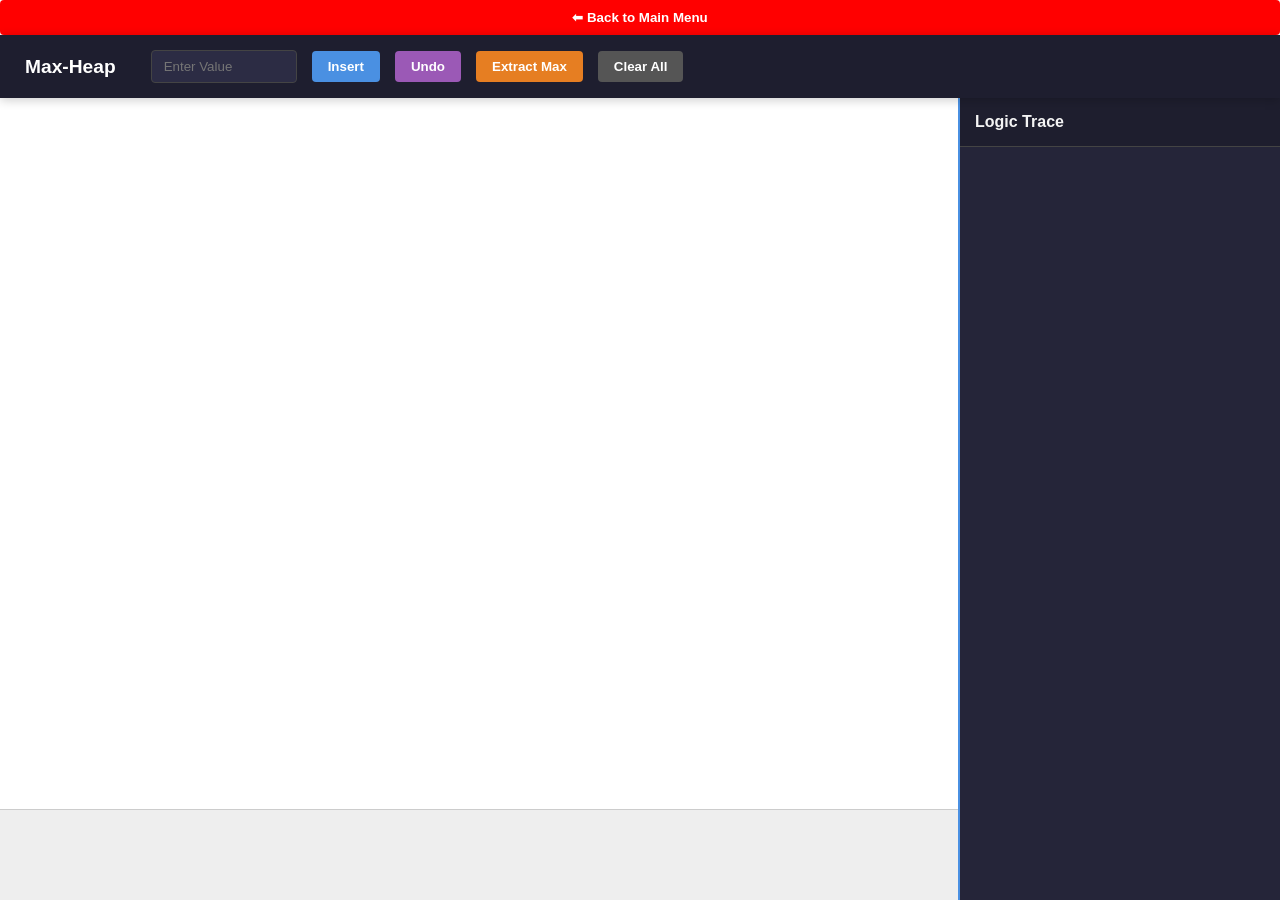
<file: Heap/index.html>
<!DOCTYPE html>
<html lang="en">
<head>
    <meta charset="UTF-8">
    <meta name="viewport" content="width=device-width, initial-scale=1.0">
    <title>Max-Heap Visualizer</title>
    <link rel="stylesheet" href="style.css">
</head>
<body>
    <button onclick="window.location.href='../dsaquest/index.html'" style="background:red; color:white; padding:10px;">
   ⬅ Back to Main Menu
</button>
    <div class="controls">
        <h2>Max-Heap</h2>
        <input type="number" id="heapInput" placeholder="Enter Value">
        <button onclick="handleInsert()">Insert</button>
        <button onclick="handleUndo()" style="background: #9b59b6;">Undo</button> 
        <button onclick="handleExtract()" class="extract">Extract Max</button>
        <button onclick="location.reload()" style="background: #555;">Clear All</button>
    </div>

    <div class="main-content">
        <div class="visualizer-area">
            <div id="heap-canvas"></div>
            <div id="array-visualizer" class="array-container"></div>
        </div>

        <div class="sidebar">
            <h3>Logic Trace</h3>
            <ul id="trace-list"></ul>
        </div>
    </div>
    
    <script src="heap_logic.js"></script>
</body>
</html>
</file>
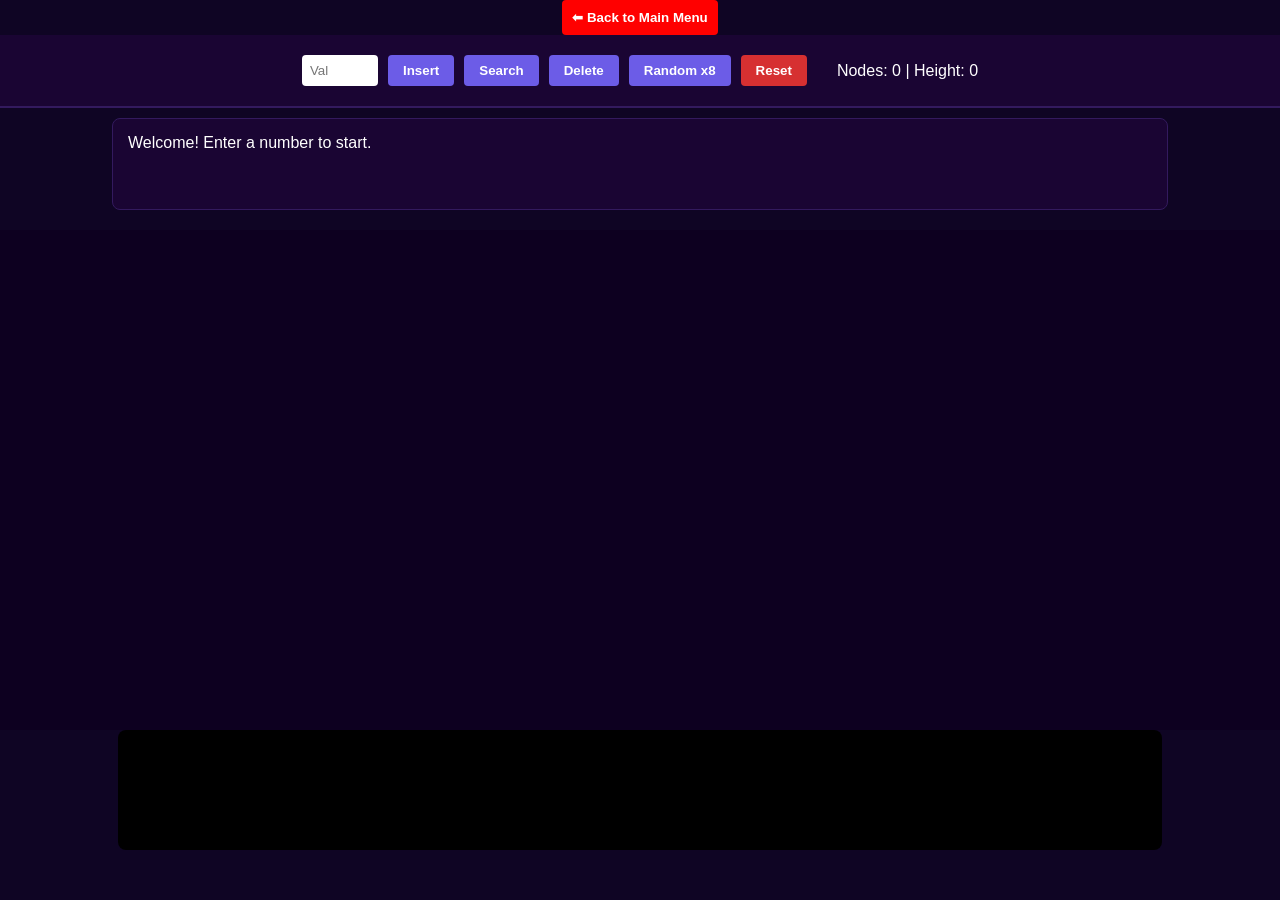
<file: rb.html>
<!DOCTYPE html>
<html lang="en">
<head>
    <meta charset="UTF-8">
    <meta name="viewport" content="width=device-width, initial-scale=1.0">
    <title>Red-Black Tree Visualizer</title>
    <style>
        body { font-family: sans-serif; background: #0f0524; color: #fff; display: flex; flex-direction: column; align-items: center; margin: 0; }
        .controls { background: #1a0533; padding: 20px; width: 100%; display: flex; justify-content: center; gap: 10px; border-bottom: 2px solid #331a5e; }
        input { padding: 8px; border-radius: 4px; border: none; width: 60px; }
        button { padding: 8px 15px; cursor: pointer; border-radius: 4px; border: none; background: #6c5ce7; color: white; font-weight: bold; }
        button:hover { background: #a29bfe; }
        
        #lrbt-svg { background: #0d0020; width: 100%; height: 500px; margin-top: 10px; }
        .explanation-box { padding: 15px; background: #1a0533; border: 1px solid #331a5e; width: 80%; margin: 10px; min-height: 60px; border-radius: 8px; }
        .hl-red { color: #ff6b6b; font-weight: bold; }
        .hl-green { color: #2ecc71; font-weight: bold; }
        .hl-yellow { color: #f1c40f; font-weight: bold; }
        
        #lrbt-log { font-family: monospace; font-size: 12px; background: #000; width: 80%; height: 100px; overflow-y: auto; padding: 10px; border-radius: 8px; }
    </style>
</head>
<body onload="lrbtInit()">

    <button onclick="window.location.href='../index.html'" style="background:red; color:white; padding:10px;">
   ⬅ Back to Main Menu
</button>

    <div class="controls">
        <input type="number" id="lrbt-val" placeholder="Val">
        <button onclick="lrbtInsert()">Insert</button>
        <button onclick="lrbtSearch()">Search</button>
        <button onclick="lrbtDelete()">Delete</button>
        <button onclick="lrbtRandom()">Random x8</button>
        <button onclick="lrbtReset()" style="background:#d63031">Reset</button>
        <div id="lrbt-stats" style="margin-left:20px; align-self:center">Nodes: 0 | Height: 0</div>
    </div>

    <div class="explanation-box" id="lrbt-explain">Welcome! Enter a number to start.</div>

    <svg id="lrbt-svg">
        <defs>
            <filter id="lrbt-g"><feGaussianBlur stdDeviation="3" result="blur"/><feComposite in="SourceGraphic" in2="blur" operator="over"/></filter>
            <filter id="lrbt-y"><feDropShadow dx="0" dy="0" stdDeviation="5" flood-color="#f1c40f"/></filter>
        </defs>
        <g id="lrbt-edges"></g>
        <g id="lrbt-nodes"></g>
    </svg>

    <div id="lrbt-log"></div>

    <script>
        const LRED = 0, LBLK = 1;
        class LRBTNode {
            constructor(v) {
                this.v = v; this.c = LRED; this.l = null; this.r = null;
                this.p = null; this.nil = false; this.x = 0; this.y = 0;
            }
        }

        let lrbtRoot = null, lrbtNIL = null, lrbtRunning = false, lrbtSize = 0;

        function lSleep(ms) { return new Promise(resolve => setTimeout(resolve, 600)); }

        function explain(id, msg) { document.getElementById('lrbt-explain').innerHTML = msg; }

        function llog(id, msg, type) {
            const log = document.getElementById('lrbt-log');
            log.innerHTML += `<div>> ${msg}</div>`;
            log.scrollTop = log.scrollHeight;
        }

        function lrbtInit() {
            lrbtNIL = { v: null, c: LBLK, l: null, r: null, p: null, nil: true, x: 0, y: 0 };
            lrbtNIL.p = lrbtNIL; lrbtNIL.l = lrbtNIL; lrbtNIL.r = lrbtNIL;
            lrbtRoot = lrbtNIL;
            lrbtSize = 0;
            lrbtDraw();
        }

        function lrbtReset() {
            if (lrbtRunning) return;
            lrbtInit();
            document.getElementById('lrbt-log').innerHTML = '';
            document.getElementById('lrbt-stats').textContent = 'Nodes: 0 | Height: 0';
            explain('rbt', 'Tree reset.');
        }

        async function lrbtInsert() {
            const inp = document.getElementById('lrbt-val');
            const v = parseInt(inp.value);
            if (isNaN(v)) return;
            inp.value = '';
            await lrbtInsertVal(v);
        }

        async function lrbtInsertVal(val) {
            if (lrbtRunning) return; lrbtRunning = true;
            
            let y = lrbtNIL, x = lrbtRoot;
            while (!x.nil) {
                y = x;
                if (val < x.v) x = x.l;
                else if (val > x.v) x = x.r;
                else { explain('rbt', 'Duplicate value!'); lrbtRunning = false; return; }
            }

            const z = new LRBTNode(val);
            z.p = y; z.l = lrbtNIL; z.r = lrbtNIL;
            if (y.nil) lrbtRoot = z;
            else if (val < y.v) y.l = z;
            else y.r = z;

            lrbtSize++;
            lrbtDrawHL(z, 'new');
            await lSleep(600);
            await lrbtInsertFix(z);
            
            lrbtRunning = false;
            updateStats();
            lrbtDraw();
        }

        async function lrbtInsertFix(z) {
            while (z.p.c === LRED) {
                if (z.p === z.p.p.l) {
                    let uncle = z.p.p.r;
                    if (uncle.c === LRED) { // Case 1
                        z.p.c = LBLK; uncle.c = LBLK; z.p.p.c = LRED;
                        z = z.p.p;
                    } else {
                        if (z === z.p.r) { // Case 2
                            z = z.p; lrbtRotL(z);
                        }
                        z.p.c = LBLK; z.p.p.c = LRED; // Case 3
                        lrbtRotR(z.p.p);
                    }
                } else {
                    let uncle = z.p.p.l;
                    if (uncle.c === LRED) {
                        z.p.c = LBLK; uncle.c = LBLK; z.p.p.c = LRED;
                        z = z.p.p;
                    } else {
                        if (z === z.p.l) {
                            z = z.p; lrbtRotR(z);
                        }
                        z.p.c = LBLK; z.p.p.c = LRED;
                        lrbtRotL(z.p.p);
                    }
                }
                lrbtDraw(); await lSleep(600);
            }
            lrbtRoot.c = LBLK;
        }

        function lrbtRotL(x) {
            const y = x.r; x.r = y.l;
            if (!y.l.nil) y.l.p = x;
            y.p = x.p;
            if (x.p.nil) lrbtRoot = y;
            else if (x === x.p.l) x.p.l = y;
            else x.p.r = y;
            y.l = x; x.p = y;
        }

        function lrbtRotR(x) {
            const y = x.l; x.l = y.r;
            if (!y.r.nil) y.r.p = x;
            y.p = x.p;
            if (x.p.nil) lrbtRoot = y;
            else if (x === x.p.r) x.p.r = y;
            else x.p.l = y;
            y.r = x; x.p = y;
        }

        function updateStats() {
            const h = lrbtHeight(lrbtRoot);
            document.getElementById('lrbt-stats').textContent = `Nodes: ${lrbtSize} | Height: ${h}`;
        }

        function lrbtHeight(n) { if (!n || n.nil) return 0; return 1 + Math.max(lrbtHeight(n.l), lrbtHeight(n.r)); }

        // Drawing Logic
        function lrbtAssignPos(n, x, y, sp, lh) {
            if (!n || n.nil) return; n.x = x; n.y = y;
            lrbtAssignPos(n.l, x - sp, y + lh, sp * 0.5, lh);
            lrbtAssignPos(n.r, x + sp, y + lh, sp * 0.5, lh);
        }

        function lrbtDrawHL(hlNode = null, hlType = null) {
            const svg = document.getElementById('lrbt-svg');
            const nodesG = document.getElementById('lrbt-nodes');
            const edgesG = document.getElementById('lrbt-edges');
            nodesG.innerHTML = ''; edgesG.innerHTML = '';
            if (lrbtRoot.nil) return;

            const W = svg.clientWidth, H = svg.clientHeight;
            lrbtAssignPos(lrbtRoot, W / 2, 40, W / 4, 60);

            const drawTree = (n) => {
                if (n.nil) return;
                if (!n.l.nil) {
                    const l = document.createElementNS('http://www.w3.org/2000/svg', 'line');
                    l.setAttribute('x1', n.x); l.setAttribute('y1', n.y);
                    l.setAttribute('x2', n.l.x); l.setAttribute('y2', n.l.y);
                    l.setAttribute('stroke', '#444'); edgesG.appendChild(l);
                    drawTree(n.l);
                }
                if (!n.r.nil) {
                    const l = document.createElementNS('http://www.w3.org/2000/svg', 'line');
                    l.setAttribute('x1', n.x); l.setAttribute('y1', n.y);
                    l.setAttribute('x2', n.r.x); l.setAttribute('y2', n.r.y);
                    l.setAttribute('stroke', '#444'); edgesG.appendChild(l);
                    drawTree(n.r);
                }
                const g = document.createElementNS('http://www.w3.org/2000/svg', 'g');
                const c = document.createElementNS('http://www.w3.org/2000/svg', 'circle');
                c.setAttribute('cx', n.x); c.setAttribute('cy', n.y); c.setAttribute('r', '18');
                c.setAttribute('fill', n.c === LRED ? '#e74c3c' : '#2c3e50');
                c.setAttribute('stroke', hlNode === n ? '#f1c40f' : '#fff');
                c.setAttribute('stroke-width', hlNode === n ? '4' : '2');
                
                const t = document.createElementNS('http://www.w3.org/2000/svg', 'text');
                t.setAttribute('x', n.x); t.setAttribute('y', n.y + 5);
                t.setAttribute('text-anchor', 'middle'); t.setAttribute('fill', '#fff');
                t.textContent = n.v;
                g.appendChild(c); g.appendChild(t); nodesG.appendChild(g);
            };
            drawTree(lrbtRoot);
        }

        function lrbtDraw() { lrbtDrawHL(); }

        async function lrbtRandom() {
            for(let i=0; i<8; i++) {
                await lrbtInsertVal(Math.floor(Math.random()*99)+1);
                await lSleep(200);
            }
        }
    </script>
</body>
</html>
</file>
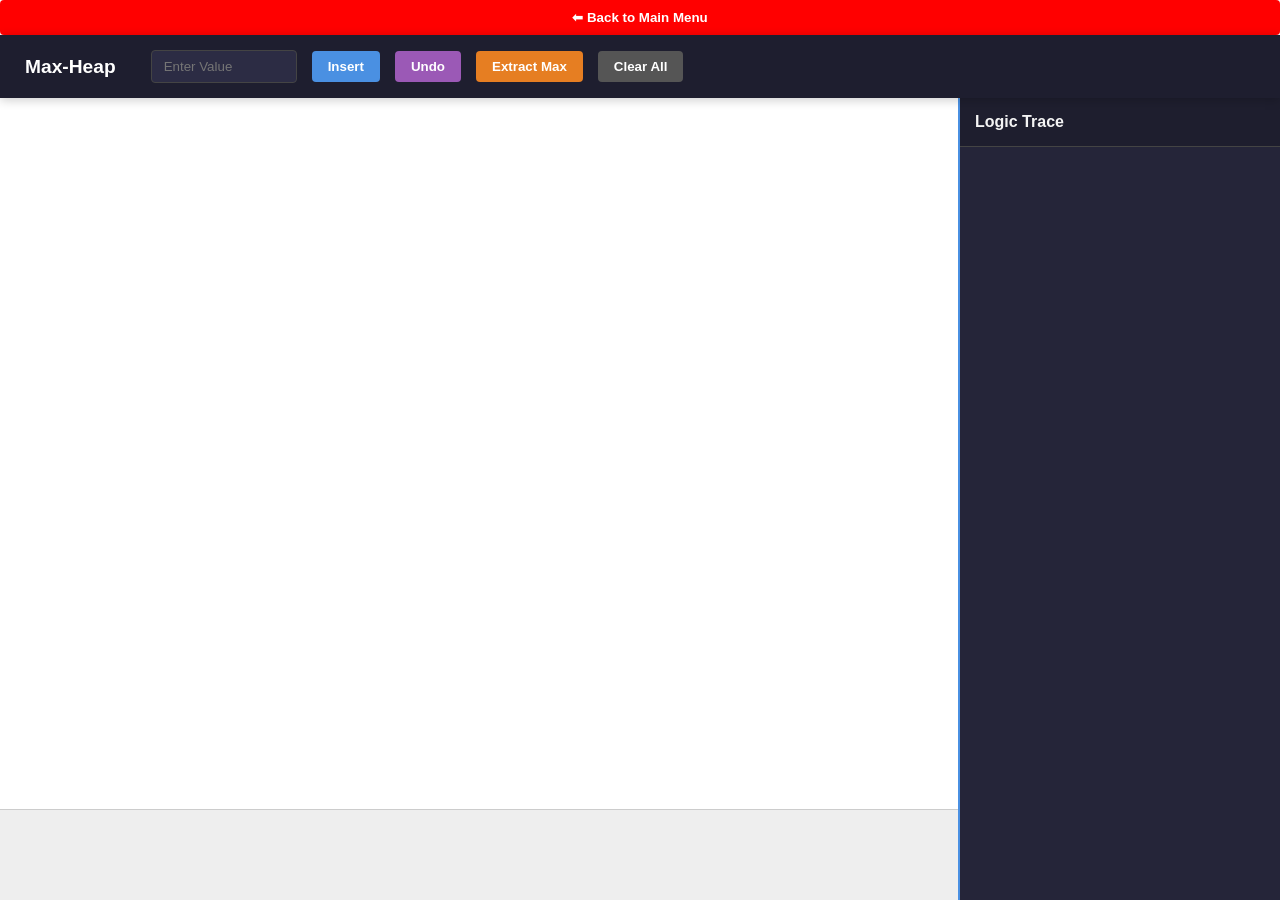
<file: Heap/heap.html>
<!DOCTYPE html>
<html lang="en">
<head>
    <meta charset="UTF-8">
    <meta name="viewport" content="width=device-width, initial-scale=1.0">
    <title>Max-Heap Visualizer</title>
    <link rel="stylesheet" href="style.css">
</head>
<body>
    <button onclick="window.location.href='../index.html'" style="background:red; color:white; padding:10px;">
   ⬅ Back to Main Menu
</button>
    <div class="controls">
        <h2>Max-Heap</h2>
        <input type="number" id="heapInput" placeholder="Enter Value">
        <button onclick="handleInsert()">Insert</button>
        <button onclick="handleUndo()" style="background: #9b59b6;">Undo</button> 
        <button onclick="handleExtract()" class="extract">Extract Max</button>
        <button onclick="location.reload()" style="background: #555;">Clear All</button>
    </div>

    <div class="main-content">
        <div class="visualizer-area">
            <div id="heap-canvas"></div>
            <div id="array-visualizer" class="array-container"></div>
        </div>

        <div class="sidebar">
            <h3>Logic Trace</h3>
            <ul id="trace-list"></ul>
        </div>
    </div>
    
    <script src="heap_logic.js"></script>
</body>
</html>
</file>
<file: b+ tree/style.css>
body {
    margin: 0;
    font-family: Arial, sans-serif;
    display: flex;
}

.container {
    display: flex;
    width: 100%;
    height: 100vh;
}

.sidebar {
    width: 280px;
    background: #2c3e50;
    color: white;
    padding: 20px;
    display: flex;
    flex-direction: column;
    gap: 10px;
}

.sidebar input,
.sidebar select,
.sidebar button {
    padding: 8px;
    border-radius: 5px;
    border: none;
}

.sidebar button {
    cursor: pointer;
}

.canvas-container {
    flex: 1;
    background: #f4f6f8;
    position: relative;
}

#treeCanvas {
    width: 100%;
    height: 100%;
}

.log {
    margin-top: 15px;
    font-size: 14px;
    max-height: 200px;
    overflow-y: auto;
}
</file>
<file: Heap/style.css>
:root {
    --primary: #4A90E2;
    --bg-dark: #1e1e2f;
    --sidebar-bg: #252539;
    --text-light: #f4f4f4;
    --node-size: 44px;
}

body, html {
    margin: 0;
    padding: 0;
    height: 100%;
    font-family: 'Segoe UI', sans-serif;
    background-color: #f8f9fa;
    display: flex;
    flex-direction: column;
}

/* 1. Header & Controls */
.controls {
    background: var(--bg-dark);
    padding: 15px 25px;
    display: flex;
    align-items: center;
    gap: 15px;
    box-shadow: 0 2px 10px rgba(0,0,0,0.2);
    z-index: 10;
}

.controls h2 { color: white; margin: 0; margin-right: 20px; font-size: 1.2rem; }

input {
    padding: 8px 12px;
    border-radius: 4px;
    border: 1px solid #444;
    background: #2c2c44;
    color: white;
    width: 120px;
}

button {
    padding: 8px 16px;
    cursor: pointer;
    background: var(--primary);
    color: white;
    border: none;
    border-radius: 4px;
    font-weight: 600;
    transition: 0.2s;
}

button:hover { background: #357abd; }
button.extract { background: #e67e22; }

/* 2. Main Layout - THE FIX */
.main-content {
    display: flex;
    flex: 1; /* Takes up remaining height */
    overflow: hidden;
}

/* Left Section: Tree + Array */
.visualizer-area {
    flex: 1; /* Grows to fill space */
    display: flex;
    flex-direction: column;
    position: relative;
    overflow: hidden; 
}

#heap-canvas {
    flex: 1;
    position: relative;
    background: white;
    overflow: auto; /* Allows scrolling if tree gets huge */
}

/* 3. The Logic Trace Sidebar - THE FIX */
.sidebar {
    width: 320px; /* Fixed width so it doesn't move */
    background: var(--sidebar-bg);
    color: var(--text-light);
    display: flex;
    flex-direction: column;
    border-left: 2px solid var(--primary);
}

.sidebar h3 {
    padding: 15px;
    margin: 0;
    background: rgba(0,0,0,0.2);
    font-size: 1rem;
    border-bottom: 1px solid #444;
}

#trace-list {
    list-style: none;
    padding: 15px;
    margin: 0;
    overflow-y: auto;
    font-family: 'Courier New', Courier, monospace;
    font-size: 0.9rem;
}

#trace-list li {
    margin-bottom: 10px;
    padding-bottom: 5px;
    border-bottom: 1px solid #3d3d5c;
    line-height: 1.4;
    animation: slideIn 0.3s ease;
}

/* 4. Tree Nodes & Array Boxes */
.node {
    position: absolute;
    width: var(--node-size);
    height: var(--node-size);
    background: var(--primary);
    color: white;
    border-radius: 50%;
    display: flex;
    align-items: center;
    justify-content: center;
    font-weight: bold;
    box-shadow: 0 3px 6px rgba(0,0,0,0.15);
    z-index: 5;
    transition: all 0.5s ease;
}

.array-container {
    height: 90px;
    background: #eee;
    display: flex;
    align-items: center;
    padding: 0 20px;
    gap: 10px;
    overflow-x: auto;
    border-top: 1px solid #ccc;
}

.array-box {
    min-width: 45px;
    height: 45px;
    background: white;
    border: 2px solid var(--primary);
    display: flex;
    align-items: center;
    justify-content: center;
    position: relative;
    font-weight: bold;
}

.index {
    position: absolute;
    top: -18px;
    font-size: 11px;
    color: #666;
}

@keyframes slideIn {
    from { opacity: 0; transform: translateX(20px); }
    to { opacity: 1; transform: translateX(0); }
}
</file>
